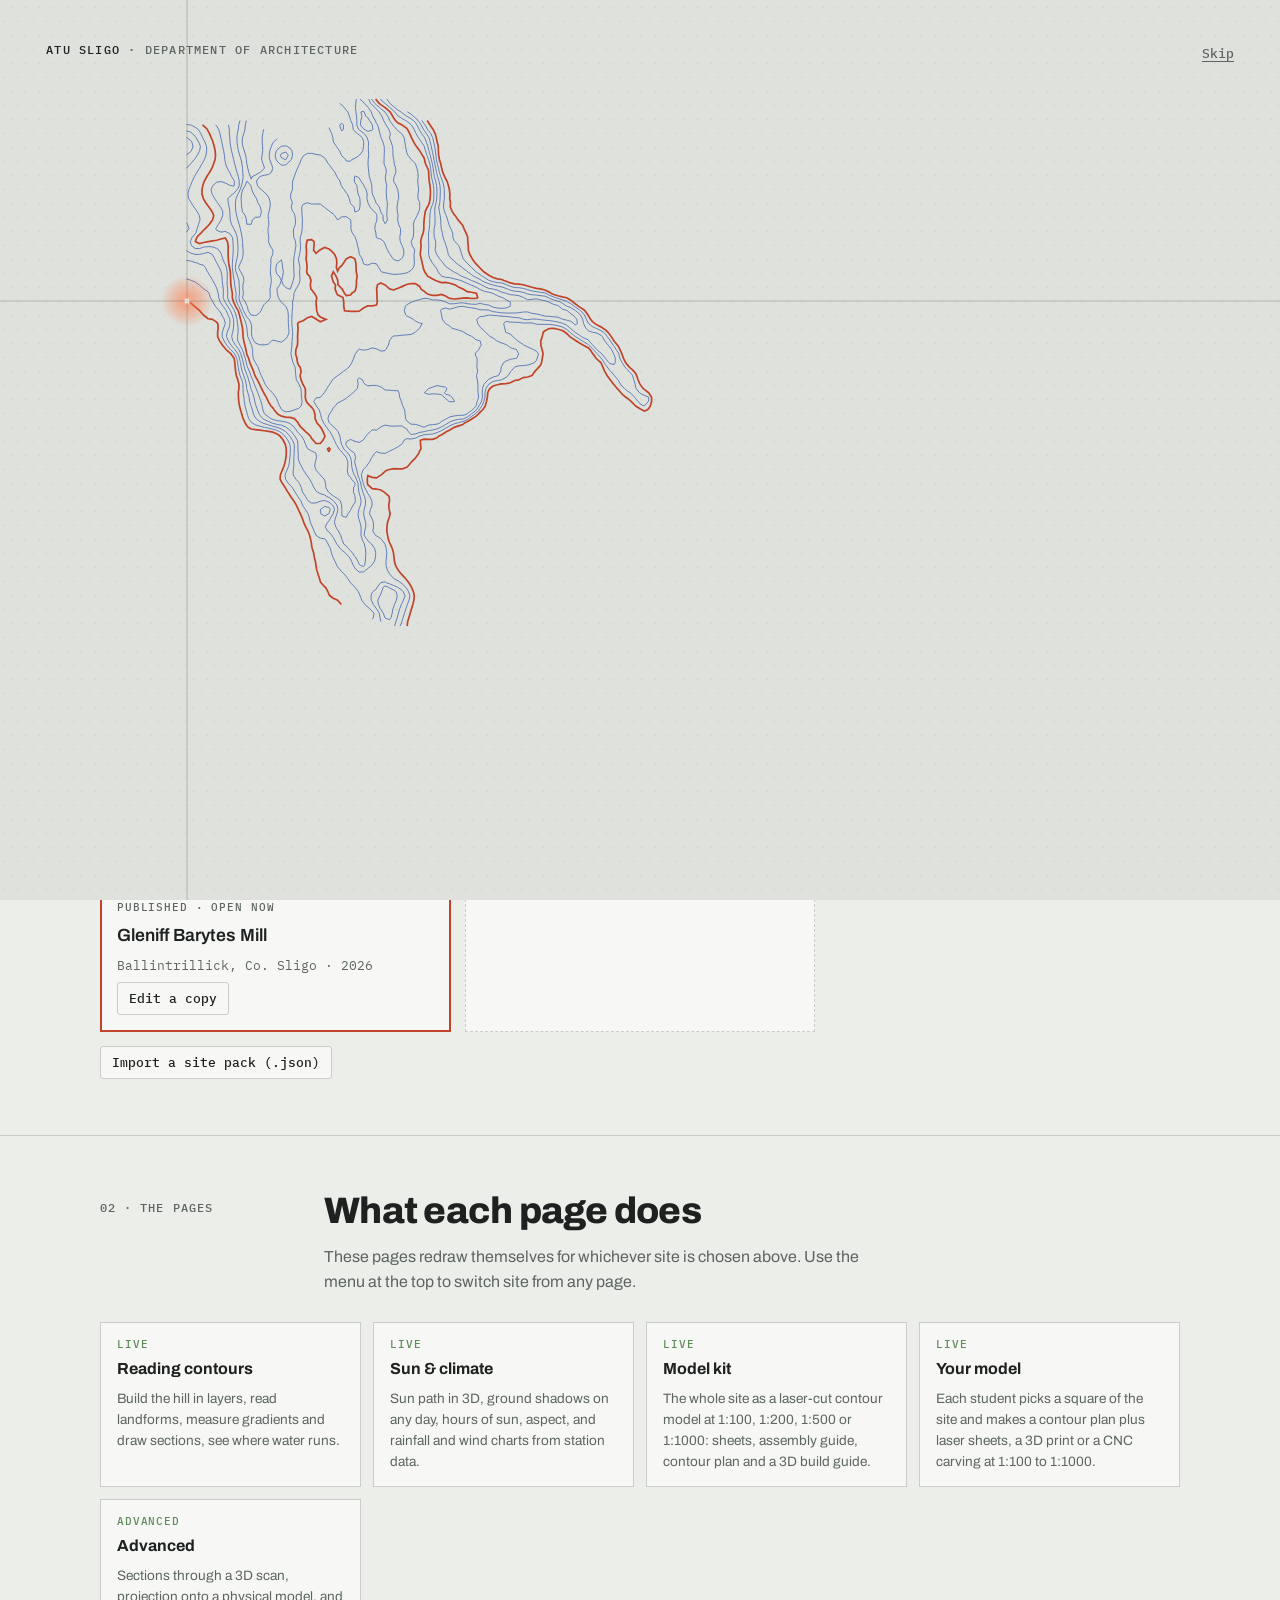
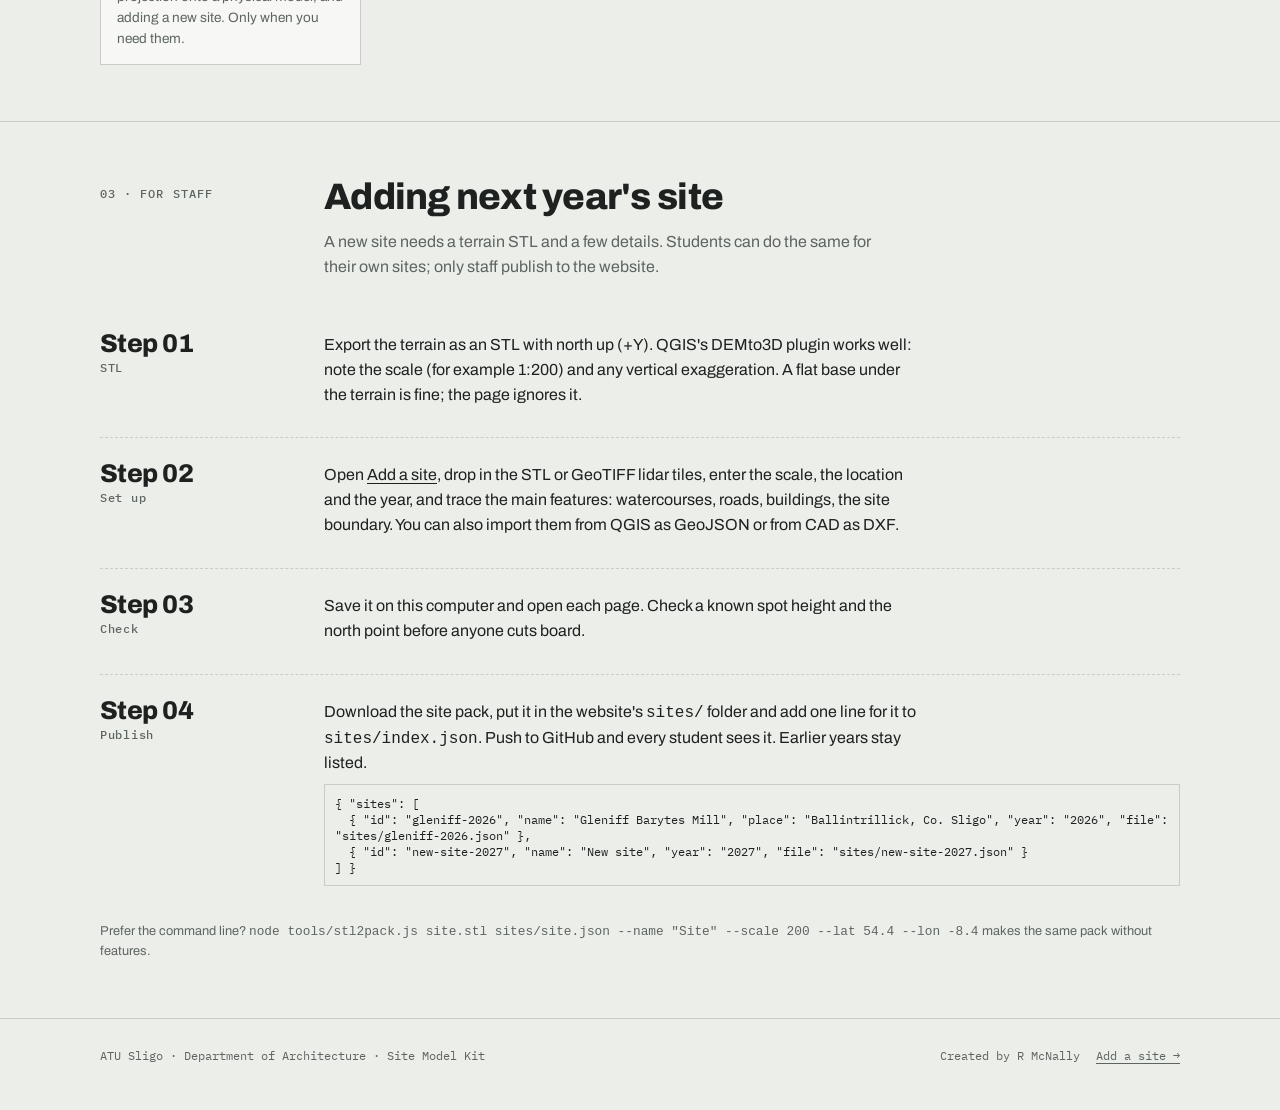
<file: index.html>
<!doctype html>
<html lang="en">
<head>
<meta charset="utf-8">
<meta name="viewport" content="width=device-width,initial-scale=1,viewport-fit=cover">
<title>Site Model Kit</title>
<meta name="description" content="Turn any site survey STL into contour drawings, sun and shadow studies and laser-cut site models. ATU Sligo, Department of Architecture.">
<link rel="preconnect" href="https://fonts.googleapis.com">
<link rel="preconnect" href="https://fonts.gstatic.com" crossorigin>
<link rel="stylesheet" href="https://fonts.googleapis.com/css2?family=Archivo:wght@400;600;800&family=IBM+Plex+Mono:wght@400;500&display=swap">
<link rel="stylesheet" href="css/site.css">
<link rel="stylesheet" href="css/contours.css">
<link rel="stylesheet" href="css/pages.css">
<link rel="stylesheet" href="css/kit.css">
<link rel="stylesheet" href="css/splash.css">
<script>
/* Splash gate: runs before paint so the home page never flashes first. Plays once per browser session;
   add ?intro to the address to replay it (?intro=laser or ?intro=sweep to choose). See js/splash.js. */
(function () {
  var d = document.documentElement, f = /[?&]intro\b/.test(location.search), seen = false;
  try { seen = sessionStorage.getItem('sitekit-intro') === '1'; } catch (e) { }
  var reduce = matchMedia('(prefers-reduced-motion: reduce)').matches;
  if (f || (!seen && !reduce)) {
    d.classList.add('intro-pending');
    setTimeout(function () { if (!window.__introStarted) d.classList.remove('intro-pending'); }, 4000);   // safety net
  }
})();
</script>
</head>
<body>
<header class="top" id="top"></header>

<main>
  <div class="wrap hero">
    <div>
      <div class="eyebrow">ATU Sligo · Department of Architecture · Site Model Kit</div>
      <h1>Any site, layer by <em>layer</em>.</h1>
      <p class="lede">Load a terrain STL and this website turns it into a contour lesson, sun and shadow studies, a laser-cut model kit for the whole site, and a model of each student's own square. Every page works from the site chosen here.</p>
      <p class="onpage"><a href="#sites">Sites</a> · <a href="#pages">The pages</a> · <a href="#staff">For staff</a></p>
    </div>
    <dl class="spec" id="spec">
      <div><dt>Site</dt><dd id="sName">—</dd></div>
      <div><dt>Year</dt><dd id="sYear">—</dd></div>
      <div><dt>Survey extent</dt><dd id="sSize">—</dd></div>
      <div><dt>Ground levels</dt><dd id="sLevels">—</dd></div>
      <div><dt>Location</dt><dd id="sLoc">—</dd></div>
      <div><dt>Features</dt><dd id="sFeat">—</dd></div>
    </dl>
  </div>

  <section id="sites">
    <div class="wrap">
      <div class="sec-head">
        <div class="eyebrow">01 · Sites</div>
        <div>
          <h2>Choose a site</h2>
          <p>Sites published with the website are available to everyone. Sites you add yourself are kept in this browser on this computer until you download them as a site pack.</p>
        </div>
      </div>
      <div class="sitegrid" id="siteGrid"></div>
      <div class="row" style="margin-top:14px">
        <label class="btnlink" for="importPack">Import a site pack (.json)</label>
        <input type="file" id="importPack" accept=".json,application/json" hidden>
        <span class="small" id="importMsg"></span>
      </div>
    </div>
  </section>

  <section id="pages">
    <div class="wrap">
      <div class="sec-head">
        <div class="eyebrow">02 · The pages</div>
        <div>
          <h2>What each page does</h2>
          <p>These pages redraw themselves for whichever site is chosen above. Use the menu at the top to switch site from any page.</p>
        </div>
      </div>
      <div class="pages" id="pageCards">
        <a class="pagecard" data-page="contours.html" href="contours.html"><span class="st live">Live</span><strong>Reading contours</strong><span>Build the hill in layers, read landforms, measure gradients and draw sections, see where water runs.</span></a>
        <a class="pagecard" data-page="sun.html" href="sun.html"><span class="st live">Live</span><strong>Sun &amp; climate</strong><span>Sun path in 3D, ground shadows on any day, hours of sun, aspect, and rainfall and wind charts from station data.</span></a>
        <a class="pagecard" data-page="kit.html" href="kit.html"><span class="st live">Live</span><strong>Model kit</strong><span>The whole site as a laser-cut contour model at 1:100, 1:200, 1:500 or 1:1000: sheets, assembly guide, contour plan and a 3D build guide.</span></a>
        <a class="pagecard" data-page="model.html" href="model.html"><span class="st live">Live</span><strong>Your model</strong><span>Each student picks a square of the site and makes a contour plan plus laser sheets, a 3D print or a CNC carving at 1:100 to 1:1000.</span></a>
        <a class="pagecard" data-page="advanced.html" href="advanced.html"><span class="st live">Advanced</span><strong>Advanced</strong><span>Sections through a 3D scan, projection onto a physical model, and adding a new site. Only when you need them.</span></a>
      </div>
    </div>
  </section>

  <section id="staff">
    <div class="wrap">
      <div class="sec-head">
        <div class="eyebrow">03 · For staff</div>
        <div>
          <h2>Adding next year's site</h2>
          <p>A new site needs a terrain STL and a few details. Students can do the same for their own sites; only staff publish to the website.</p>
        </div>
      </div>
      <ol class="steps">
        <li><div class="n">STL</div><div><p>Export the terrain as an STL with north up (+Y). QGIS's DEMto3D plugin works well: note the scale (for example 1:200) and any vertical exaggeration. A flat base under the terrain is fine; the page ignores it.</p></div></li>
        <li><div class="n">Set up</div><div><p>Open <a href="setup.html">Add a site</a>, drop in the STL or GeoTIFF lidar tiles, enter the scale, the location and the year, and trace the main features: watercourses, roads, buildings, the site boundary. You can also import them from QGIS as GeoJSON or from CAD as DXF.</p></div></li>
        <li><div class="n">Check</div><div><p>Save it on this computer and open each page. Check a known spot height and the north point before anyone cuts board.</p></div></li>
        <li><div class="n">Publish</div><div><p>Download the site pack, put it in the website's <code>sites/</code> folder and add one line for it to <code>sites/index.json</code>. Push to GitHub and every student sees it. Earlier years stay listed.</p>
          <code class="blk">{ "sites": [
  { "id": "gleniff-2026", "name": "Gleniff Barytes Mill", "place": "Ballintrillick, Co. Sligo", "year": "2026", "file": "sites/gleniff-2026.json" },
  { "id": "new-site-2027", "name": "New site", "year": "2027", "file": "sites/new-site-2027.json" }
] }</code></div></li>
      </ol>
      <p class="small" style="margin-top:14px">Prefer the command line? <code>node tools/stl2pack.js site.stl sites/site.json --name "Site" --scale 200 --lat 54.4 --lon -8.4</code> makes the same pack without features.</p>
    </div>
  </section>
</main>

<footer>
  <div class="wrap"><span>ATU Sligo · Department of Architecture · Site Model Kit</span><span class="credit">Created by R McNally</span><a href="setup.html">Add a site →</a></div>
</footer>

<script src="js/sitekit.js"></script>
<script src="js/splash.js"></script>
<script src="js/site.js"></script>
<script src="js/home.js"></script>
</body>
</html>
</file>
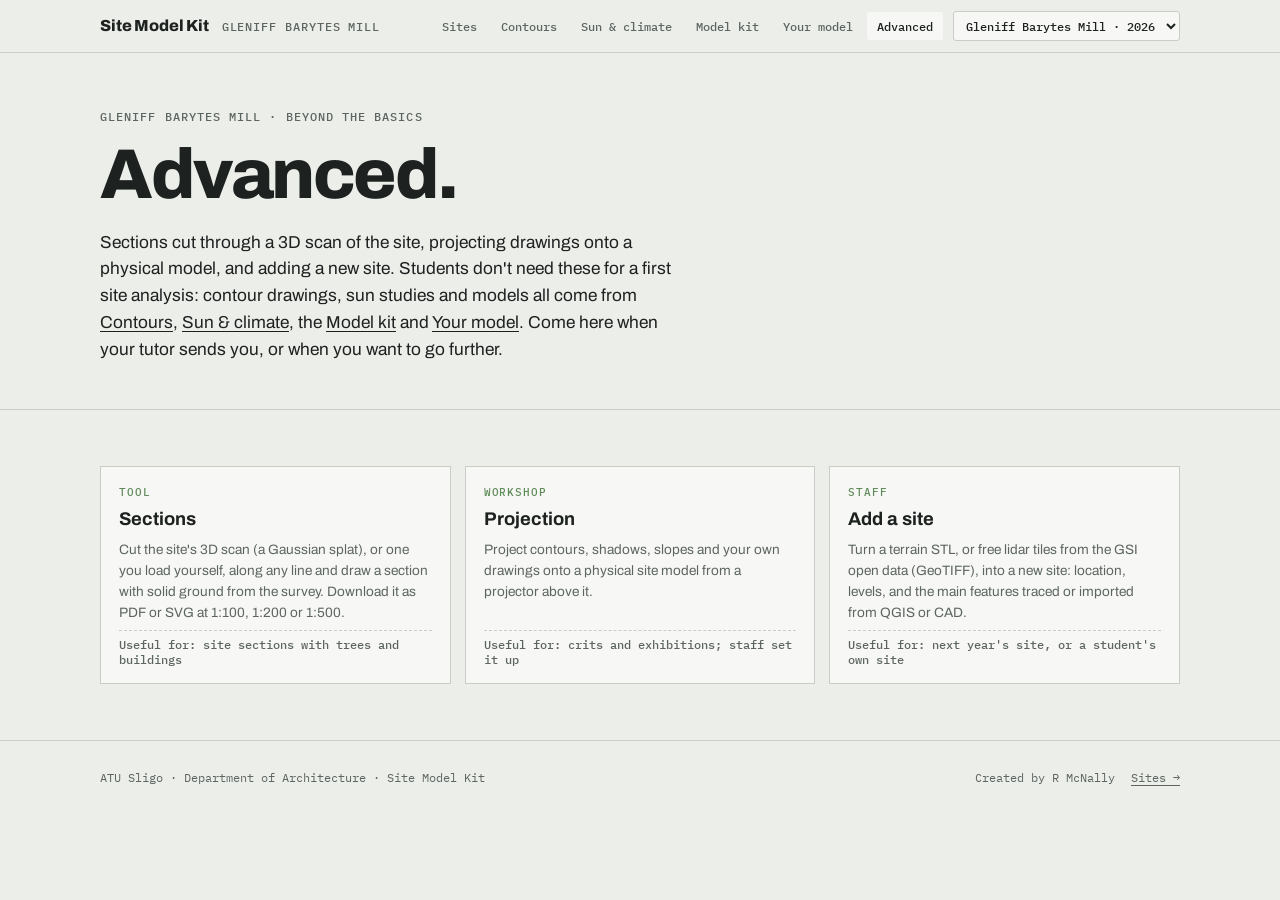
<file: advanced.html>
<!doctype html>
<html lang="en">
<head>
<meta charset="utf-8">
<meta name="viewport" content="width=device-width,initial-scale=1,viewport-fit=cover">
<title>Site Model Kit Advanced</title>
<meta name="description" content="Advanced tools in the Site Model Kit: sections through a 3D scan of the site, projection onto a physical model, and adding a new site. ATU Sligo, Department of Architecture.">
<link rel="preconnect" href="https://fonts.googleapis.com">
<link rel="preconnect" href="https://fonts.gstatic.com" crossorigin>
<link rel="stylesheet" href="https://fonts.googleapis.com/css2?family=Archivo:wght@400;600;800&family=IBM+Plex+Mono:wght@400;500&display=swap">
<link rel="stylesheet" href="css/site.css">
<link rel="stylesheet" href="css/contours.css">
<link rel="stylesheet" href="css/pages.css">
<link rel="stylesheet" href="css/kit.css">
<style>
.adv{display:grid;grid-template-columns:repeat(auto-fit,minmax(250px,1fr));gap:14px}
.adv .pagecard{padding:18px 18px 16px}
.adv .pagecard strong{font-size:1.15rem}
.adv .pagecard .need{font:500 .72rem var(--mono);color:var(--muted);margin-top:auto;padding-top:6px;border-top:1px dashed var(--rule)}
</style>
</head>
<body>
<header class="top" id="top"></header>

<main>
  <div class="wrap hero">
    <div>
      <div class="eyebrow"><span data-site="name">The site</span> · beyond the basics</div>
      <h1>Advanced.</h1>
      <p class="lede">Sections cut through a 3D scan of the site, projecting drawings onto a physical model, and adding a new site. Students don't need these for a first site analysis: contour drawings, sun studies and models all come from <a href="contours.html" data-sitelink>Contours</a>, <a href="sun.html" data-sitelink>Sun &amp; climate</a>, the <a href="kit.html" data-sitelink>Model kit</a> and <a href="model.html" data-sitelink>Your model</a>. Come here when your tutor sends you, or when you want to go further.</p>
    </div>
  </div>

  <section>
    <div class="wrap">
      <div class="adv">
        <a class="pagecard" href="sections.html" data-sitelink><span class="st live">Tool</span><strong>Sections</strong><span>Cut the site's 3D scan (a Gaussian splat), or one you load yourself, along any line and draw a section with solid ground from the survey. Download it as PDF or SVG at 1:100, 1:200 or 1:500.</span><span class="need">Useful for: site sections with trees and buildings</span></a>
        <a class="pagecard" href="project.html" data-sitelink><span class="st live">Workshop</span><strong>Projection</strong><span>Project contours, shadows, slopes and your own drawings onto a physical site model from a projector above it.</span><span class="need">Useful for: crits and exhibitions; staff set it up</span></a>
        <a class="pagecard" href="setup.html"><span class="st live">Staff</span><strong>Add a site</strong><span>Turn a terrain STL, or free lidar tiles from the GSI open data (GeoTIFF), into a new site: location, levels, and the main features traced or imported from QGIS or CAD.</span><span class="need">Useful for: next year's site, or a student's own site</span></a>
      </div>
    </div>
  </section>
</main>

<footer>
  <div class="wrap"><span>ATU Sligo · Department of Architecture · Site Model Kit</span><span class="credit">Created by R McNally</span><a href="index.html" data-sitelink>Sites →</a></div>
</footer>

<script src="js/sitekit.js"></script>
<script src="js/site.js"></script>
<script>
(async function () { const G = await window.loadSite('advanced.html', { allowEmpty: true }); if (G) fillSite(G); })();
</script>
</body>
</html>
</file>
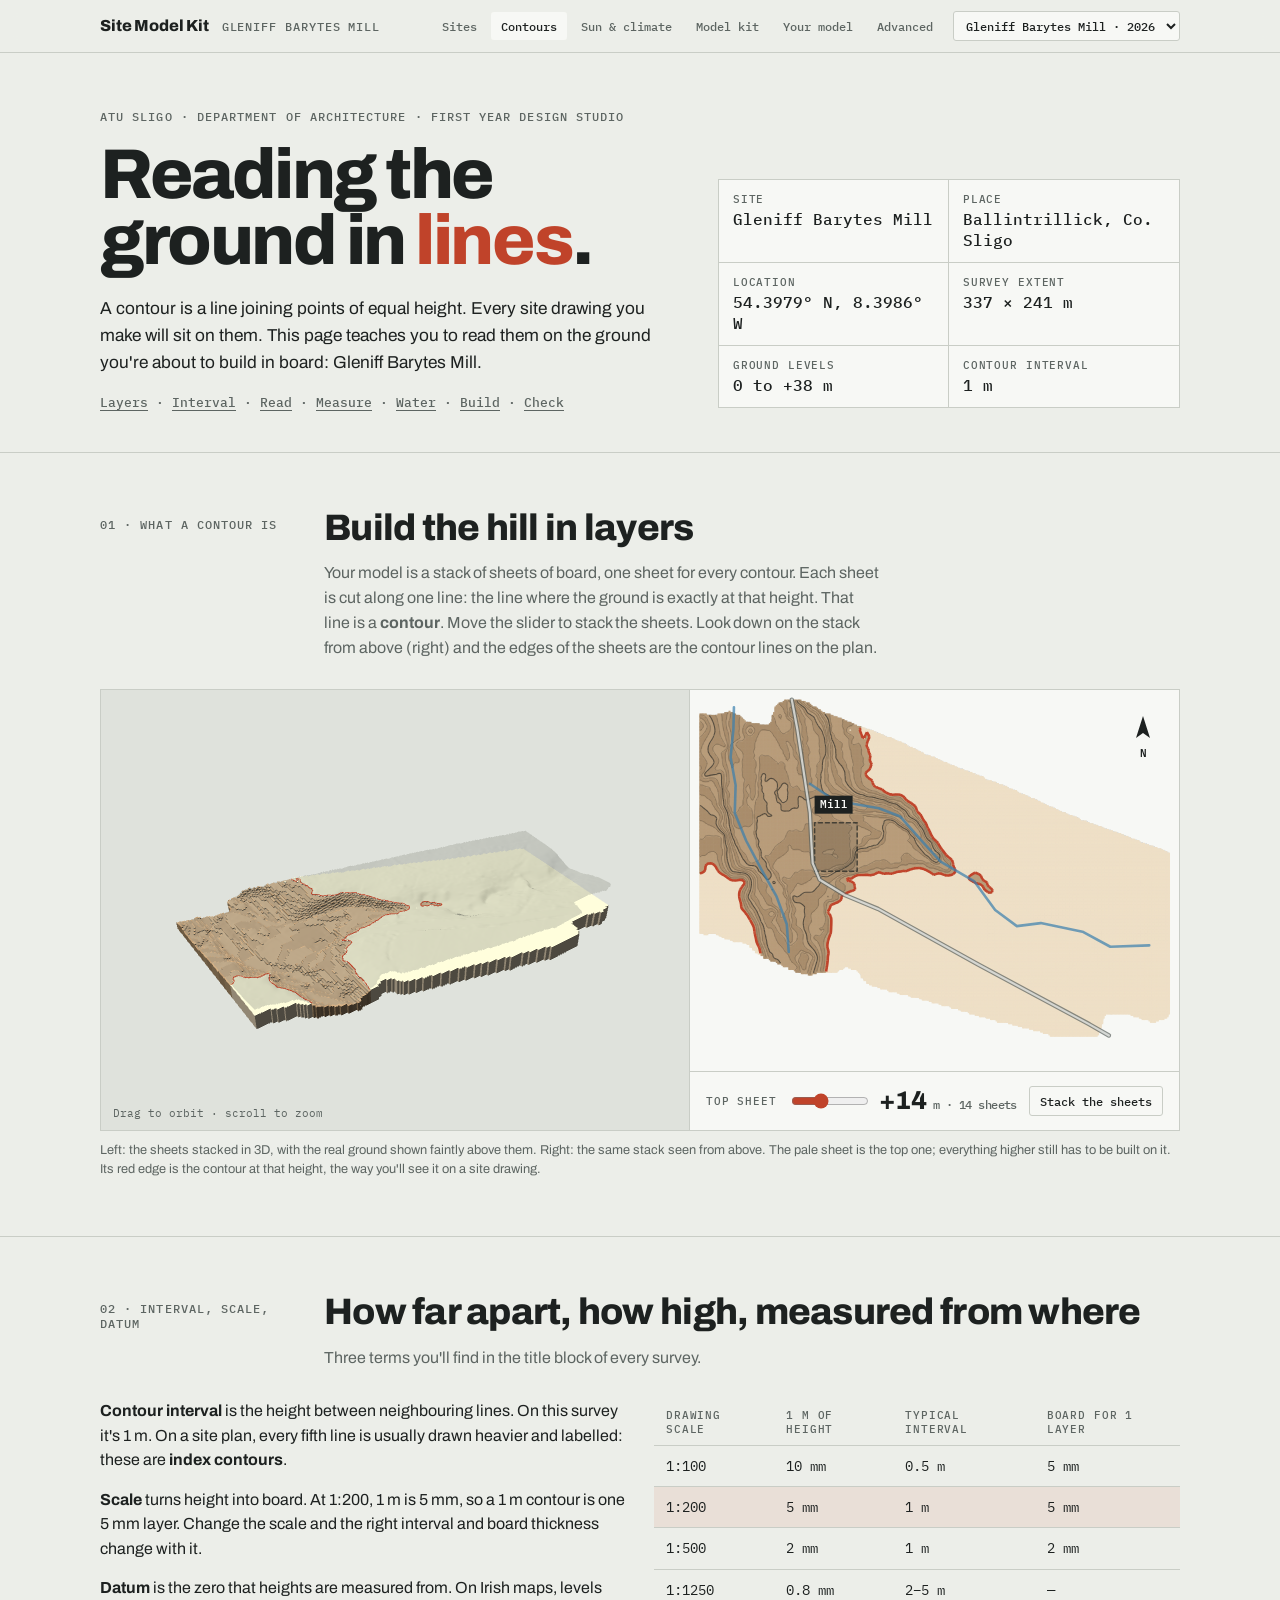
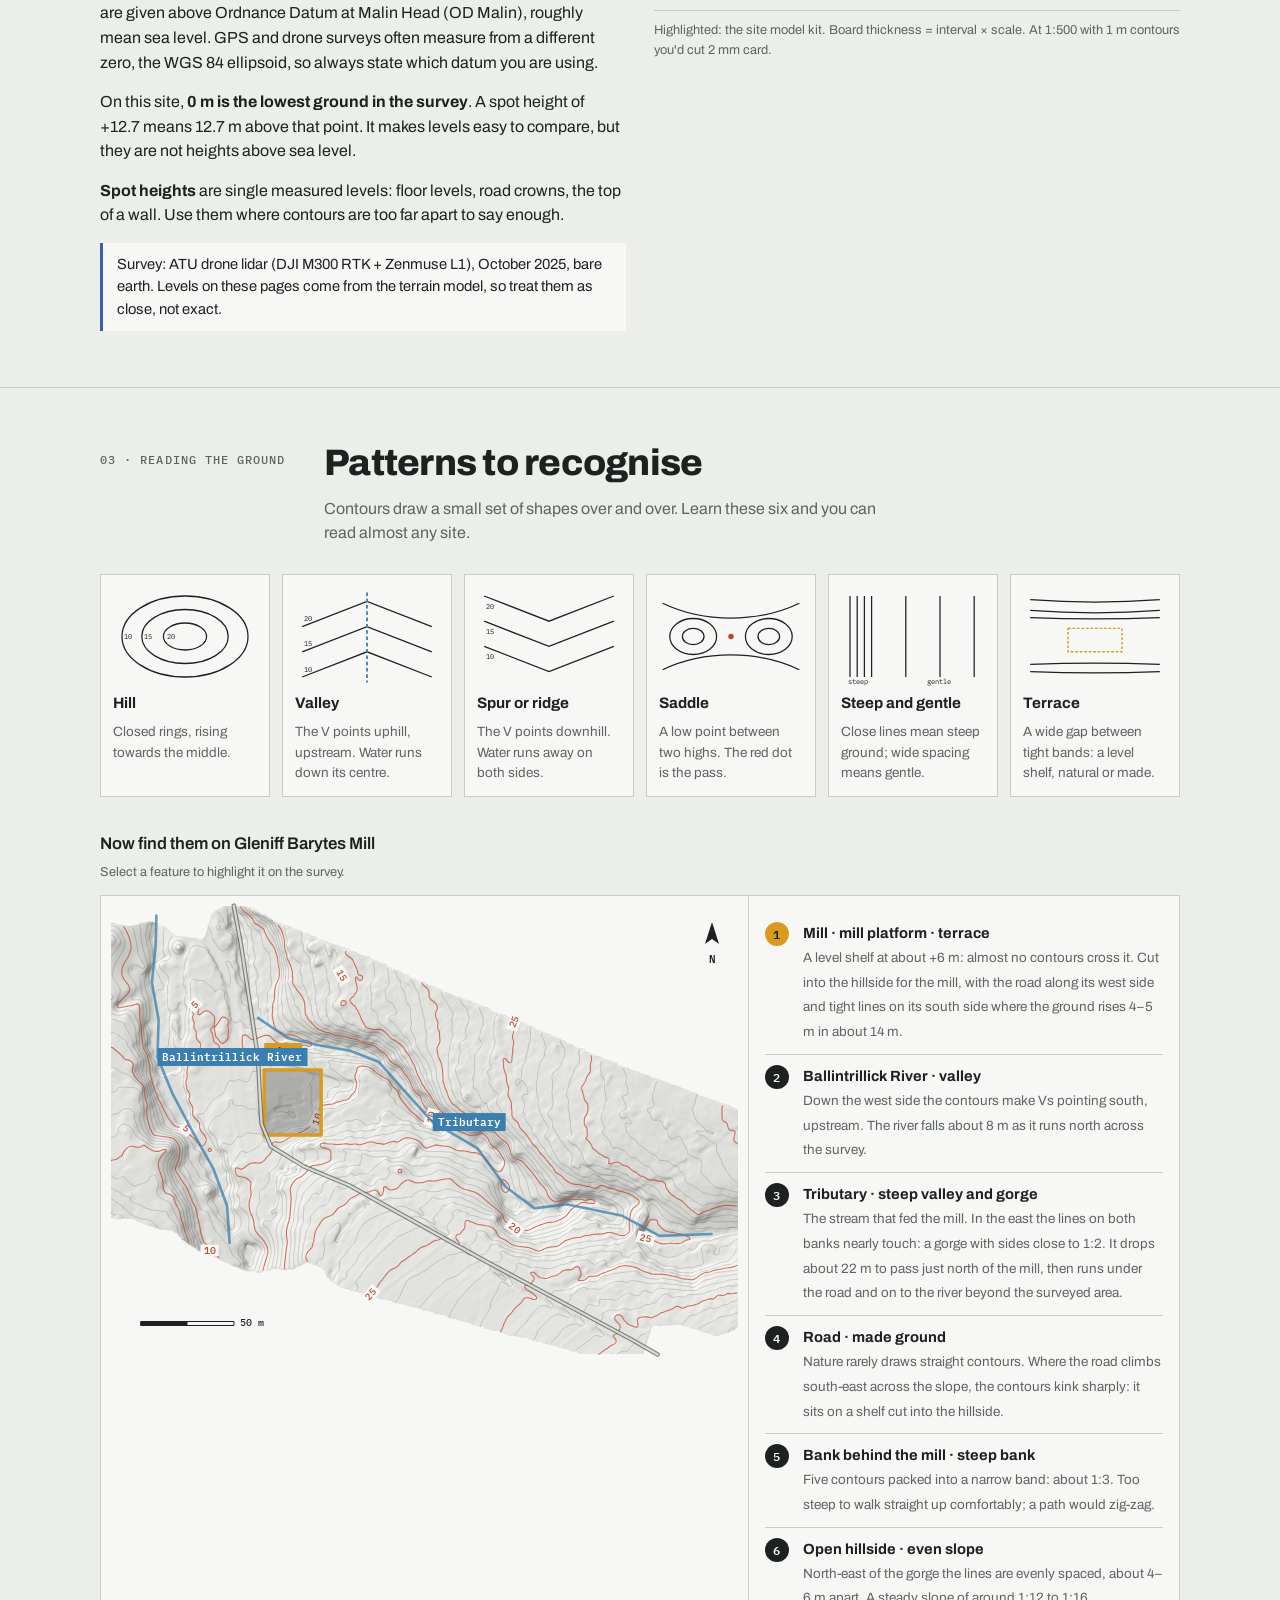
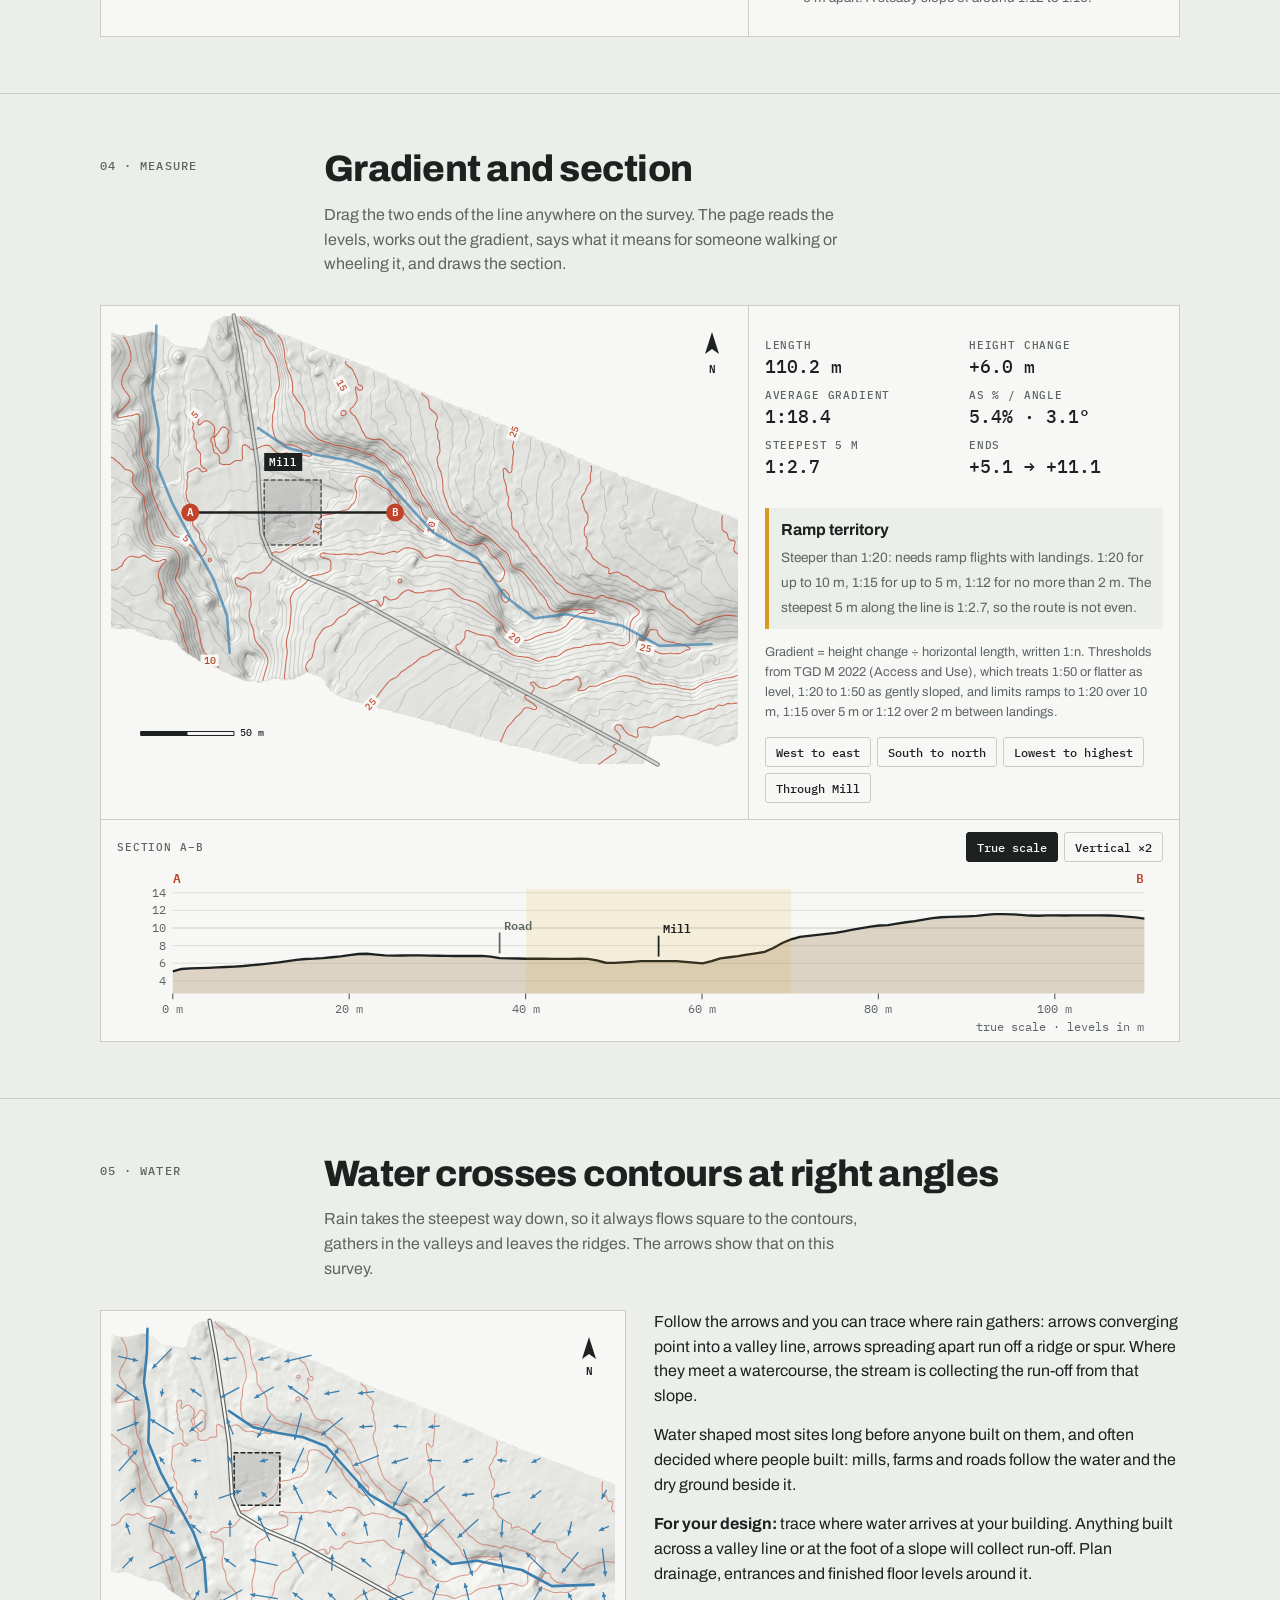
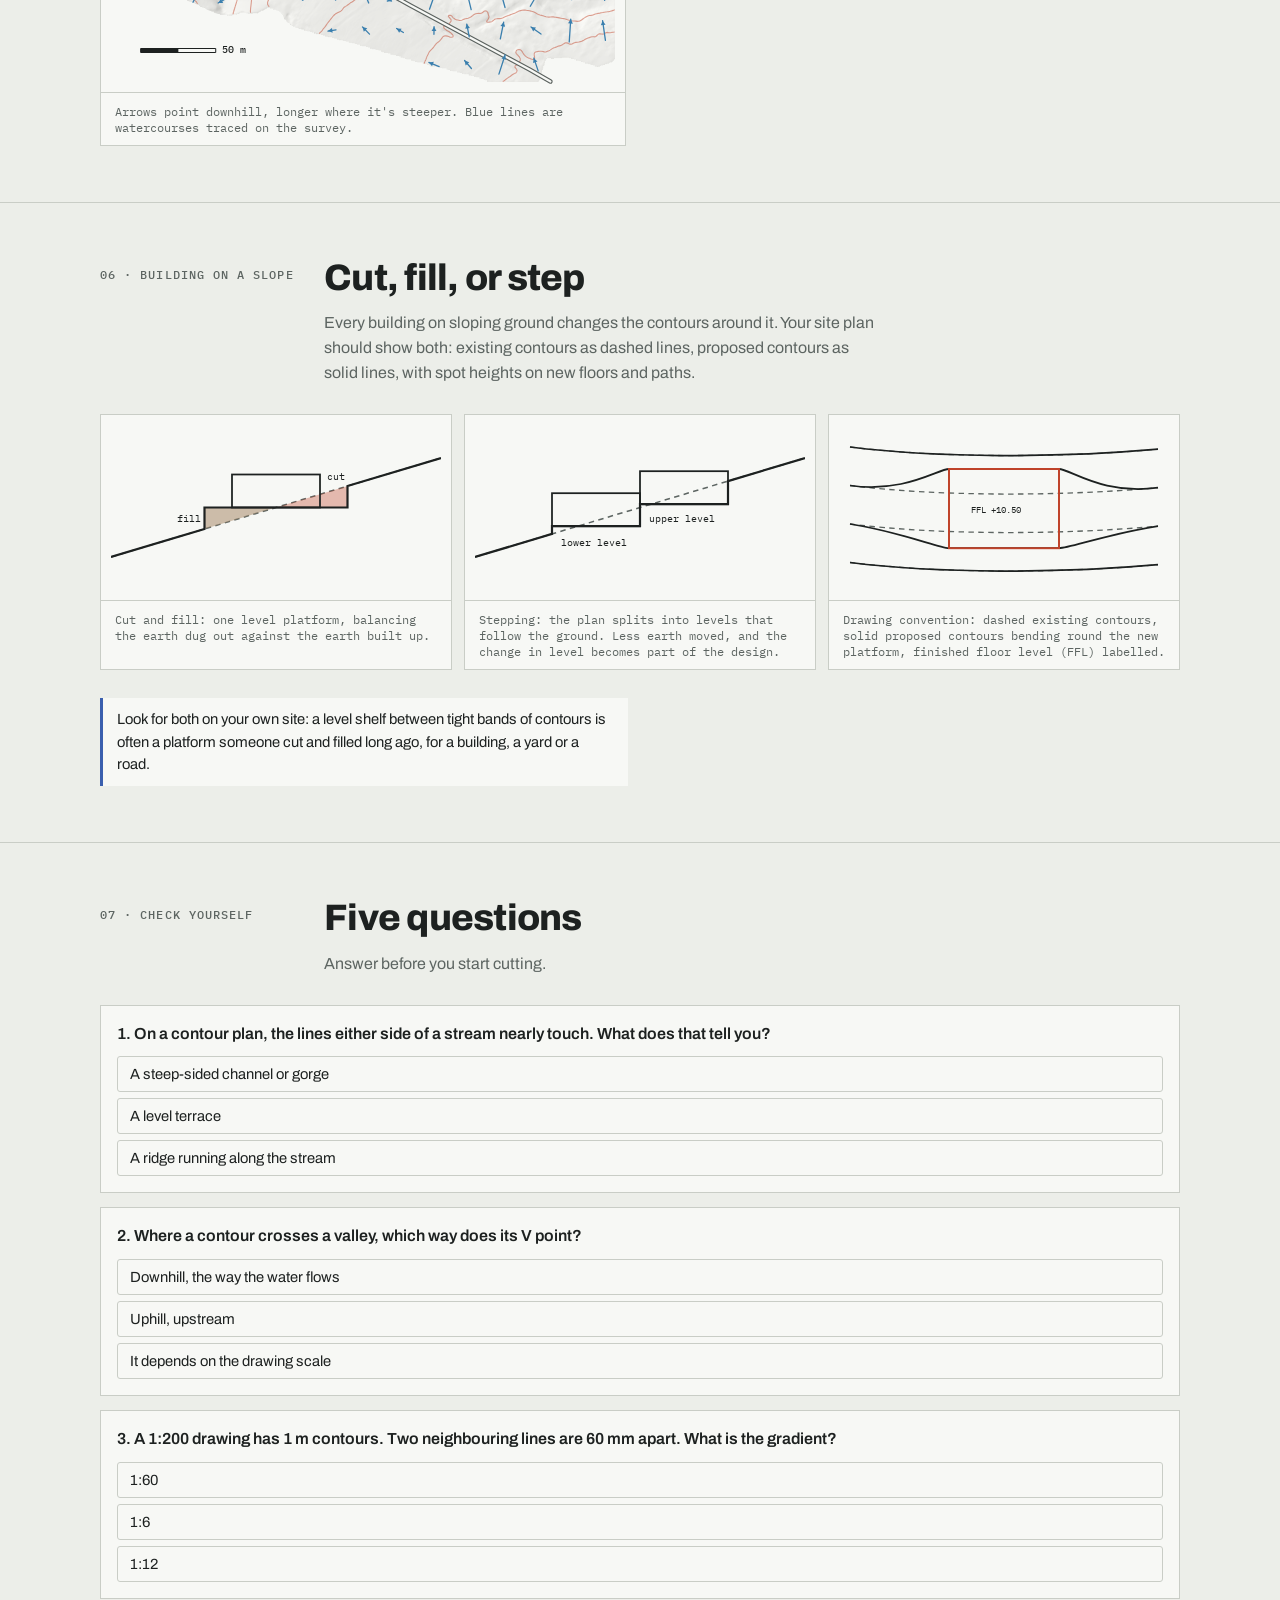
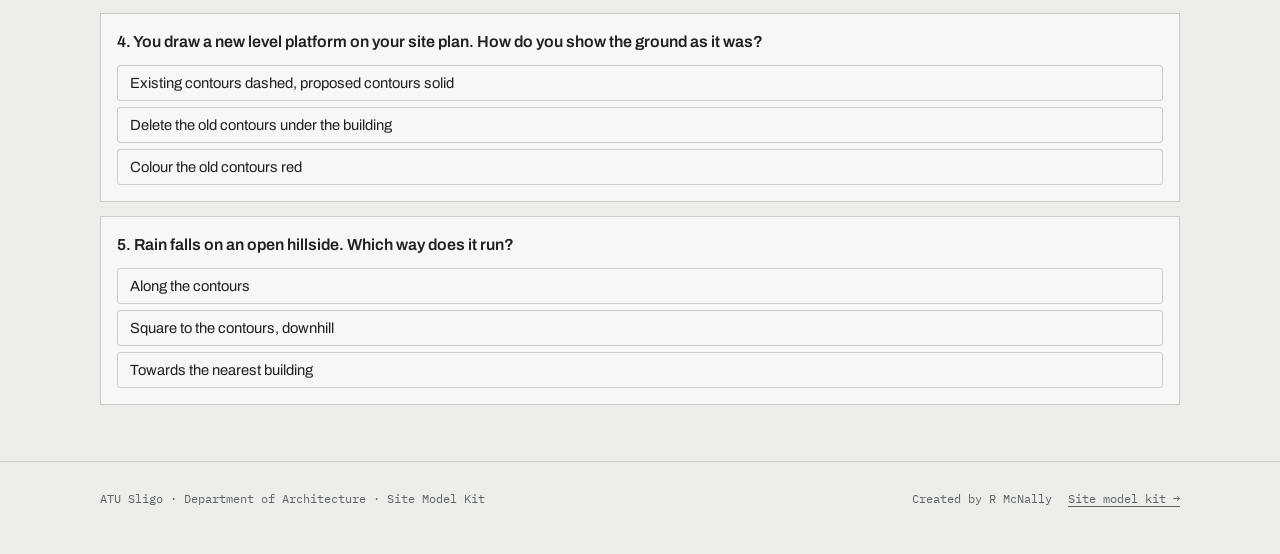
<file: contours.html>
<!doctype html>
<html lang="en">
<head>
<meta charset="utf-8">
<meta name="viewport" content="width=device-width,initial-scale=1,viewport-fit=cover">
<title>Reading Contours</title>
<meta name="description" content="An introduction to contours for first-year architecture students, taught on the real terrain of your site. ATU Sligo, Department of Architecture.">
<link rel="preconnect" href="https://fonts.googleapis.com">
<link rel="preconnect" href="https://fonts.gstatic.com" crossorigin>
<link rel="stylesheet" href="https://fonts.googleapis.com/css2?family=Archivo:wght@400;600;800&family=IBM+Plex+Mono:wght@400;500&display=swap">
<link rel="stylesheet" href="css/site.css">
<link rel="stylesheet" href="css/pages.css">
<link rel="stylesheet" href="css/contours.css">
<link rel="stylesheet" href="css/kit.css">
</head>
<body>

<header class="top" id="top"></header>

<main>
  <div class="wrap hero">
    <div>
      <div class="eyebrow">ATU Sligo · Department of Architecture · First Year Design Studio</div>
      <h1>Reading the ground in <em>lines</em>.</h1>
      <p class="lede">A contour is a line joining points of equal height. Every site drawing you make will sit on them. This page teaches you to read them on the ground you're about to build in board: <span data-site="name">the site</span>.</p>
      <p class="onpage"><a href="#slice">Layers</a> · <a href="#interval">Interval</a> · <a href="#read">Read</a> · <a href="#measure">Measure</a> · <a href="#water">Water</a> · <a href="#build">Build</a> · <a href="#check">Check</a></p>
    </div>
    <dl class="spec">
      <div><dt>Site</dt><dd data-site="name">—</dd></div>
      <div><dt>Place</dt><dd data-site="place">—</dd></div>
      <div><dt>Location</dt><dd data-site="ll">—</dd></div>
      <div><dt>Survey extent</dt><dd data-site="size">—</dd></div>
      <div><dt>Ground levels</dt><dd data-site="levels">—</dd></div>
      <div><dt>Contour interval</dt><dd data-site="ci">—</dd></div>
    </dl>
  </div>

  <!-- 01 slice -->
  <section id="slice">
    <div class="wrap">
      <div class="sec-head">
        <div class="eyebrow">01 · What a contour is</div>
        <div>
          <h2>Build the hill in layers</h2>
          <p>Your model is a stack of sheets of board, one sheet for every contour. Each sheet is cut along one line: the line where the ground is exactly at that height. That line is a <strong>contour</strong>. Move the slider to stack the sheets. Look down on the stack from above (right) and the edges of the sheets are the contour lines on the plan.</p>
        </div>
      </div>
      <div class="slicer">
        <div class="stage" id="sliceStage">
          <canvas id="sliceGL" aria-label="3D view of the site built up from sheets of board, with the real ground shown faintly above"></canvas>
          <div class="hint">Drag to orbit · scroll to zoom</div>
        </div>
        <div class="plan">
          <canvas id="slicePlan" aria-label="Plan of the stacked sheets seen from above, with the edge of the top sheet drawn in red"></canvas>
          <div class="ctrl">
            <label class="lbl" for="lvl">Top sheet</label>
            <input type="range" id="lvl" min="1" max="41" step="1" value="12">
            <div class="val"><span id="lvlTxt">—</span><small> m · <span id="lvlSheets">—</span></small></div>
            <button type="button" id="lvlPlay">Stack the sheets</button>
          </div>
        </div>
      </div>
      <p class="small" style="margin-top:10px">Left: the sheets stacked in 3D, with the real ground shown faintly above them. Right: the same stack seen from above. The pale sheet is the top one; everything higher still has to be built on it. Its red edge is the contour at that height, the way you'll see it on a site drawing.</p>
    </div>
  </section>

  <!-- 02 interval -->
  <section id="interval">
    <div class="wrap">
      <div class="sec-head">
        <div class="eyebrow">02 · Interval, scale, datum</div>
        <div>
          <h2>How far apart, how high, measured from where</h2>
          <p>Three terms you'll find in the title block of every survey.</p>
        </div>
      </div>
      <div class="two">
        <div class="prose">
          <p><strong>Contour interval</strong> is the height between neighbouring lines. On this survey it's <span data-site="ci">1 m</span>. On a site plan, every fifth line is usually drawn heavier and labelled: these are <strong>index contours</strong>.</p>
          <p><strong>Scale</strong> turns height into board. At 1:200, 1 m is 5 mm, so a 1 m contour is one 5 mm layer. Change the scale and the right interval and board thickness change with it.</p>
          <p><strong>Datum</strong> is the zero that heights are measured from. On Irish maps, levels are given above Ordnance Datum at Malin Head (OD Malin), roughly mean sea level. GPS and drone surveys often measure from a different zero, the WGS 84 ellipsoid, so always state which datum you are using.</p>
          <p data-site="datum"></p>
          <p><strong>Spot heights</strong> are single measured levels: floor levels, road crowns, the top of a wall. Use them where contours are too far apart to say enough.</p>
          <div class="callout" data-site="survey"></div>
        </div>
        <div>
          <div class="tbl-wrap">
          <table>
            <thead><tr><th>Drawing scale</th><th>1 m of height</th><th>Typical interval</th><th>Board for 1 layer</th></tr></thead>
            <tbody>
              <tr><td class="num">1:100</td><td class="num">10 mm</td><td class="num">0.5 m</td><td class="num">5 mm</td></tr>
              <tr class="here"><td class="num">1:200</td><td class="num">5 mm</td><td class="num">1 m</td><td class="num">5 mm</td></tr>
              <tr><td class="num">1:500</td><td class="num">2 mm</td><td class="num">1 m</td><td class="num">2 mm</td></tr>
              <tr><td class="num">1:1250</td><td class="num">0.8 mm</td><td class="num">2–5 m</td><td class="num">—</td></tr>
            </tbody>
          </table>
          </div>
          <p class="small" style="margin-top:10px">Highlighted: the site model kit. Board thickness = interval × scale. At 1:500 with 1 m contours you'd cut 2 mm card.</p>
        </div>
      </div>
    </div>
  </section>

  <!-- 03 read -->
  <section id="read">
    <div class="wrap">
      <div class="sec-head">
        <div class="eyebrow">03 · Reading the ground</div>
        <div>
          <h2>Patterns to recognise</h2>
          <p>Contours draw a small set of shapes over and over. Learn these six and you can read almost any site.</p>
        </div>
      </div>
      <div class="forms" id="forms">
        <div class="form">
          <svg viewBox="0 0 160 110" aria-hidden="true"><g fill="none" stroke="currentColor" stroke-width="1.4"><ellipse cx="80" cy="55" rx="70" ry="45"/><ellipse cx="80" cy="55" rx="48" ry="30"/><ellipse cx="80" cy="55" rx="24" ry="15"/></g><g font-family="IBM Plex Mono,monospace" font-size="8" fill="currentColor"><text x="12" y="58">10</text><text x="34" y="58">15</text><text x="60" y="58">20</text></g></svg>
          <strong>Hill</strong><span>Closed rings, rising towards the middle.</span>
        </div>
        <div class="form">
          <svg viewBox="0 0 160 110" aria-hidden="true"><g fill="none" stroke="currentColor" stroke-width="1.4"><path d="M8 100 L80 72 L152 100"/><path d="M8 72 L80 44 L152 72"/><path d="M8 44 L80 16 L152 44"/></g><path d="M80 6 V106" stroke="var(--water)" stroke-width="2" stroke-dasharray="4 3" fill="none"/><g font-family="IBM Plex Mono,monospace" font-size="8" fill="currentColor"><text x="10" y="94">10</text><text x="10" y="66">15</text><text x="10" y="38">20</text></g></svg>
          <strong>Valley</strong><span>The V points uphill, upstream. Water runs down its centre.</span>
        </div>
        <div class="form">
          <svg viewBox="0 0 160 110" aria-hidden="true"><g fill="none" stroke="currentColor" stroke-width="1.4"><path d="M8 10 L80 38 L152 10"/><path d="M8 38 L80 66 L152 38"/><path d="M8 66 L80 94 L152 66"/></g><g font-family="IBM Plex Mono,monospace" font-size="8" fill="currentColor"><text x="10" y="80">10</text><text x="10" y="52">15</text><text x="10" y="24">20</text></g></svg>
          <strong>Spur or ridge</strong><span>The V points downhill. Water runs away on both sides.</span>
        </div>
        <div class="form">
          <svg viewBox="0 0 160 110" aria-hidden="true"><g fill="none" stroke="currentColor" stroke-width="1.4"><ellipse cx="38" cy="55" rx="26" ry="20"/><ellipse cx="38" cy="55" rx="12" ry="9"/><ellipse cx="122" cy="55" rx="26" ry="20"/><ellipse cx="122" cy="55" rx="12" ry="9"/><path d="M4 18 C50 40 110 40 156 18"/><path d="M4 92 C50 70 110 70 156 92"/></g><circle cx="80" cy="55" r="3" fill="var(--accent)"/></svg>
          <strong>Saddle</strong><span>A low point between two highs. The red dot is the pass.</span>
        </div>
        <div class="form">
          <svg viewBox="0 0 160 110" aria-hidden="true"><g fill="none" stroke="currentColor" stroke-width="1.4"><path d="M10 10 V100"/><path d="M18 10 V100"/><path d="M26 10 V100"/><path d="M34 10 V100"/><path d="M72 10 V100"/><path d="M110 10 V100"/><path d="M148 10 V100"/></g><g font-family="IBM Plex Mono,monospace" font-size="8" fill="currentColor"><text x="8" y="108">steep</text><text x="96" y="108">gentle</text></g></svg>
          <strong>Steep and gentle</strong><span>Close lines mean steep ground; wide spacing means gentle.</span>
        </div>
        <div class="form">
          <svg viewBox="0 0 160 110" aria-hidden="true"><g fill="none" stroke="currentColor" stroke-width="1.4"><path d="M8 14 C60 18 100 18 152 14"/><path d="M8 26 C60 30 100 30 152 26"/><path d="M8 34 C60 36 100 36 152 34"/><path d="M8 86 C60 84 100 84 152 86"/><path d="M8 94 C60 96 100 96 152 94"/></g><rect x="50" y="46" width="60" height="26" fill="none" stroke="var(--gold)" stroke-width="1.6" stroke-dasharray="3 2"/></svg>
          <strong>Terrace</strong><span>A wide gap between tight bands: a level shelf, natural or made.</span>
        </div>
      </div>

      <h3 style="margin-top:34px">Now find them on <span data-site="name">the site</span></h3>
      <p class="small" style="margin-bottom:12px" id="readIntro">Select a feature to highlight it on the survey.</p>
      <div class="reader">
        <div class="canvas-wrap"><canvas id="readPlan" aria-label="Annotated contour plan of the site"></canvas></div>
        <div class="side">
          <ul class="feat" id="feat"></ul>
        </div>
      </div>
    </div>
  </section>

  <!-- 04 measure -->
  <section id="measure">
    <div class="wrap">
      <div class="sec-head">
        <div class="eyebrow">04 · Measure</div>
        <div>
          <h2>Gradient and section</h2>
          <p>Drag the two ends of the line anywhere on the survey. The page reads the levels, works out the gradient, says what it means for someone walking or wheeling it, and draws the section.</p>
        </div>
      </div>
      <div class="tool">
        <div class="tool-top">
          <div class="canvas-wrap"><canvas id="measurePlan" aria-label="Contour plan with a draggable section line"></canvas></div>
          <div class="readings">
            <dl class="rd">
              <div><dt>Length</dt><dd id="mLen">—</dd></div>
              <div><dt>Height change</dt><dd id="mRise">—</dd></div>
              <div><dt>Average gradient</dt><dd id="mGrad">—</dd></div>
              <div><dt>As % / angle</dt><dd id="mPct">—</dd></div>
              <div><dt>Steepest 5 m</dt><dd id="mMax">—</dd></div>
              <div><dt>Ends</dt><dd id="mEnds">—</dd></div>
            </dl>
            <div class="verdict" id="verdict"><b>—</b><span></span></div>
            <p class="small">Gradient = height change ÷ horizontal length, written 1:n. Thresholds from TGD M 2022 (Access and Use), which treats 1:50 or flatter as level, 1:20 to 1:50 as gently sloped, and limits ramps to 1:20 over 10 m, 1:15 over 5 m or 1:12 over 2 m between landings.</p>
            <div class="row">
              <button type="button" data-preset="we">West to east</button>
              <button type="button" data-preset="sn">South to north</button>
              <button type="button" data-preset="lohi">Lowest to highest</button>
              <button type="button" data-preset="focus" id="presetFocus" hidden>Through the main feature</button>
            </div>
          </div>
        </div>
        <div class="section-wrap">
          <div class="section-head">
            <div class="lbl">Section A–B</div>
            <div class="row" role="group" aria-label="Vertical scale">
              <button type="button" data-ex="1" aria-pressed="true">True scale</button>
              <button type="button" data-ex="2" aria-pressed="false">Vertical ×2</button>
            </div>
          </div>
          <svg id="sectionSvg" viewBox="0 0 900 230" role="img" aria-label="Ground section along the line"></svg>
        </div>
      </div>
    </div>
  </section>

  <!-- 05 water -->
  <section id="water">
    <div class="wrap">
      <div class="sec-head">
        <div class="eyebrow">05 · Water</div>
        <div>
          <h2>Water crosses contours at right angles</h2>
          <p>Rain takes the steepest way down, so it always flows square to the contours, gathers in the valleys and leaves the ridges. The arrows show that on this survey.</p>
        </div>
      </div>
      <div class="two">
        <div class="figure">
          <canvas id="waterPlan" aria-label="Plan with arrows showing the direction water flows" style="display:block;width:100%;height:auto"></canvas>
          <figcaption>Arrows point downhill, longer where it's steeper. Blue lines are watercourses traced on the survey.</figcaption>
        </div>
        <div class="prose">
          <p>Follow the arrows and you can trace where rain gathers: arrows converging point into a valley line, arrows spreading apart run off a ridge or spur. Where they meet a watercourse, the stream is collecting the run-off from that slope.</p>
          <p>Water shaped most sites long before anyone built on them, and often decided where people built: mills, farms and roads follow the water and the dry ground beside it.</p>
          <p><strong>For your design:</strong> trace where water arrives at your building. Anything built across a valley line or at the foot of a slope will collect run-off. Plan drainage, entrances and finished floor levels around it.</p>
        </div>
      </div>
    </div>
  </section>

  <!-- 06 build -->
  <section id="build">
    <div class="wrap">
      <div class="sec-head">
        <div class="eyebrow">06 · Building on a slope</div>
        <div>
          <h2>Cut, fill, or step</h2>
          <p>Every building on sloping ground changes the contours around it. Your site plan should show both: existing contours as dashed lines, proposed contours as solid lines, with spot heights on new floors and paths.</p>
        </div>
      </div>
      <div class="cutfill">
        <figure class="figure">
          <svg viewBox="0 0 300 150" aria-hidden="true">
            <path d="M0 120 L300 30" fill="none" stroke="var(--muted)" stroke-width="1.4" stroke-dasharray="5 4"/>
            <path d="M150 75 L215 75 L215 55.5 Z" fill="var(--cut)" opacity=".35"/>
            <path d="M85 94.5 L150 75 L85 75 Z" fill="var(--board)" opacity=".55"/>
            <path d="M0 120 L85 94.5 L85 75 L215 75 L215 55.5 L300 30" fill="none" stroke="var(--ink)" stroke-width="2"/>
            <rect x="110" y="45" width="80" height="30" fill="none" stroke="var(--ink)" stroke-width="1.6"/>
            <g font-family="IBM Plex Mono,monospace" font-size="9" fill="var(--ink)"><text x="196" y="50">cut</text><text x="60" y="88">fill</text></g>
          </svg>
          <figcaption>Cut and fill: one level platform, balancing the earth dug out against the earth built up.</figcaption>
        </figure>
        <figure class="figure">
          <svg viewBox="0 0 300 150" aria-hidden="true">
            <path d="M0 120 L300 30" fill="none" stroke="var(--muted)" stroke-width="1.4" stroke-dasharray="5 4"/>
            <path d="M0 120 L70 99 L70 92 L150 92 L150 72 L230 72 L230 51 L300 30" fill="none" stroke="var(--ink)" stroke-width="2"/>
            <rect x="70" y="62" width="80" height="30" fill="none" stroke="var(--ink)" stroke-width="1.6"/>
            <rect x="150" y="42" width="80" height="30" fill="none" stroke="var(--ink)" stroke-width="1.6"/>
            <g font-family="IBM Plex Mono,monospace" font-size="9" fill="var(--ink)"><text x="78" y="110">lower level</text><text x="158" y="88">upper level</text></g>
          </svg>
          <figcaption>Stepping: the plan splits into levels that follow the ground. Less earth moved, and the change in level becomes part of the design.</figcaption>
        </figure>
        <figure class="figure">
          <svg viewBox="0 0 300 150" aria-hidden="true">
            <g fill="none" stroke="var(--muted)" stroke-width="1.2" stroke-dasharray="5 4"><path d="M10 20 C90 30 200 30 290 22"/><path d="M10 55 C90 65 200 65 290 57"/><path d="M10 90 C90 100 200 100 290 92"/><path d="M10 125 C90 135 200 135 290 127"/></g>
            <g fill="none" stroke="var(--ink)" stroke-width="1.6"><path d="M10 20 C90 30 200 30 290 22"/><path d="M10 55 C60 62 90 40 100 40 L200 40 C210 40 240 64 290 57"/><path d="M10 90 C60 98 90 112 100 112 L200 112 C210 112 240 100 290 92"/><path d="M10 125 C90 135 200 135 290 127"/></g>
            <rect x="100" y="40" width="100" height="72" fill="none" stroke="var(--accent)" stroke-width="1.8"/>
            <g font-family="IBM Plex Mono,monospace" font-size="8" fill="var(--ink)"><text x="120" y="80">FFL +10.50</text></g>
          </svg>
          <figcaption>Drawing convention: dashed existing contours, solid proposed contours bending round the new platform, finished floor level (FFL) labelled.</figcaption>
        </figure>
      </div>
      <div class="callout" style="margin-top:28px">Look for both on your own site: a level shelf between tight bands of contours is often a platform someone cut and filled long ago, for a building, a yard or a road.</div>
    </div>
  </section>

  <!-- 07 check -->
  <section id="check">
    <div class="wrap">
      <div class="sec-head">
        <div class="eyebrow">07 · Check yourself</div>
        <div>
          <h2>Five questions</h2>
          <p>Answer before you start cutting. <span class="score" id="score"></span></p>
        </div>
      </div>
      <div class="quiz" id="quiz"></div>
    </div>
  </section>
</main>

<footer>
  <div class="wrap"><span>ATU Sligo · Department of Architecture · Site Model Kit</span><span class="credit">Created by R McNally</span><a href="kit.html" data-sitelink>Site model kit →</a></div>
</footer>

<script src="vendor/three.min.js"></script>
<script src="vendor/OrbitControls.js"></script>
<script src="js/sitekit.js"></script>
<script src="js/site.js"></script>
<script src="js/contours.js"></script>
</body>
</html>
</file>
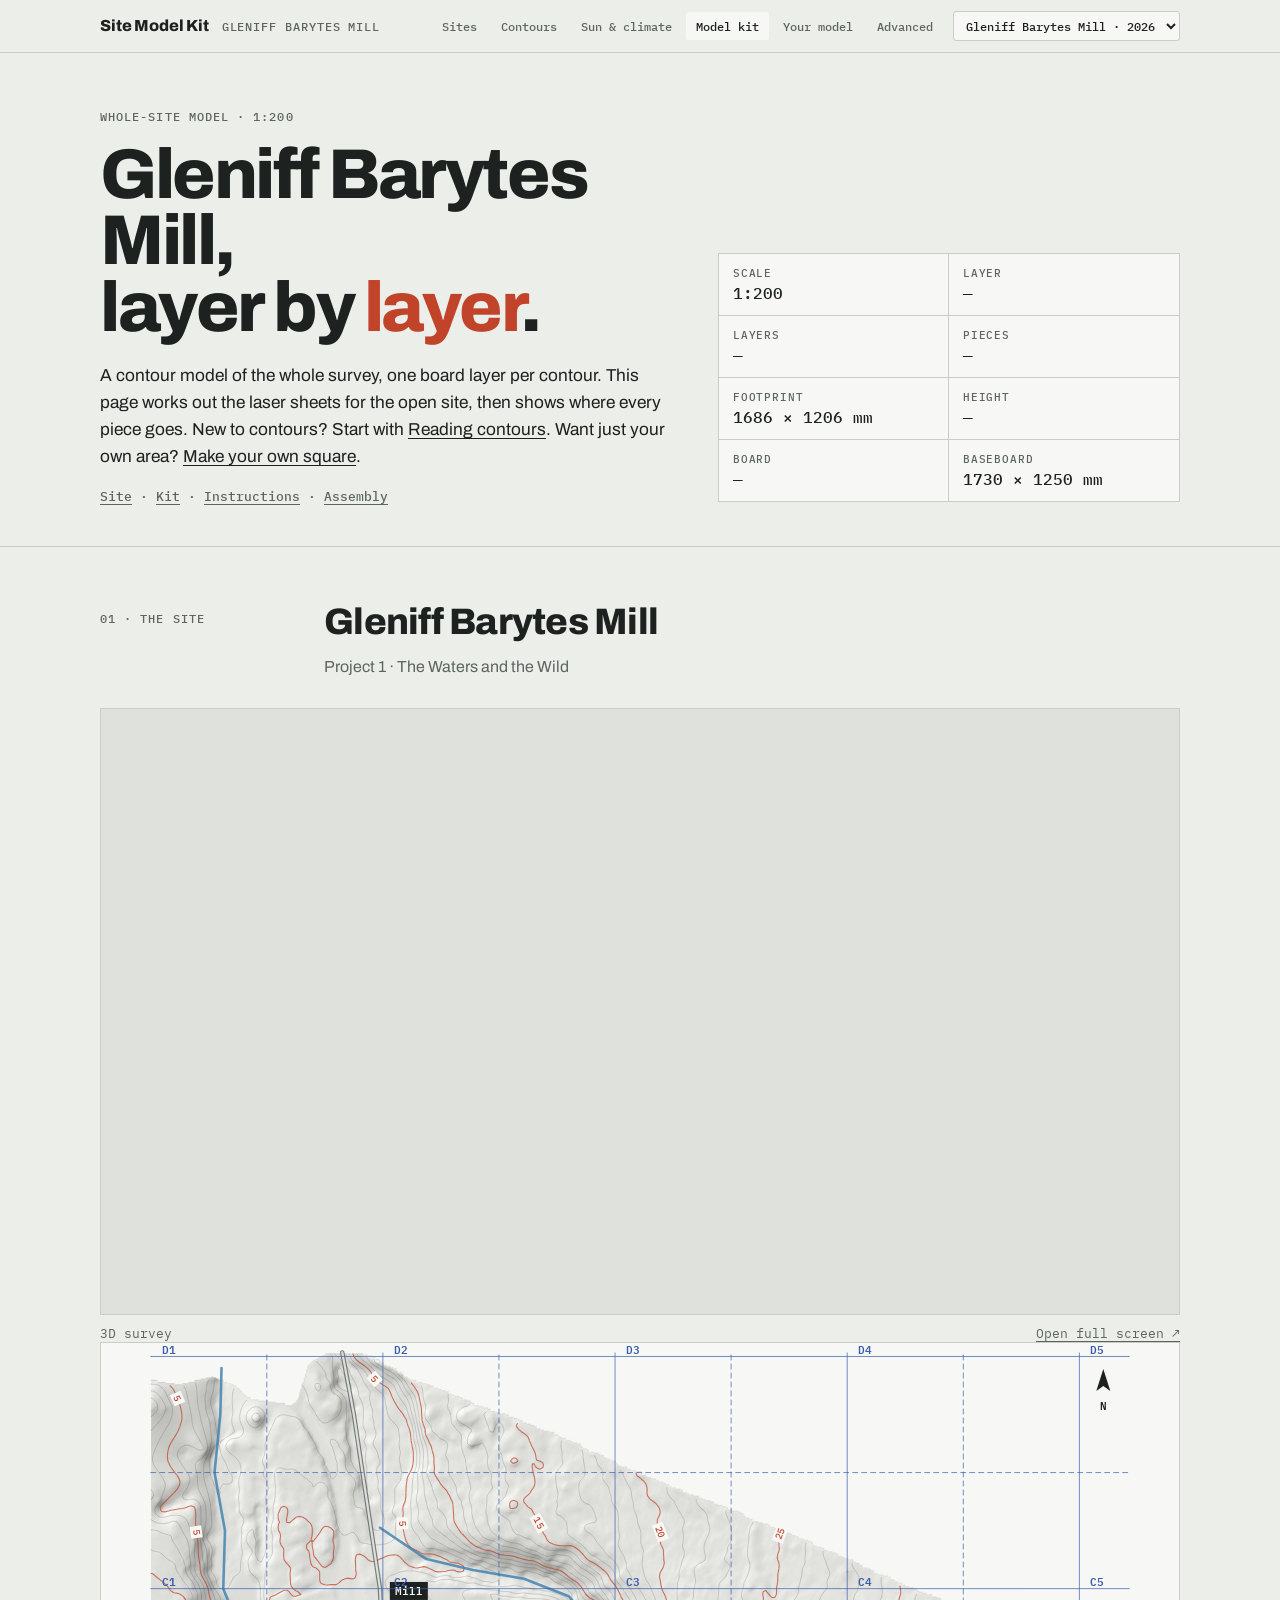
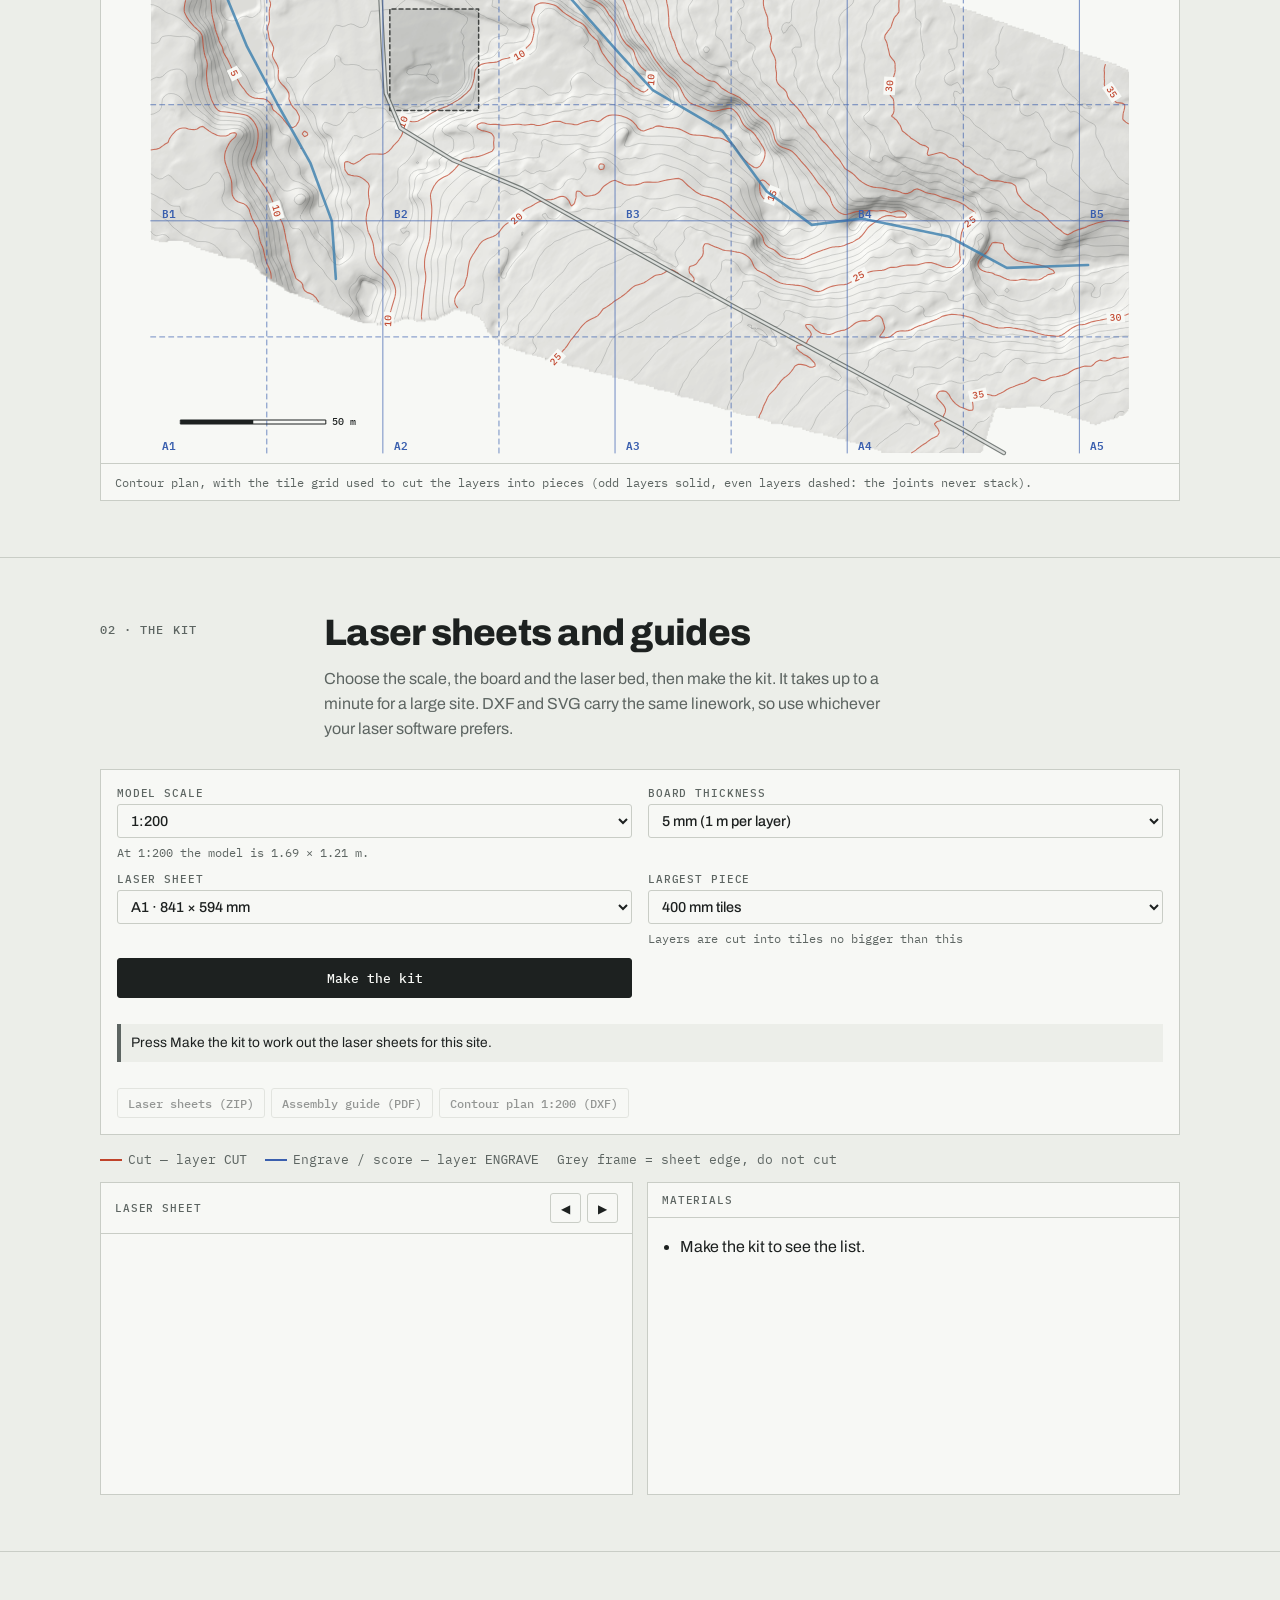
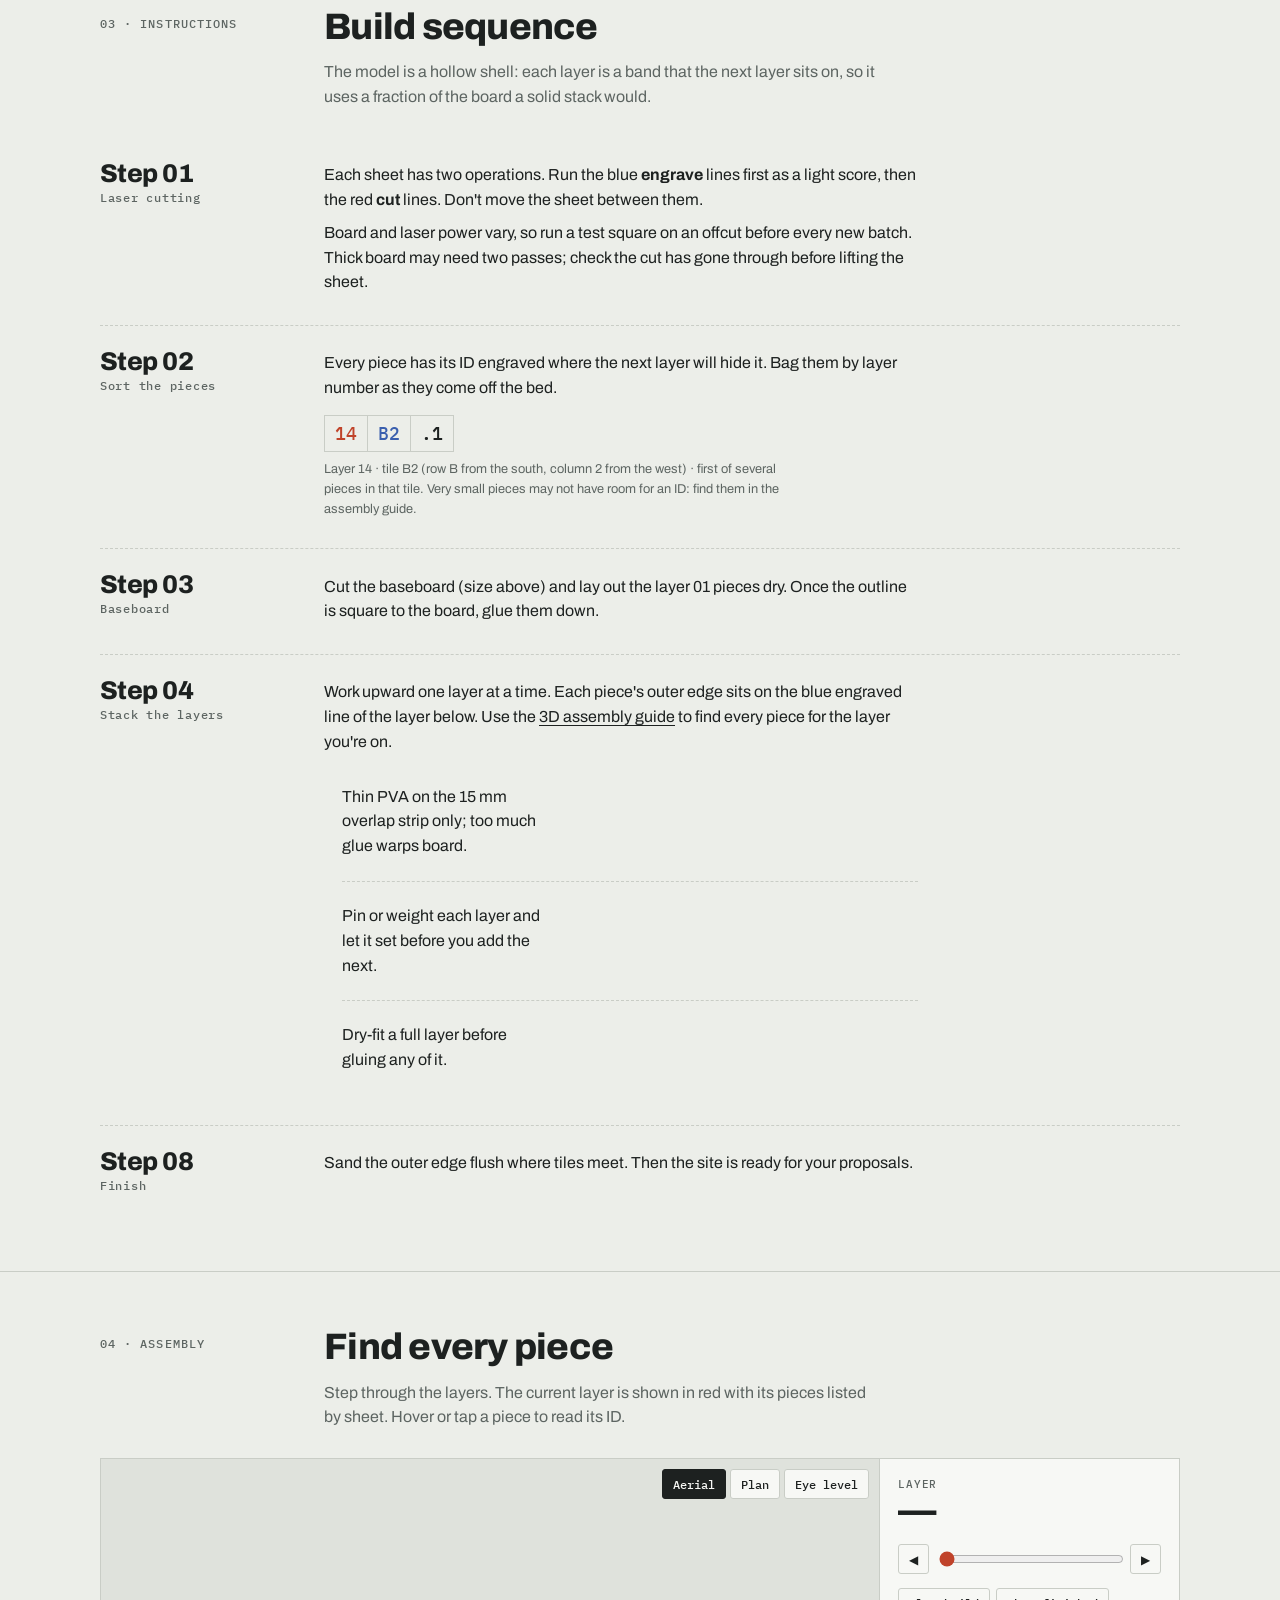
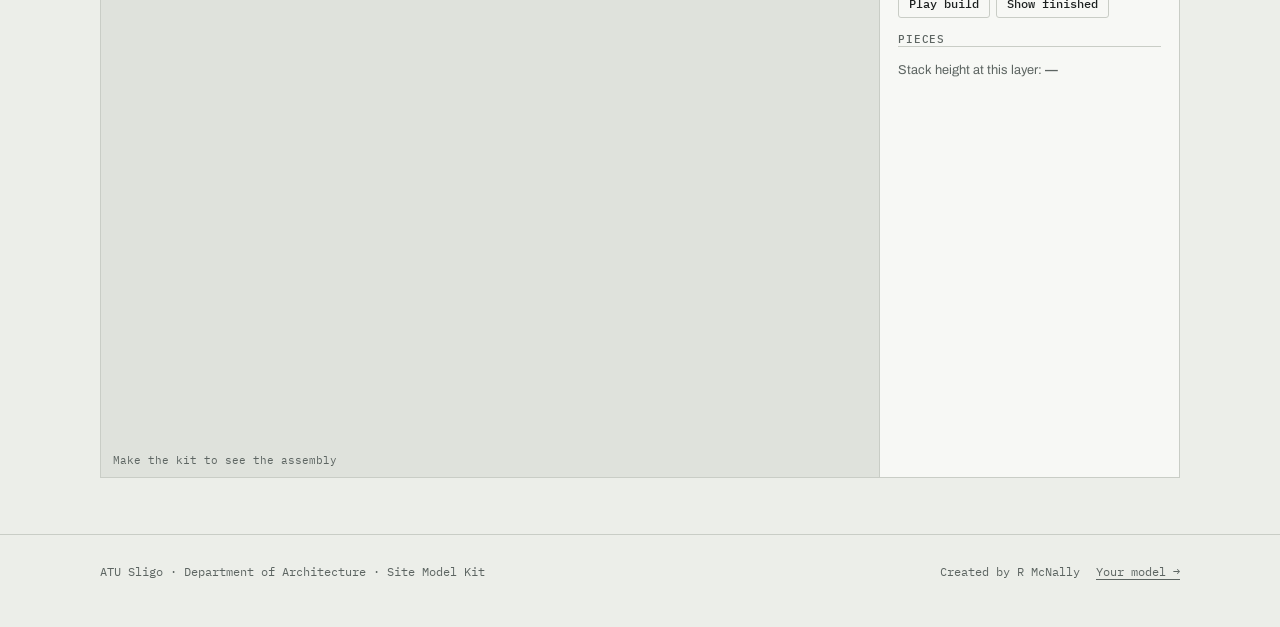
<file: kit.html>
<!doctype html>
<html lang="en">
<head>
<meta charset="utf-8">
<meta name="viewport" content="width=device-width,initial-scale=1,viewport-fit=cover">
<title>Site Model Kit</title>
<meta name="description" content="Laser-cut contour model of the whole site at 1:200: cutting sheets, assembly guide, contour plan and an interactive 3D build guide.">
<link rel="preconnect" href="https://fonts.googleapis.com">
<link rel="preconnect" href="https://fonts.gstatic.com" crossorigin>
<link rel="stylesheet" href="https://fonts.googleapis.com/css2?family=Archivo:wght@400;600;800&family=IBM+Plex+Mono:wght@400;500&display=swap">
<link rel="stylesheet" href="css/site.css">
<link rel="stylesheet" href="css/contours.css">
<link rel="stylesheet" href="css/pages.css">
<link rel="stylesheet" href="css/model.css">
<link rel="stylesheet" href="css/kit.css">
</head>
<body>
<header class="top" id="top"></header>

<main>
  <div class="wrap hero">
    <div>
      <div class="eyebrow">Whole-site model · <span data-kscale>1:200</span></div>
      <h1><span data-site="name">The site</span>,<br>layer by <em>layer</em>.</h1>
      <p class="lede">A contour model of the whole survey, one board layer per contour. This page works out the laser sheets for the open site, then shows where every piece goes. New to contours? Start with <a href="contours.html" data-sitelink>Reading contours</a>. Want just your own area? <a href="model.html" data-sitelink>Make your own square</a>.</p>
      <p class="onpage"><a href="#site">Site</a> · <a href="#kit">Kit</a> · <a href="#build">Instructions</a> · <a href="#assemble">Assembly</a></p>
    </div>
    <dl class="spec">
      <div><dt>Scale</dt><dd data-kscale>1:200</dd></div>
      <div><dt>Layer</dt><dd id="kInt">—</dd></div>
      <div><dt>Layers</dt><dd id="kLayers">—</dd></div>
      <div><dt>Pieces</dt><dd id="kPieces">—</dd></div>
      <div><dt>Footprint</dt><dd id="kFoot">—</dd></div>
      <div><dt>Height</dt><dd id="kHeight">—</dd></div>
      <div><dt>Board</dt><dd id="kBoard">—</dd></div>
      <div><dt>Baseboard</dt><dd id="kBase">—</dd></div>
    </dl>
  </div>

  <section id="site">
    <div class="wrap">
      <div class="sec-head">
        <div class="eyebrow">01 · The site</div>
        <div>
          <h2 data-site="name">The site</h2>
          <p id="siteNotes">Explore the survey before you start cutting: find the main features and the steep ground you'll be building up in board.</p>
        </div>
      </div>
      <div id="embedWrap" hidden>
        <div class="frame"><iframe id="embed" title="3D survey of the site" loading="lazy" allow="fullscreen; xr-spatial-tracking" allowfullscreen></iframe></div>
        <div class="frame-note"><span>3D survey</span><a id="embedLink" target="_blank" rel="noopener">Open full screen ↗</a></div>
      </div>
      <div id="planWrap" class="figure"><canvas id="kitPlan" aria-label="Contour plan of the site with the tile grid" style="display:block;width:100%"></canvas><figcaption>Contour plan, with the tile grid used to cut the layers into pieces (odd layers solid, even layers dashed: the joints never stack).</figcaption></div>
    </div>
  </section>

  <section id="kit">
    <div class="wrap">
      <div class="sec-head">
        <div class="eyebrow">02 · The kit</div>
        <div>
          <h2>Laser sheets and guides</h2>
          <p>Choose the scale, the board and the laser bed, then make the kit. It takes up to a minute for a large site. DXF and SVG carry the same linework, so use whichever your laser software prefers.</p>
        </div>
      </div>
      <div class="tool">
        <div class="readings" style="border:0">
          <div class="form2">
            <div class="cfield"><label class="lbl" for="kScale">Model scale</label><select id="kScale"><option value="100">1:100</option><option value="200">1:200</option><option value="500">1:500</option><option value="1000">1:1000</option></select><span class="hint" id="kScaleNote"></span></div>
            <div class="cfield"><label class="lbl" for="kBoardSel">Board thickness</label><select id="kBoardSel"></select></div>
            <div class="cfield"><label class="lbl" for="kSheet">Laser sheet</label><select id="kSheet"><option value="841x594">A1 · 841 × 594 mm</option><option value="594x420">A2 · 594 × 420 mm</option><option value="600x400">Bed · 600 × 400 mm</option><option value="900x600">Bed · 900 × 600 mm</option><option value="1000x600">Bed · 1000 × 600 mm</option></select></div>
            <div class="cfield"><label class="lbl" for="kTile">Largest piece</label><select id="kTile"><option value="300">300 mm tiles</option><option value="400" selected>400 mm tiles</option><option value="500">500 mm tiles</option></select><span class="hint">Layers are cut into tiles no bigger than this</span></div>
            <div class="cfield" style="align-self:end"><button type="button" class="primary" id="kGo">Make the kit</button></div>
          </div>
          <div class="prog" id="kProg" hidden style="margin-top:12px"><i></i></div>
          <p class="mstatus" id="kStatus" style="margin-top:12px">Press Make the kit to work out the laser sheets for this site.</p>
          <div class="row" style="margin-top:12px">
            <button type="button" id="dlZip" disabled>Laser sheets (ZIP)</button>
            <button type="button" id="dlGuide" disabled>Assembly guide (PDF)</button>
            <button type="button" id="dlDXF" disabled>Contour plan <span data-kscale>1:200</span> (DXF)</button>
          </div>
        </div>
      </div>
      <div class="legend" style="margin-top:16px"><span><i style="border-color:var(--cut)"></i>Cut — layer <code>CUT</code></span><span><i style="border-color:var(--engrave)"></i>Engrave / score — layer <code>ENGRAVE</code></span><span>Grey frame = sheet edge, do not cut</span></div>
      <div class="pgrid" style="margin-top:12px">
        <div class="pcard"><div class="phead"><span class="lbl" id="sheetLbl">Laser sheet</span><span class="row"><button type="button" id="sPrev" aria-label="Previous sheet">◀</button><button type="button" id="sNext" aria-label="Next sheet">▶</button></span></div><div class="psheet" id="sheetView"></div></div>
        <div class="pcard"><div class="phead"><span class="lbl">Materials</span></div><div style="padding:14px"><ul class="ticks" id="materials"><li>Make the kit to see the list.</li></ul></div></div>
      </div>
    </div>
  </section>

  <section id="build">
    <div class="wrap">
      <div class="sec-head">
        <div class="eyebrow">03 · Instructions</div>
        <div>
          <h2>Build sequence</h2>
          <p>The model is a hollow shell: each layer is a band that the next layer sits on, so it uses a fraction of the board a solid stack would.</p>
        </div>
      </div>
      <ol class="steps">
        <li><div class="n">Laser cutting</div><div>
          <p>Each sheet has two operations. Run the blue <strong>engrave</strong> lines first as a light score, then the red <strong>cut</strong> lines. Don't move the sheet between them.</p>
          <p>Board and laser power vary, so run a test square on an offcut before every new batch. Thick board may need two passes; check the cut has gone through before lifting the sheet.</p></div></li>
        <li><div class="n">Sort the pieces</div><div>
          <p>Every piece has its ID engraved where the next layer will hide it. Bag them by layer number as they come off the bed.</p>
          <div class="idkey" aria-label="Example ID 14B2.1"><b>14</b><b>B2</b><b>.1</b></div>
          <p class="small">Layer 14 · tile B2 (row B from the south, column 2 from the west) · first of several pieces in that tile. Very small pieces may not have room for an ID: find them in the assembly guide.</p></div></li>
        <li><div class="n">Baseboard</div><div>
          <p>Cut the baseboard (size above) and lay out the layer 01 pieces dry. Once the outline is square to the board, glue them down.</p></div></li>
        <li><div class="n">Stack the layers</div><div>
          <p>Work upward one layer at a time. Each piece's outer edge sits on the blue engraved line of the layer below. Use the <a href="#assemble">3D assembly guide</a> to find every piece for the layer you're on.</p>
          <ul>
            <li>Thin PVA on the 15 mm overlap strip only; too much glue warps board.</li>
            <li>Pin or weight each layer and let it set before you add the next.</li>
            <li>Dry-fit a full layer before gluing any of it.</li>
          </ul></div></li>
        <li><div class="n">Finish</div><div><p>Sand the outer edge flush where tiles meet. Then the site is ready for your proposals.</p></div></li>
      </ol>
    </div>
  </section>

  <section id="assemble">
    <div class="wrap">
      <div class="sec-head">
        <div class="eyebrow">04 · Assembly</div>
        <div>
          <h2>Find every piece</h2>
          <p>Step through the layers. The current layer is shown in red with its pieces listed by sheet. Hover or tap a piece to read its ID.</p>
        </div>
      </div>
      <div class="builder">
        <div class="stage" id="stage">
          <canvas id="c" aria-label="Interactive 3D assembly model"></canvas>
          <div class="views" role="group" aria-label="Camera">
            <button type="button" data-view="aerial" aria-pressed="true">Aerial</button>
            <button type="button" data-view="plan" aria-pressed="false">Plan</button>
            <button type="button" data-view="low" aria-pressed="false">Eye level</button>
          </div>
          <div class="tip" id="tip" hidden></div>
          <div class="hint" id="stageHint">Make the kit to see the assembly</div>
        </div>
        <div class="panel">
          <div><div class="lbl">Layer</div><div class="big" id="layNum">—<small id="layM"></small></div></div>
          <div class="stepper">
            <button type="button" id="prev" aria-label="Previous layer">◀</button>
            <input type="range" id="lay" min="1" max="1" value="1" aria-label="Layer">
            <button type="button" id="next" aria-label="Next layer">▶</button>
          </div>
          <div class="row"><button type="button" id="play">Play build</button><button type="button" id="all">Show finished</button></div>
          <div><div class="lbl" id="pcount">Pieces</div><ul class="plist" id="plist"></ul></div>
          <p class="small">Stack height at this layer: <strong id="ht">—</strong></p>
        </div>
      </div>
    </div>
  </section>
</main>

<footer>
  <div class="wrap"><span>ATU Sligo · Department of Architecture · Site Model Kit</span><span class="credit">Created by R McNally</span><a href="model.html" data-sitelink>Your model →</a></div>
</footer>

<script src="vendor/three.min.js"></script>
<script src="vendor/OrbitControls.js"></script>
<script src="vendor/jspdf.umd.min.js"></script>
<script src="vendor/jszip.min.js"></script>
<script src="js/sitekit.js"></script>
<script src="js/site.js"></script>
<script src="js/model-core.js"></script>
<script src="js/kit.js"></script>
</body>
</html>
</file>
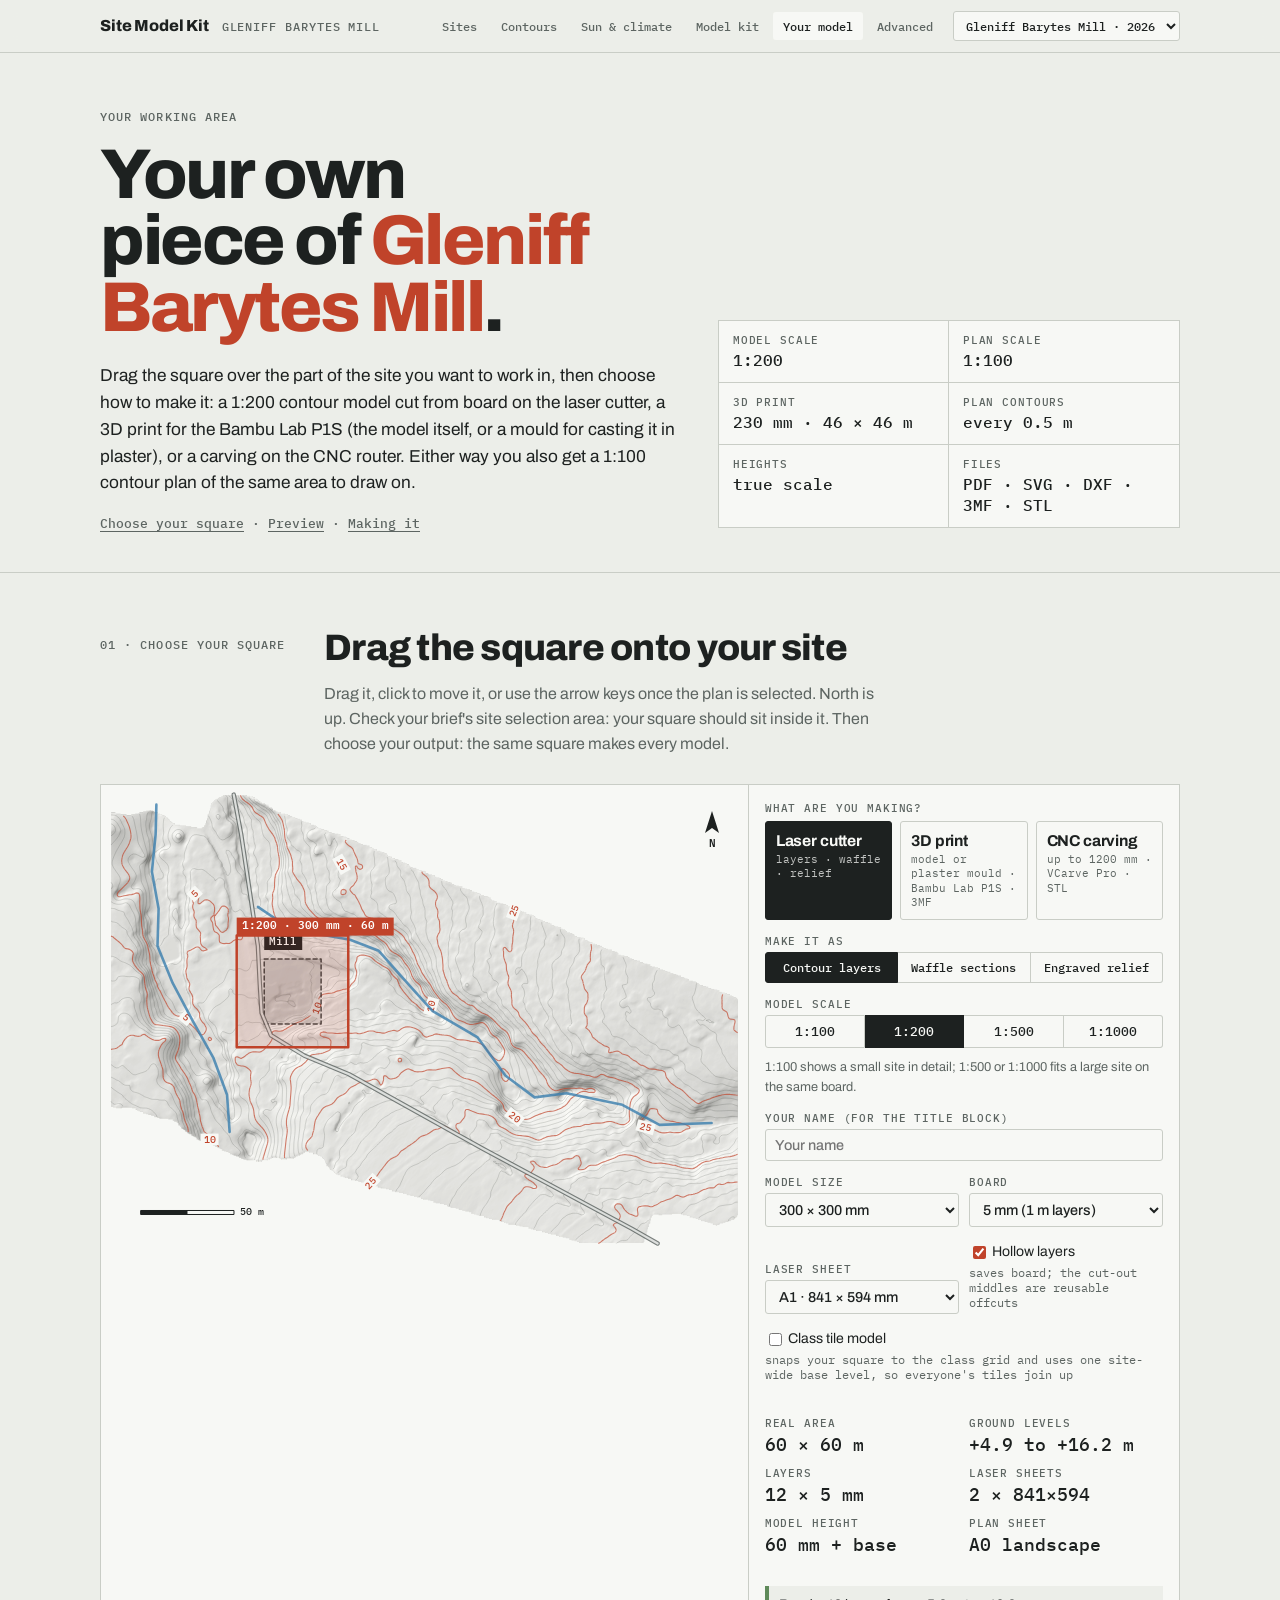
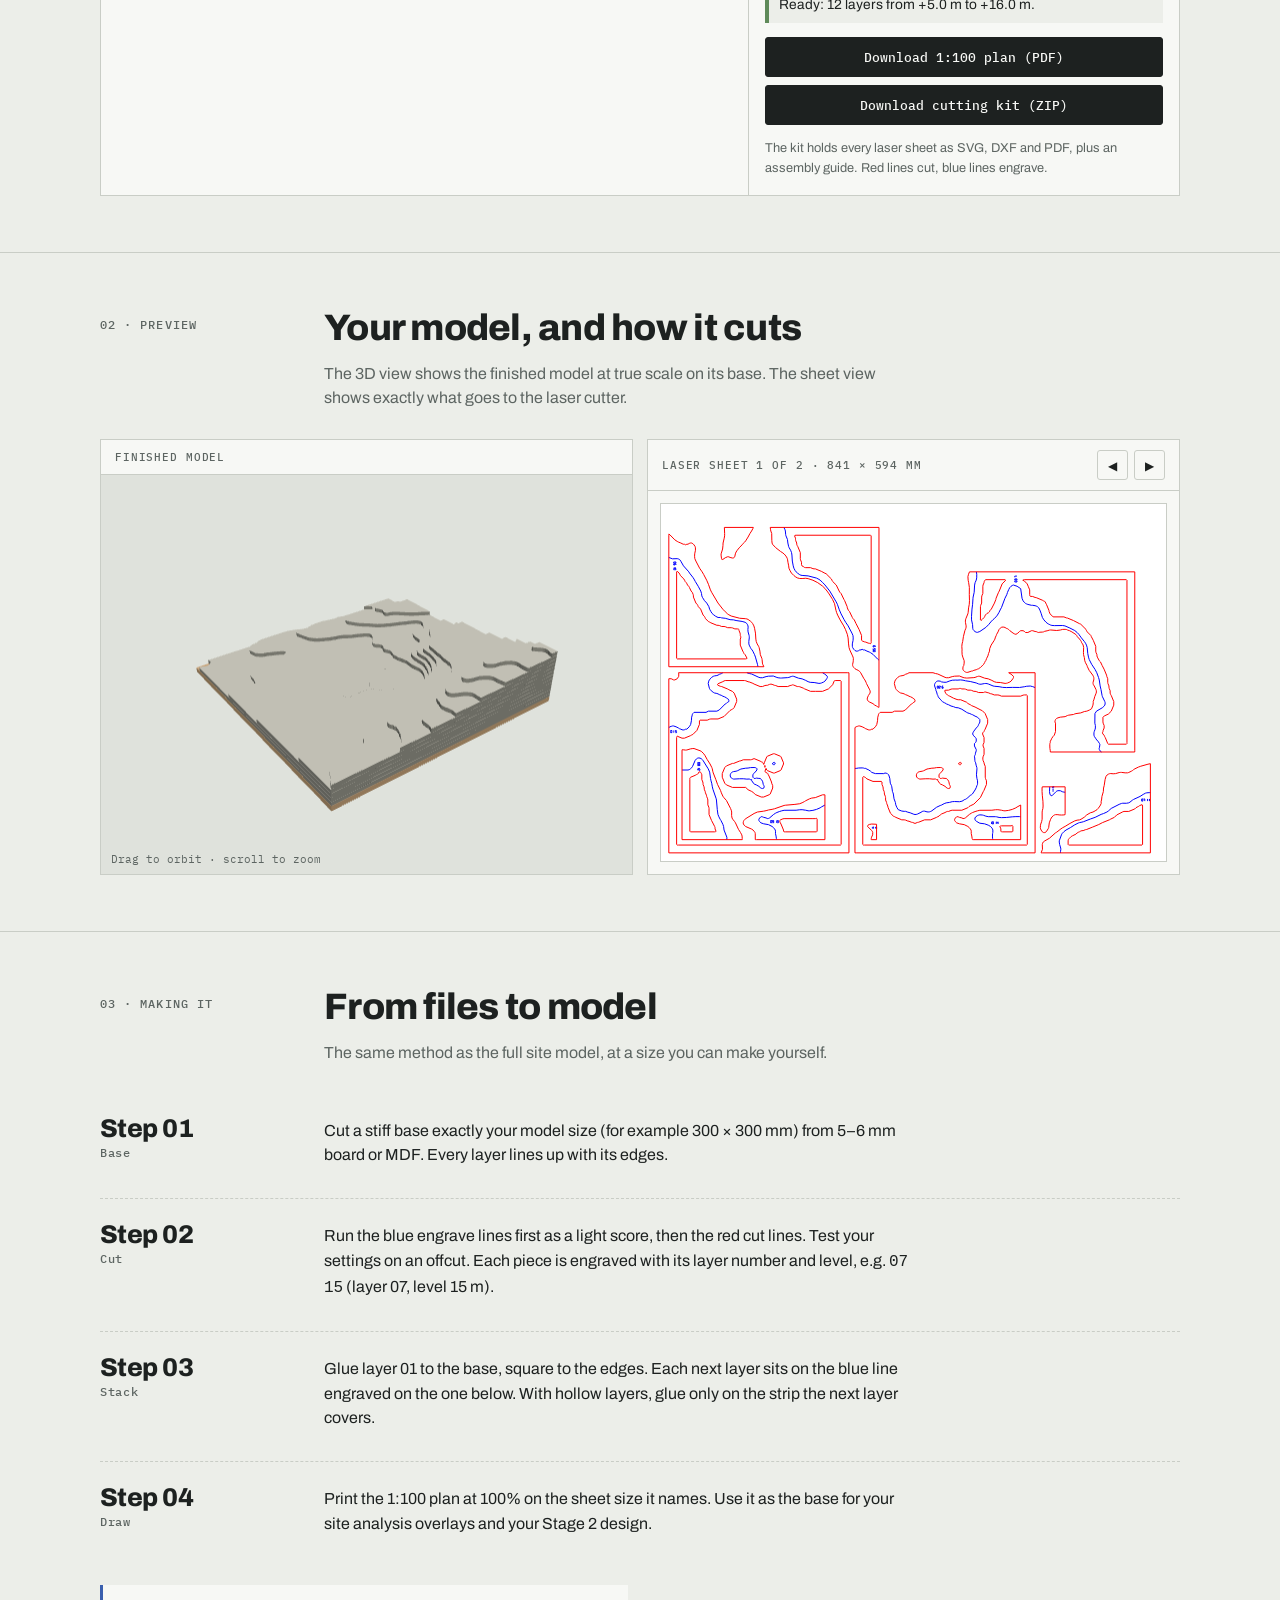
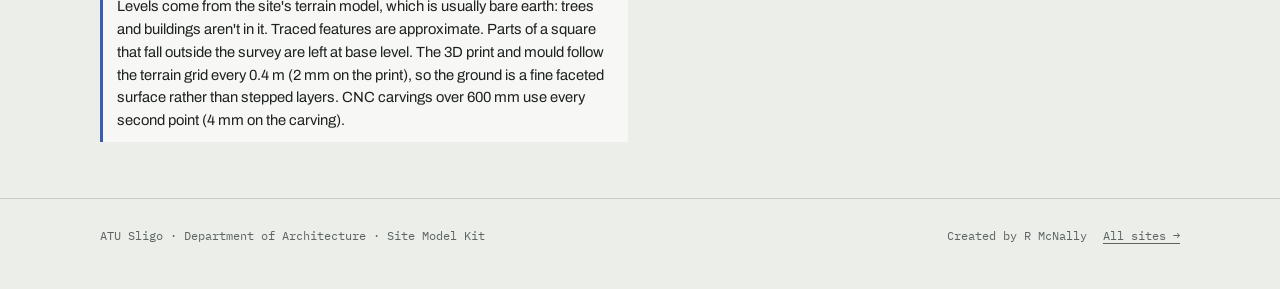
<file: model.html>
<!doctype html>
<html lang="en">
<head>
<meta charset="utf-8">
<meta name="viewport" content="width=device-width,initial-scale=1,viewport-fit=cover">
<title>Your Site Model</title>
<meta name="description" content="Choose your own square of the site and download a 1:100 contour plan, plus laser-cutting sheets, a 3D print, a plaster casting mould or a CNC carving file for a 1:200 model. ATU Sligo.">
<link rel="preconnect" href="https://fonts.googleapis.com">
<link rel="preconnect" href="https://fonts.gstatic.com" crossorigin>
<link rel="stylesheet" href="https://fonts.googleapis.com/css2?family=Archivo:wght@400;600;800&family=IBM+Plex+Mono:wght@400;500&display=swap">
<link rel="stylesheet" href="css/site.css">
<link rel="stylesheet" href="css/contours.css">
<link rel="stylesheet" href="css/pages.css">
<link rel="stylesheet" href="css/model.css">
<link rel="stylesheet" href="css/kit.css">
</head>
<body>

<header class="top" id="top"></header>

<main id="main" data-out="card">
  <div class="wrap hero">
    <div>
      <div class="eyebrow">Your working area</div>
      <h1>Your own piece of <em data-site="name">the site</em>.</h1>
      <p class="lede">Drag the square over the part of the site you want to work in, then choose how to make it: a <span class="js-ms">1:200</span> contour model cut from board on the laser cutter, a 3D print for the Bambu Lab P1S (the model itself, or a mould for casting it in plaster), or a carving on the CNC router. Either way you also get a <span class="js-ps">1:100</span> contour plan of the same area to draw on.</p>
      <p class="onpage"><a href="#pick">Choose your square</a> · <a href="#preview">Preview</a> · <a href="#make">Making it</a></p>
    </div>
    <dl class="spec">
      <div><dt>Model scale</dt><dd id="specModel">1:200</dd></div>
      <div><dt>Plan scale</dt><dd id="specPlan">1:100</dd></div>
      <div><dt>3D print</dt><dd id="specPrint">230 mm · 46 × 46 m</dd></div>
      <div><dt>Plan contours</dt><dd id="specCont">every 0.5 m</dd></div>
      <div><dt>Heights</dt><dd>true scale</dd></div>
      <div><dt>Files</dt><dd>PDF · SVG · DXF · 3MF · STL</dd></div>
    </dl>
  </div>

  <section id="pick">
    <div class="wrap">
      <div class="sec-head">
        <div class="eyebrow">01 · Choose your square</div>
        <div>
          <h2>Drag the square onto your site</h2>
          <p>Drag it, click to move it, or use the arrow keys once the plan is selected. North is up. Check your brief's site selection area: your square should sit inside it. Then choose your output: the same square makes every model.</p>
        </div>
      </div>
      <div class="tool">
        <div class="tool-top">
          <div class="canvas-wrap"><canvas id="pickPlan" tabindex="0" aria-label="Site plan with your model square. Use the arrow keys to move it."></canvas></div>
          <div class="readings">
            <div class="outsel" role="group" aria-labelledby="outLbl">
              <span class="lbl" id="outLbl">What are you making?</span>
              <div class="outbtns">
                <button type="button" id="oCard" aria-pressed="true"><b>Laser cutter</b><small>layers · waffle · relief</small></button>
                <button type="button" id="oPrint" aria-pressed="false"><b>3D print</b><small>model or plaster mould · Bambu Lab P1S · 3MF</small></button>
                <button type="button" id="oCnc" aria-pressed="false"><b>CNC carving</b><small>up to 1200 mm · VCarve Pro · STL</small></button>
              </div>
            </div>
            <div class="cfield only-print"><span class="lbl" id="kindLbl">Print as</span>
              <div class="seg" role="group" aria-labelledby="kindLbl">
                <button type="button" id="kModel" aria-pressed="true">Model · 230 mm</button>
                <button type="button" id="kMould" aria-pressed="false">Plaster mould</button>
              </div>
            </div>
            <div class="cfield only-card"><span class="lbl" id="cardKindLbl">Make it as</span>
              <div class="seg seg3" role="group" aria-labelledby="cardKindLbl">
                <button type="button" id="kLayers" aria-pressed="true">Contour layers</button>
                <button type="button" id="kWaffle" aria-pressed="false">Waffle sections</button>
                <button type="button" id="kRelief" aria-pressed="false">Engraved relief</button>
              </div>
            </div>
            <div class="cfield"><span class="lbl" id="scaleLbl">Model scale</span>
              <div class="seg seg4" role="group" aria-labelledby="scaleLbl">
                <button type="button" data-scale="100" aria-pressed="false">1:100</button>
                <button type="button" data-scale="200" aria-pressed="true">1:200</button>
                <button type="button" data-scale="500" aria-pressed="false">1:500</button>
                <button type="button" data-scale="1000" aria-pressed="false">1:1000</button>
              </div>
              <small class="small" id="scaleNote">1:100 shows a small site in detail; 1:500 or 1:1000 fits a large site on the same board.</small>
            </div>
            <div class="cfield"><label class="lbl" for="mName">Your name (for the title block)</label><input type="text" id="mName" maxlength="40" placeholder="Your name" autocomplete="name"></div>
            <div class="mrow">
              <div class="cfield hide-cnc"><label class="lbl" for="mSize">Model size</label>
                <select id="mSize"><option value="200">200 × 200 mm</option><option value="210" hidden>210 × 210 mm</option><option value="230" hidden>230 × 230 mm</option><option value="250">250 × 250 mm</option><option value="300" selected>300 × 300 mm</option></select></div>
              <div class="cfield only-card not-relief"><label class="lbl" for="mBoard">Board</label>
                <select id="mBoard"><option value="2">2 mm (0.4 m layers)</option><option value="3">3 mm (0.6 m layers)</option><option value="5" selected>5 mm (1 m layers)</option></select></div>
              <div class="cfield only-model"><label class="lbl" for="mBase">Base slab</label>
                <select id="mBase"><option value="2">2 mm</option><option value="3" selected>3 mm</option><option value="5">5 mm</option></select></div>
              <div class="cfield only-mould"><label class="lbl" for="mCast" title="Plaster under the lowest ground">Plaster base</label>
                <select id="mCast"><option value="10" selected>10 mm</option><option value="15">15 mm</option><option value="20">20 mm</option></select></div>
            </div>
            <div class="mrow only-cnc">
              <div class="cfield"><label class="lbl" for="mCncSize">Carving size</label>
                <select id="mCncSize"><option value="300">300 × 300 mm (60 m)</option><option value="400" selected>400 × 400 mm (80 m)</option><option value="600">600 × 600 mm (120 m)</option><option value="900">900 × 900 mm (180 m)</option><option value="1200">1200 × 1200 mm (240 m)</option></select></div>
              <div class="cfield"><label class="lbl" for="mStock">Material thickness</label>
                <select id="mStock"><option value="18">18 mm</option><option value="25">25 mm</option><option value="36">36 mm (2 × 18 MDF)</option><option value="50">50 mm</option><option value="75">75 mm</option><option value="100" selected>100 mm</option><option value="150">150 mm</option></select></div>
            </div>
            <div class="mrow only-cnc">
              <div class="cfield"><label class="lbl" for="mFit">Heights</label>
                <select id="mFit"><option value="true" selected>True scale (1:200)</option><option value="stock">Fit to the material</option></select></div>
              <div class="cfield"><label class="lbl" for="mCncBase" title="Material left uncut under the lowest ground">Uncut base</label>
                <select id="mCncBase"><option value="3">3 mm</option><option value="6" selected>6 mm</option><option value="10">10 mm</option></select></div>
            </div>
            <div class="mrow only-print">
              <div class="cfield"><label class="lbl" for="mVex">Heights</label>
                <select id="mVex"><option value="1" selected>True scale (1:200)</option><option value="1.5">Exaggerated 1.5×</option><option value="2">Exaggerated 2×</option></select></div>
              <label class="check only-model"><span><input type="checkbox" id="mArrow" checked>North arrow</span><small>recessed into the underside, so you can orient the print</small></label>
            </div>
            <div class="mrow only-card">
              <div class="cfield not-relief"><label class="lbl" for="mSheet">Laser sheet</label>
                <select id="mSheet"><option value="841x594">A1 · 841 × 594 mm</option><option value="594x420">A2 · 594 × 420 mm</option><option value="600x400">Bed · 600 × 400 mm</option><option value="900x600">Bed · 900 × 600 mm</option><option value="1000x600">Bed · 1000 × 600 mm</option></select></div>
              <label class="check only-layers"><span><input type="checkbox" id="mHollow" checked>Hollow layers</span><small>saves board; the cut-out middles are reusable offcuts</small></label>
              <div class="cfield only-waffle"><label class="lbl" for="mSpacing">Sections every</label>
                <select id="mSpacing"><option value="15">15 mm (3 m)</option><option value="20" selected>20 mm (4 m)</option><option value="25">25 mm (5 m)</option><option value="30">30 mm (6 m)</option></select></div>
              <div class="cfield only-relief"><label class="lbl" for="mDpi">Engraving resolution</label>
                <select id="mDpi"><option value="254" selected>254 dpi (10 px per mm)</option><option value="318">318 dpi (12.5 px per mm)</option><option value="400">400 dpi (15.7 px per mm)</option></select></div>
            </div>
            <label class="check"><span><input type="checkbox" id="mTile">Class tile model</span><small id="tileNote">snaps your square to the class grid and uses one site-wide base level, so everyone's tiles join up</small></label>
            <dl class="rd">
              <div><dt>Real area</dt><dd id="oArea">—</dd></div>
              <div><dt>Ground levels</dt><dd id="oLevels">—</dd></div>
              <div><dt id="tLayers">Layers</dt><dd id="oLayers">—</dd></div>
              <div><dt id="tSheets">Laser sheets</dt><dd id="oSheets">—</dd></div>
              <div><dt id="tHeight">Model height</dt><dd id="oHeight">—</dd></div>
              <div><dt>Plan sheet</dt><dd id="oPaper">—</dd></div>
            </dl>
            <p class="mstatus" id="mStatus">Loading the survey…</p>
            <div class="mbtns">
              <button type="button" class="primary" id="dlPlan" disabled>Download 1:100 plan (PDF)</button>
              <button type="button" class="primary only-card only-layers" id="dlKit" disabled>Download cutting kit (ZIP)</button>
              <button type="button" class="primary only-card only-waffle" id="dlWaffle" disabled>Download waffle kit (ZIP)</button>
              <button type="button" class="primary only-card only-relief" id="dlRelief" disabled>Download relief image (PNG)</button>
              <button type="button" class="primary only-print" id="dlPrint" disabled>Download 3D print (3MF)</button>
              <button type="button" class="only-print" id="dlStl" disabled>Download STL instead</button>
              <button type="button" class="primary only-cnc" id="dlCnc" disabled>Download CNC model (ZIP)</button>
            </div>
            <p class="small only-card only-layers">The kit holds every laser sheet as SVG, DXF and PDF, plus an assembly guide. Red lines cut, blue lines engrave.</p>
            <p class="small only-card only-waffle">The kit holds every section piece on laser sheets as SVG, DXF and PDF, plus an assembly guide. Red lines cut, blue lines engrave the piece labels.</p>
            <p class="small only-card only-relief">A greyscale image for the laser's 3D or greyscale engraving mode: black engraves deepest (the lowest ground), white is left untouched. It carries its own resolution, so it imports at the right size.</p>
            <button type="button" class="only-tile" id="dlTiles">Download class tile map (PDF)</button>
            <p class="small only-model">Open the 3MF in Bambu Studio: it lands on the plate at the right size, ready to slice. Use the STL only if another slicer asks for one.</p>
            <p class="small only-cnc">The ZIP holds the model as an STL to import into VCarve Pro, and a setup sheet for the technician. VCarve makes the toolpaths and G-code.</p>
            <p class="small only-mould">The mould is your square upside down and mirrored, so the plaster cast comes out the right way round. Fill it to the brim: the rim is the pour line.</p>
          </div>
        </div>
      </div>
    </div>
  </section>

  <section id="preview">
    <div class="wrap">
      <div class="sec-head">
        <div class="eyebrow">02 · Preview</div>
        <div>
          <h2><span class="only-card">Your model, and how it cuts</span><span class="only-model">Your model, and how it prints</span><span class="only-mould">Your mould, and how it prints</span><span class="only-cnc">Your carving, and the block it comes from</span></h2>
          <p class="only-card not-relief">The 3D view shows the finished model at true scale on its base. The sheet view shows exactly what goes to the laser cutter.</p>
          <p class="only-card only-relief">The 3D view suggests the engraved plaque (an engraving is only a few millimetres deep, so its heights are not to scale). The image is exactly what goes to the laser.</p>
          <p class="only-model">The 3D view shows the print as it will come off the plate. The bed view shows where it sits on the 256 × 256 mm P1S build plate.</p>
          <p class="only-cnc">The 3D view shows the carving inside the block of material it is cut from. The section shows how deep the cutter goes, and how much material stays uncut under the lowest ground.</p>
          <p class="only-mould">The 3D view shows the mould as it will come off the plate: your site upside down and mirrored, inside tapered walls. The bed view shows where it sits on the 256 × 256 mm P1S build plate.</p>
        </div>
      </div>
      <div class="pgrid">
        <div class="pcard">
          <div class="phead"><span class="lbl" id="p3dLbl">Finished model</span></div>
          <div class="p3d" id="p3dStage"><canvas id="p3d" aria-label="3D preview of your model"></canvas><div class="hint">Drag to orbit · scroll to zoom</div></div>
        </div>
        <div class="pcard">
          <div class="phead only-card not-relief"><span class="lbl" id="sheetLbl">Laser sheet</span><span class="row"><button type="button" id="sPrev" aria-label="Previous sheet">◀</button><button type="button" id="sNext" aria-label="Next sheet">▶</button></span></div>
          <div class="psheet only-card not-relief" id="sheetView"></div>
          <div class="phead only-card only-relief"><span class="lbl" id="reliefLbl">Engraving image</span></div>
          <div class="psheet prelief only-card only-relief" id="reliefView"></div>
          <div class="phead only-print"><span class="lbl">Build plate · Bambu Lab P1S · 256 × 256 mm</span></div>
          <div class="psheet pbed only-print" id="bedView"></div>
          <div class="phead only-cnc"><span class="lbl">Section through the block · Mantech Falcon router</span></div>
          <div class="psheet pcnc only-cnc" id="cncView"></div>
        </div>
      </div>
    </div>
  </section>

  <section id="make">
    <div class="wrap">
      <div class="sec-head">
        <div class="eyebrow">03 · Making it</div>
        <div>
          <h2>From files to model</h2>
          <p class="only-card only-layers">The same method as the full site model, at a size you can make yourself.</p>
          <p class="only-card only-waffle">An egg-crate of true sections through your site: every piece is the ground cut through at one line of a grid.</p>
          <p class="only-card only-relief">A shallow relief engraved into a single sheet: quick, cheap and good to handle, though its heights are not to scale.</p>
          <p class="only-model">One print, no assembly. Book the printer: a 230 mm site at 0.2 mm layers is an overnight job.</p>
          <p class="only-mould">Print the mould, then cast as many plaster models as you like from it.</p>
          <p class="only-cnc">You bring the file and the material; the technician sets up the toolpaths in VCarve Pro and runs the router.</p>
        </div>
      </div>
      <ol class="steps only-card only-layers">
        <li><div class="n">Base</div><div><p>Cut a stiff base exactly your model size (for example 300 × 300 mm) from 5–6 mm board or MDF. Every layer lines up with its edges.</p></div></li>
        <li><div class="n">Cut</div><div><p>Run the blue engrave lines first as a light score, then the red cut lines. Test your settings on an offcut. Each piece is engraved with its layer number and level, e.g. <code>07 15</code> (layer 07, level 15 m).</p></div></li>
        <li><div class="n">Stack</div><div><p>Glue layer 01 to the base, square to the edges. Each next layer sits on the blue line engraved on the one below. With hollow layers, glue only on the strip the next layer covers.</p></div></li>
        <li><div class="n">Draw</div><div><p>Print the <span class="js-ps">1:100</span> plan at 100% on the sheet size it names. Use it as the base for your site analysis overlays and your Stage 2 design.</p></div></li>
      </ol>
      <ol class="steps only-model">
        <li><div class="n">Open</div><div><p>Open the <code>.3mf</code> in Bambu Studio and choose the Bambu Lab P1S with a 0.4 mm nozzle. The model is already 230 × 230 mm and placed clear of the plate's front-left corner, which the P1S can't print on. Don't scale it, or it is no longer <span class="js-ms">1:200</span>. If you move it, press Arrange (A) to put it back in a safe spot.</p></div></li>
        <li><div class="n">Settings</div><div><p>PLA in a light matt colour shows the contours best. Layer height 0.2 mm (0.12 mm for finer terraces), 2 walls, 10–15% gyroid infill, no supports. Brim is optional; the flat base sticks well on a textured PEI plate.</p></div></li>
        <li><div class="n">Print</div><div><p>Slice and check the time and filament before you send it. Steep squares take longer: the readout above gives the tallest point. Let the plate cool before you lift the print off.</p></div></li>
        <li><div class="n">Draw</div><div><p>The north arrow is recessed into the underside. Print the <span class="js-ps">1:100</span> plan at 100% on the sheet size it names and use it as the base for your site analysis overlays and your Stage 2 design.</p></div></li>
      </ol>
      <ol class="steps only-card only-waffle">
        <li><div class="n">Cut</div><div><p>Run the blue engrave lines first, then the red cut lines; test on an offcut. Every piece is engraved with its name and an arrow: <code>A</code> pieces run west to east (arrow points east, A1 is the most southerly), <code>B</code> pieces run south to north (arrow points north, B1 is the most westerly).</p></div></li>
        <li><div class="n">Stand</div><div><p>Cut a base board exactly your model size. Stand the B pieces upright on it, slots facing up, B1 on the west edge and every arrow pointing north.</p></div></li>
        <li><div class="n">Slot</div><div><p>Lower each A piece onto them, slots facing down, A1 at the south edge and arrows pointing east. Every slot is half the height at its crossing, so the tops meet flush. Ease the pieces in; if a slot is tight, sand it rather than force it.</p></div></li>
        <li><div class="n">Read</div><div><p>Each piece is a true site section at <span class="js-ms">1:200</span>, spaced as the page says. Use them to draw your Stage 2 sections, and print the plan at 100% as the base for your overlays.</p></div></li>
      </ol>
      <ol class="steps only-card only-relief">
        <li><div class="n">Import</div><div><p>Open the PNG in the laser software. It carries its resolution, so it should come in at your model size (for example 300 × 300 mm); check the size before you run it. North is the top of the image.</p></div></li>
        <li><div class="n">Settings</div><div><p>Use the software's 3D or greyscale engraving mode (in LightBurn: Image mode 3D Slice or Grayscale), where black engraves deepest. Depth comes from power, speed and passes: test on an offcut of the same material first.</p></div></li>
        <li><div class="n">Material</div><div><p>Birch plywood and MDF show the relief best; cast acrylic gives a frosted relief. Keep the extraction running: deep engraving makes a lot of smoke.</p></div></li>
        <li><div class="n">Read</div><div><p>The relief is a few millimetres deep, so it shows the shape of the ground, not true heights. Pair it with the <span class="js-ps">1:100</span> plan, printed at 100%, for levels.</p></div></li>
      </ol>
      <ol class="steps only-cnc">
        <li><div class="n">Material</div><div><p>Prepare a block a little bigger than your carving (the setup sheet gives a size) and at least as thick as the model is tall. For true-scale heights that usually means laminated MDF or a block of high-density modelling foam. Make sure it is flat and square.</p></div></li>
        <li><div class="n">VCarve</div><div><p>Give the technician the ZIP. In VCarve Pro the STL is imported as a 3D model at its own size (it is already <span class="js-ms">1:200</span> in millimetres), with its top at the material surface. The setup sheet lists every setting.</p></div></li>
        <li><div class="n">Toolpaths</div><div><p>A 3D roughing pass clears the bulk, then a 3D finishing pass with a ball-nose bit gives the ground its surface. Toolpaths are saved with the post processor supplied with the router and loaded from its USB stick.</p></div></li>
        <li><div class="n">Draw</div><div><p>North is the back edge of the file (the top of the plan). Mark it on the carving before you lift it off the bed. Print the plan at 100% on the sheet size it names and use it as the base for your site analysis overlays and your Stage 2 design.</p></div></li>
      </ol>
      <ol class="steps only-mould">
        <li><div class="n">Print</div><div><p>Open the <code>.3mf</code> in Bambu Studio (Bambu Lab P1S, 0.4 mm nozzle). It is placed clear of the plate's front-left no-print corner; don't scale it. PLA, 3 walls, 15% infill, no supports. Use 0.12 mm layers if you can wait: every layer line shows in the plaster.</p></div></li>
        <li><div class="n">Prepare</div><div><p>Coat the inside with a release agent (a thin film of petroleum jelly or soft soap, or mould release spray), working it into the hollows with a soft brush. Stand the mould on a level board and mark north on its back wall: the side furthest from you as it sat on the plate.</p></div></li>
        <li><div class="n">Pour</div><div><p>Mix fine casting plaster by the bag's instructions; the page gives the volume to fill. Pour slowly into the deepest part, tap the sides to lift bubbles, and fill to the brim. Scrape a ruler across the rim: that flat face becomes the base of your model.</p></div></li>
        <li><div class="n">Release</div><div><p>Leave it until the plaster has set and cooled, then turn the mould over onto a cloth and ease the cast out: the walls are tapered so it lets go. Let the cast dry for a few days before you paint or draw on it. If a PLA mould warps from the plaster's heat, print the next one in PETG.</p></div></li>
      </ol>
      <div class="callout" style="margin-top:18px">Levels come from the site's terrain model, which is usually bare earth: trees and buildings aren't in it. Traced features are approximate. Parts of a square that fall outside the survey are left at base level. The 3D print and mould follow the terrain grid every 0.4 m (2 mm on the print), so the ground is a fine faceted surface rather than stepped layers. CNC carvings over 600 mm use every second point (4 mm on the carving).</div>
    </div>
  </section>
</main>

<footer>
  <div class="wrap"><span>ATU Sligo · Department of Architecture · Site Model Kit</span><span class="credit">Created by R McNally</span><a href="index.html">All sites →</a></div>
</footer>

<script src="vendor/three.min.js"></script>
<script src="vendor/OrbitControls.js"></script>
<script src="vendor/jspdf.umd.min.js"></script>
<script src="vendor/jszip.min.js"></script>
<script src="js/sitekit.js"></script>
<script src="js/site.js"></script>
<script src="js/model-core.js"></script>
<script src="js/model.js"></script>
</body>
</html>
</file>
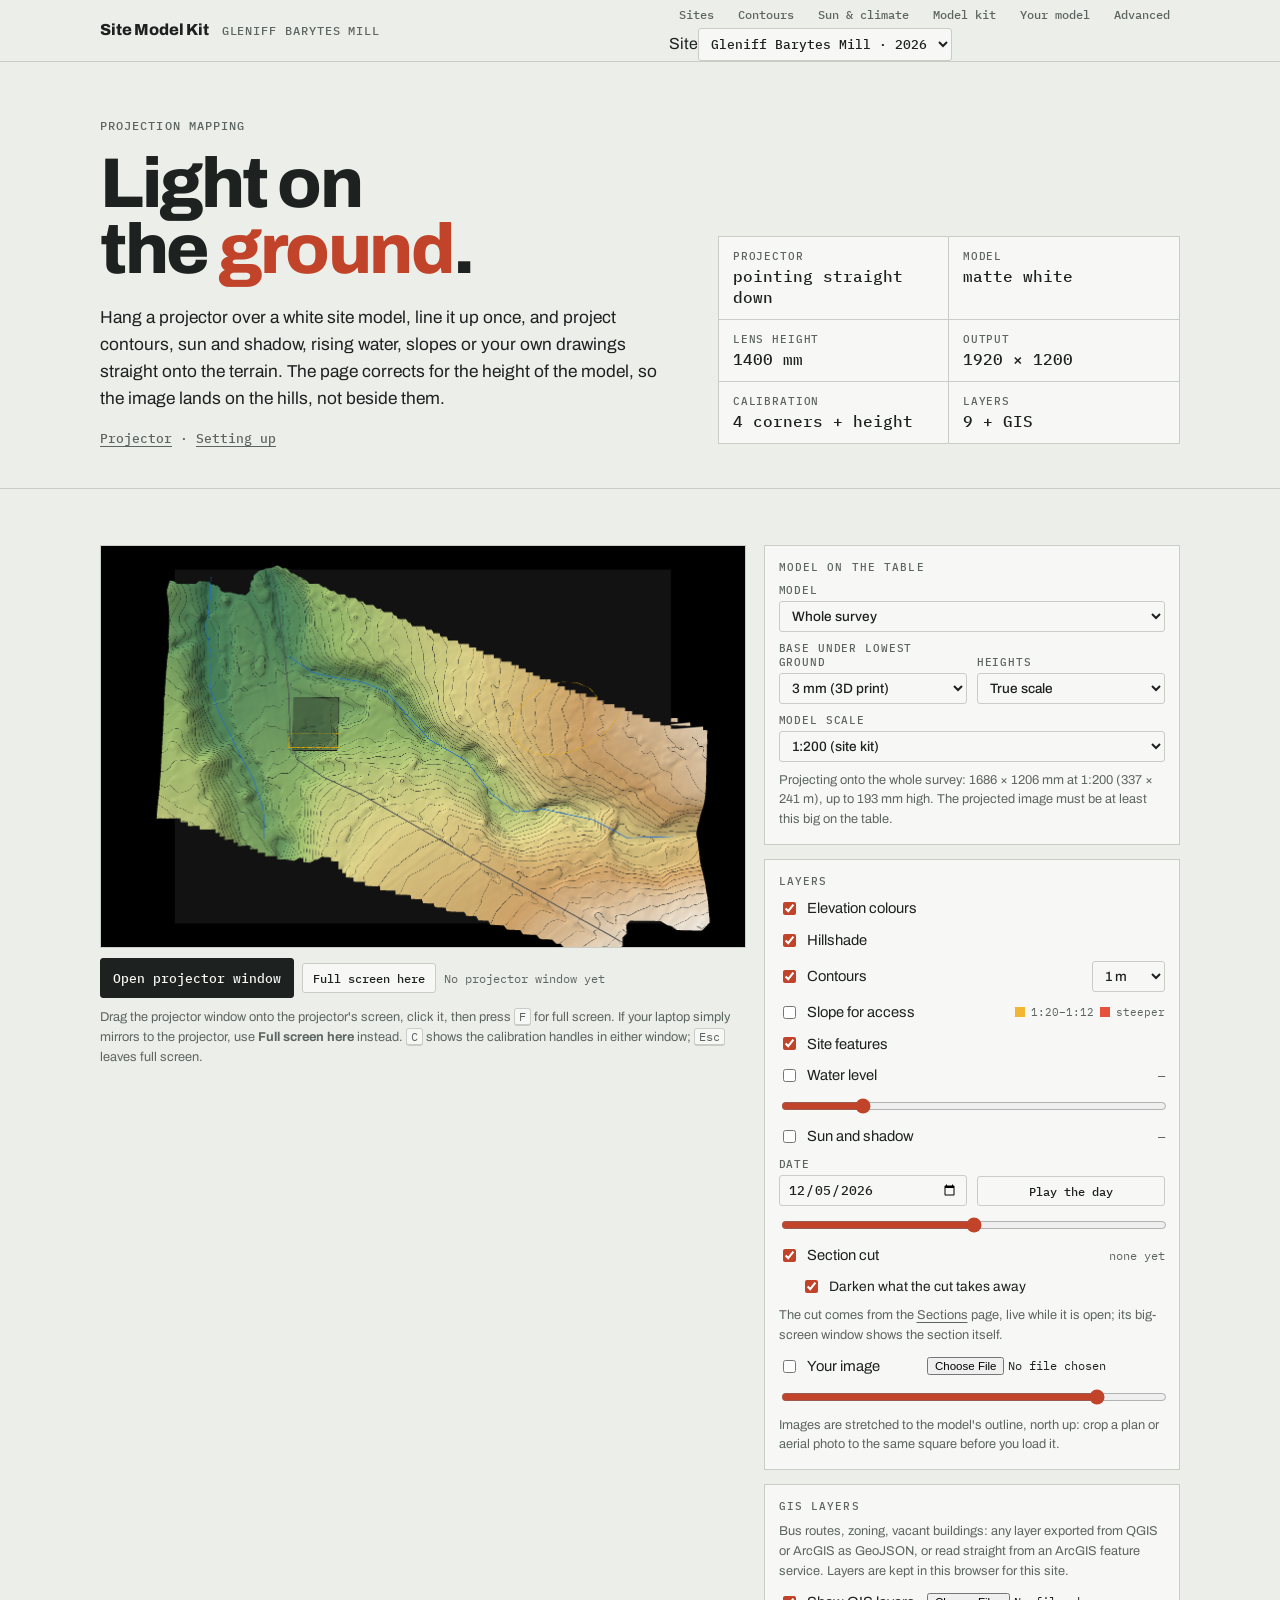
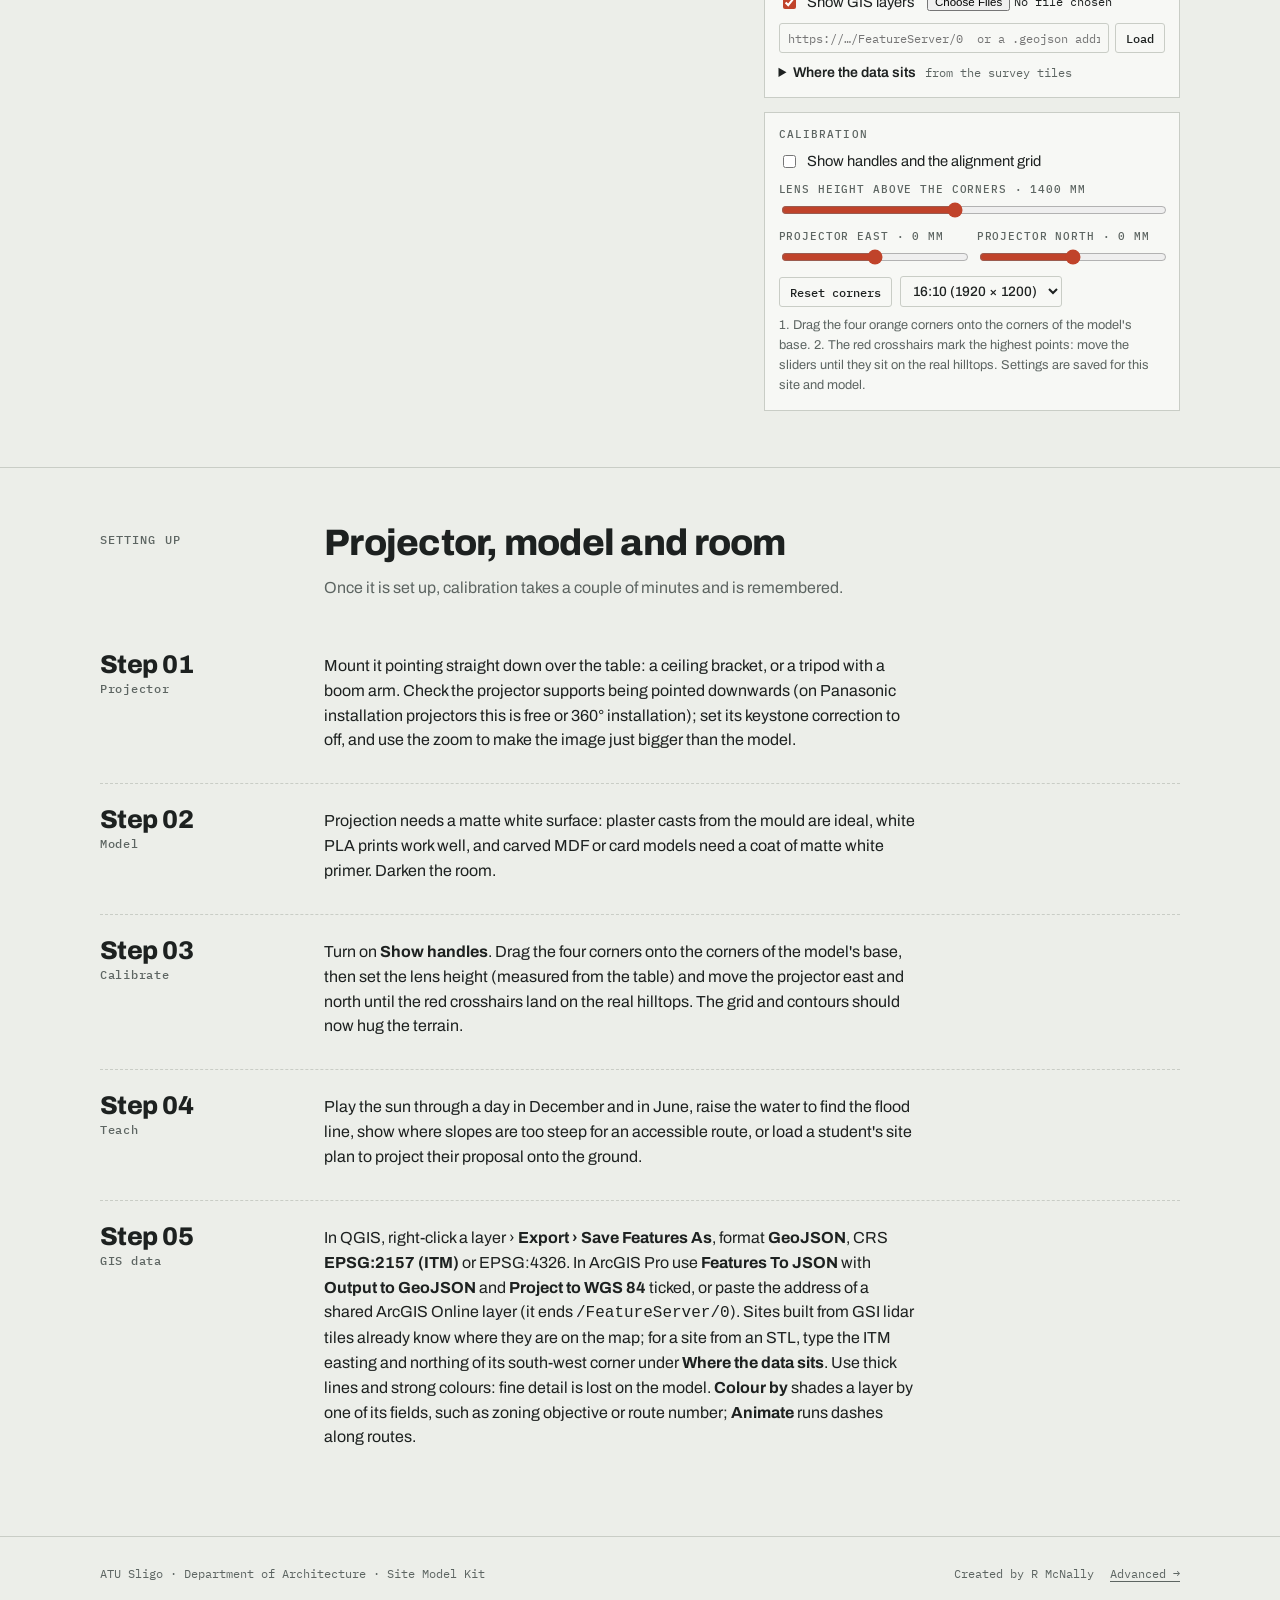
<file: project.html>
<!doctype html>
<html lang="en">
<head>
<meta charset="utf-8">
<meta name="viewport" content="width=device-width,initial-scale=1,viewport-fit=cover">
<title>Projection</title>
<meta name="description" content="Project contours, sun and shadow, flooding, slope and your own drawings onto a physical site model. ATU Sligo, Site Model Kit.">
<link rel="preconnect" href="https://fonts.googleapis.com">
<link rel="preconnect" href="https://fonts.gstatic.com" crossorigin>
<link rel="stylesheet" href="https://fonts.googleapis.com/css2?family=Archivo:wght@400;600;800&family=IBM+Plex+Mono:wght@400;500&display=swap">
<link rel="stylesheet" href="css/site.css">
<link rel="stylesheet" href="css/pages.css">
<link rel="stylesheet" href="css/model.css">
<link rel="stylesheet" href="css/project.css">
<script>
/* project.html?out is the projector window: black page, the mapped image only. */
if (/[?&]out\b/.test(location.search)) document.documentElement.classList.add('proj-out');
</script>
</head>
<body>
<header class="top" id="top"></header>

<main id="main">
  <div class="wrap hero">
    <div>
      <div class="eyebrow">Projection mapping</div>
      <h1>Light on the <em>ground</em>.</h1>
      <p class="lede">Hang a projector over a white site model, line it up once, and project contours, sun and shadow, rising water, slopes or your own drawings straight onto the terrain. The page corrects for the height of the model, so the image lands on the hills, not beside them.</p>
      <p class="onpage"><a href="#stage">Projector</a> · <a href="#setup">Setting up</a></p>
    </div>
    <dl class="spec">
      <div><dt>Projector</dt><dd>pointing straight down</dd></div>
      <div><dt>Model</dt><dd>matte white</dd></div>
      <div><dt>Lens height</dt><dd id="specH">1400 mm</dd></div>
      <div><dt>Output</dt><dd id="specOut">1920 × 1200</dd></div>
      <div><dt>Calibration</dt><dd>4 corners + height</dd></div>
      <div><dt>Layers</dt><dd>9 + GIS</dd></div>
    </dl>
  </div>

  <section id="stage">
    <div class="wrap">
      <div class="pj-grid">
        <div class="pj-left">
          <div class="pj-preview" id="pvWrap">
            <canvas id="pv" aria-label="Preview of the projector image"></canvas>
            <canvas id="pvOv" aria-hidden="true"></canvas>
          </div>
          <div class="pj-bar">
            <button type="button" class="primary" id="openOut">Open projector window</button>
            <button type="button" id="fullHere">Full screen here</button>
            <span class="pj-link" id="link">No projector window yet</span>
          </div>
          <p class="small">Drag the projector window onto the projector's screen, click it, then press <kbd>F</kbd> for full screen. If your laptop simply mirrors to the projector, use <b>Full screen here</b> instead. <kbd>C</kbd> shows the calibration handles in either window; <kbd>Esc</kbd> leaves full screen.</p>
        </div>

        <div class="pj-panel">
          <div class="pj-group">
            <h3>Model on the table</h3>
            <div class="cfield"><label class="lbl" for="pArea">Model</label>
              <select id="pArea"><option value="site">Whole survey</option><option value="tiles">Class tile model (all tiles)</option><option value="square">Your model square</option></select></div>
            <div class="mrow">
              <div class="cfield"><label class="lbl" for="pBase" title="Height of the lowest ground above the surface the corners are pinned to">Base under lowest ground</label>
                <select id="pBase"><option value="0">0 mm</option><option value="3" selected>3 mm (3D print)</option><option value="6">6 mm</option><option value="10">10 mm (plaster cast)</option><option value="20">20 mm</option></select></div>
              <div class="cfield"><label class="lbl" for="pVex">Heights</label>
                <select id="pVex"><option value="1" selected>True scale</option><option value="1.5">1.5×</option><option value="2">2×</option></select></div>
            </div>
            <div class="cfield"><label class="lbl" for="pScale" title="The scale of the physical model on the table. Site kit models are 1:200; a town model is usually smaller.">Model scale</label>
              <select id="pScale"><option value="200" selected>1:200 (site kit)</option><option value="500">1:500</option><option value="1000">1:1000 (town)</option><option value="1250">1:1250</option><option value="2500">1:2500</option></select></div>
            <p class="small" id="areaNote">—</p>
          </div>

          <div class="pj-group">
            <h3>Layers</h3>
            <label class="pj-l"><input type="checkbox" id="lElev" checked> Elevation colours</label>
            <label class="pj-l"><input type="checkbox" id="lHill" checked> Hillshade</label>
            <label class="pj-l"><input type="checkbox" id="lCont" checked> Contours <select id="pCI" aria-label="Contour interval"><option value="0.5">0.5 m</option><option value="1" selected>1 m</option><option value="2">2 m</option><option value="5">5 m</option></select></label>
            <label class="pj-l"><input type="checkbox" id="lSlope"> Slope for access <span class="pj-key"><i style="--c:#f2b632"></i>1:20–1:12 <i style="--c:#e5533d"></i>steeper</span></label>
            <label class="pj-l"><input type="checkbox" id="lFeat" checked> Site features</label>
            <label class="pj-l"><input type="checkbox" id="lFlood"> Water level <output id="oFlood">—</output></label>
            <input type="range" id="pFlood" min="0" max="1000" value="200" aria-label="Water level">
            <label class="pj-l"><input type="checkbox" id="lSun"> Sun and shadow <output id="oSun">—</output></label>
            <div class="mrow pj-sun">
              <div class="cfield"><label class="lbl" for="pDate">Date</label><input type="date" id="pDate"></div>
              <div class="cfield"><label class="lbl">&nbsp;</label><button type="button" id="pPlay">Play the day</button></div>
            </div>
            <input type="range" id="pTime" min="0" max="1000" value="500" aria-label="Time of day">
            <label class="pj-l"><input type="checkbox" id="lSect" checked> Section cut <output id="oSect">—</output></label>
            <label class="pj-l pj-sub"><input type="checkbox" id="lSectDim" checked> Darken what the cut takes away</label>
            <p class="small">The cut comes from the <a href="sections.html" target="_blank" rel="noopener">Sections</a> page, live while it is open; its big-screen window shows the section itself.</p>
            <label class="pj-l"><input type="checkbox" id="lImg"> Your image <input type="file" id="pImg" accept="image/*" aria-label="Choose an image"></label>
            <input type="range" id="pImgOp" min="10" max="100" value="85" aria-label="Image strength">
            <p class="small">Images are stretched to the model's outline, north up: crop a plan or aerial photo to the same square before you load it.</p>
          </div>

          <div class="pj-group" id="gisGroup">
            <h3>GIS layers</h3>
            <p class="small">Bus routes, zoning, vacant buildings: any layer exported from QGIS or ArcGIS as GeoJSON, or read straight from an ArcGIS feature service. Layers are kept in this browser for this site.</p>
            <label class="pj-l"><input type="checkbox" id="lGis" checked> Show GIS layers <input type="file" id="gFile" accept=".geojson,.json,application/geo+json,application/json" multiple aria-label="Choose GeoJSON files"></label>
            <div class="pj-url">
              <input type="url" id="gUrl" placeholder="https://…/FeatureServer/0  or a .geojson address" aria-label="Layer address">
              <button type="button" id="gUrlGo">Load</button>
            </div>
            <p class="small pj-msg" id="gMsg" hidden></p>
            <div class="pj-glist" id="gList"></div>
            <details class="pj-place" id="gPlace">
              <summary>Where the data sits <span id="gPlaceSum">—</span></summary>
              <div class="cfield"><label class="lbl" for="gCrs">Coordinates in files that don't say</label>
                <select id="gCrs">
                  <option value="auto">Work it out from the numbers</option>
                  <option value="4326">Longitude / latitude (WGS 84, EPSG:4326)</option>
                  <option value="2157">Irish Transverse Mercator (ITM, EPSG:2157)</option>
                  <option value="29903">Irish Grid (TM65, EPSG:29903)</option>
                  <option value="3857">Web Mercator (EPSG:3857)</option>
                  <option value="site">Site metres from the south-west corner</option>
                </select></div>
              <div class="mrow">
                <div class="cfield"><label class="lbl" for="gE">South-west corner · easting</label><input type="number" id="gE" step="0.1" inputmode="decimal"></div>
                <div class="cfield"><label class="lbl" for="gN">northing</label><input type="number" id="gN" step="0.1" inputmode="decimal"></div>
              </div>
              <p class="small" id="gOrigNote">—</p>
              <div class="mrow">
                <div class="cfield"><label class="lbl" for="gDx">Nudge east (m)</label><input type="number" id="gDx" step="0.5" value="0"></div>
                <div class="cfield"><label class="lbl" for="gDy">north (m)</label><input type="number" id="gDy" step="0.5" value="0"></div>
                <div class="cfield"><label class="lbl" for="gRot">turn (°)</label><input type="number" id="gRot" step="0.1" value="0"></div>
              </div>
            </details>
          </div>

          <div class="pj-group">
            <h3>Calibration</h3>
            <label class="pj-l"><input type="checkbox" id="lCal"> Show handles and the alignment grid</label>
            <div class="cfield"><label class="lbl" for="pH">Lens height above the corners · <span id="oH">1400 mm</span></label><input type="range" id="pH" min="500" max="2500" step="5" value="1400"></div>
            <div class="mrow">
              <div class="cfield"><label class="lbl" for="pNx">Projector east · <span id="oNx">0 mm</span></label><input type="range" id="pNx" min="-900" max="900" step="5" value="0"></div>
              <div class="cfield"><label class="lbl" for="pNy">Projector north · <span id="oNy">0 mm</span></label><input type="range" id="pNy" min="-900" max="900" step="5" value="0"></div>
            </div>
            <div class="pj-bar"><button type="button" id="pReset">Reset corners</button><select id="pAspect" aria-label="Projector shape"><option value="1.6" selected>16:10 (1920 × 1200)</option><option value="1.7778">16:9 (1920 × 1080)</option><option value="1.3333">4:3</option></select></div>
            <p class="small">1. Drag the four orange corners onto the corners of the model's base. 2. The red crosshairs mark the highest points: move the sliders until they sit on the real hilltops. Settings are saved for this site and model.</p>
          </div>
        </div>
      </div>
    </div>
  </section>

  <section id="setup">
    <div class="wrap">
      <div class="sec-head">
        <div class="eyebrow">Setting up</div>
        <div><h2>Projector, model and room</h2><p>Once it is set up, calibration takes a couple of minutes and is remembered.</p></div>
      </div>
      <ol class="steps">
        <li><div class="n">Projector</div><div><p>Mount it pointing straight down over the table: a ceiling bracket, or a tripod with a boom arm. Check the projector supports being pointed downwards (on Panasonic installation projectors this is free or 360° installation); set its keystone correction to off, and use the zoom to make the image just bigger than the model.</p></div></li>
        <li><div class="n">Model</div><div><p>Projection needs a matte white surface: plaster casts from the mould are ideal, white PLA prints work well, and carved MDF or card models need a coat of matte white primer. Darken the room.</p></div></li>
        <li><div class="n">Calibrate</div><div><p>Turn on <b>Show handles</b>. Drag the four corners onto the corners of the model's base, then set the lens height (measured from the table) and move the projector east and north until the red crosshairs land on the real hilltops. The grid and contours should now hug the terrain.</p></div></li>
        <li><div class="n">Teach</div><div><p>Play the sun through a day in December and in June, raise the water to find the flood line, show where slopes are too steep for an accessible route, or load a student's site plan to project their proposal onto the ground.</p></div></li>
        <li><div class="n">GIS data</div><div><p>In QGIS, right-click a layer › <b>Export › Save Features As</b>, format <b>GeoJSON</b>, CRS <b>EPSG:2157 (ITM)</b> or EPSG:4326. In ArcGIS Pro use <b>Features To JSON</b> with <b>Output to GeoJSON</b> and <b>Project to WGS 84</b> ticked, or paste the address of a shared ArcGIS Online layer (it ends <code>/FeatureServer/0</code>). Sites built from GSI lidar tiles already know where they are on the map; for a site from an STL, type the ITM easting and northing of its south-west corner under <b>Where the data sits</b>. Use thick lines and strong colours: fine detail is lost on the model. <b>Colour by</b> shades a layer by one of its fields, such as zoning objective or route number; <b>Animate</b> runs dashes along routes.</p></div></li>
      </ol>
    </div>
  </section>
</main>

<div class="pj-out" id="outStage" hidden>
  <canvas id="out" aria-label="Projector image"></canvas>
  <canvas id="outOv" aria-hidden="true"></canvas>
  <p class="pj-hint" id="outHint">Projector window · click, then press F for full screen · C for calibration handles</p>
</div>

<footer>
  <div class="wrap"><span>ATU Sligo · Department of Architecture · Site Model Kit</span><span class="credit">Created by R McNally</span><a href="advanced.html" data-sitelink>Advanced →</a></div>
</footer>

<script src="vendor/three.min.js"></script>
<script src="js/sitekit.js"></script>
<script src="js/site.js"></script>
<script src="js/dem-import.js"></script>
<script src="js/gis-layers.js"></script>
<script src="js/project.js"></script>
</body>
</html>
</file>
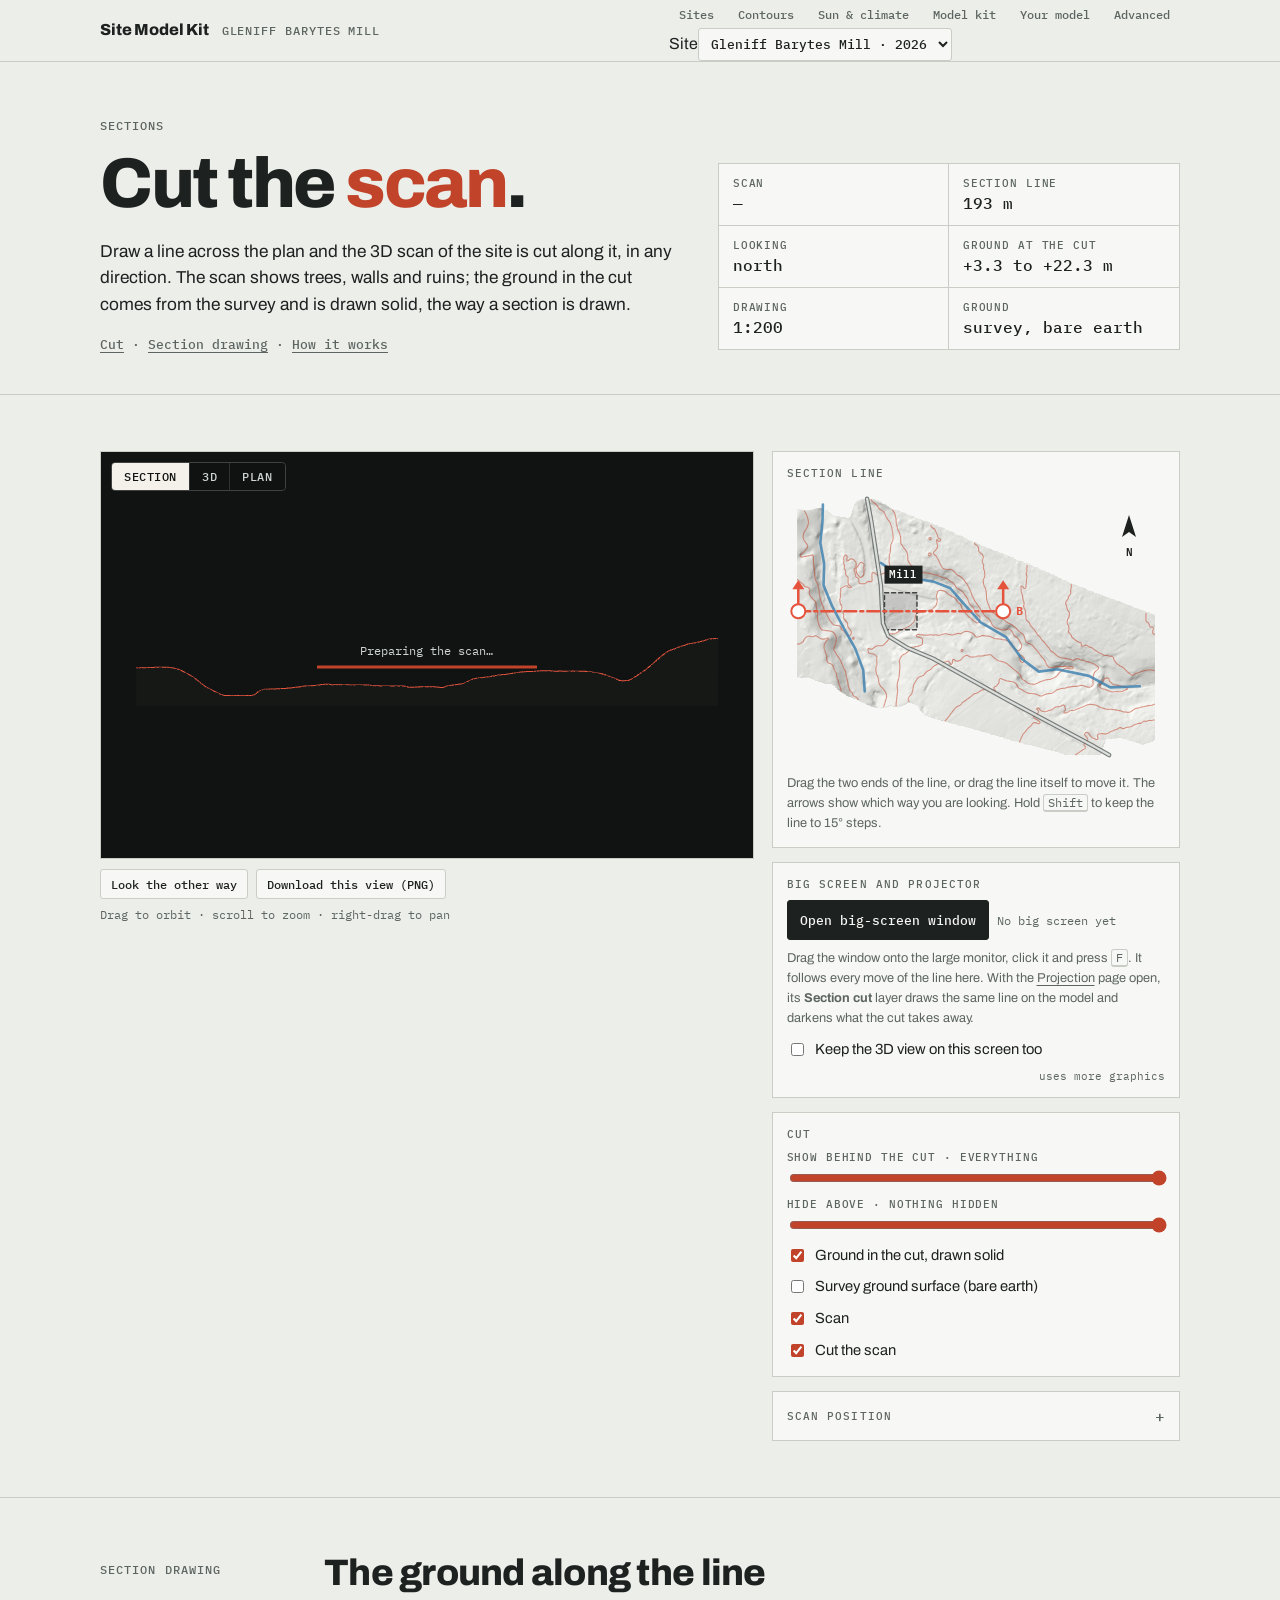
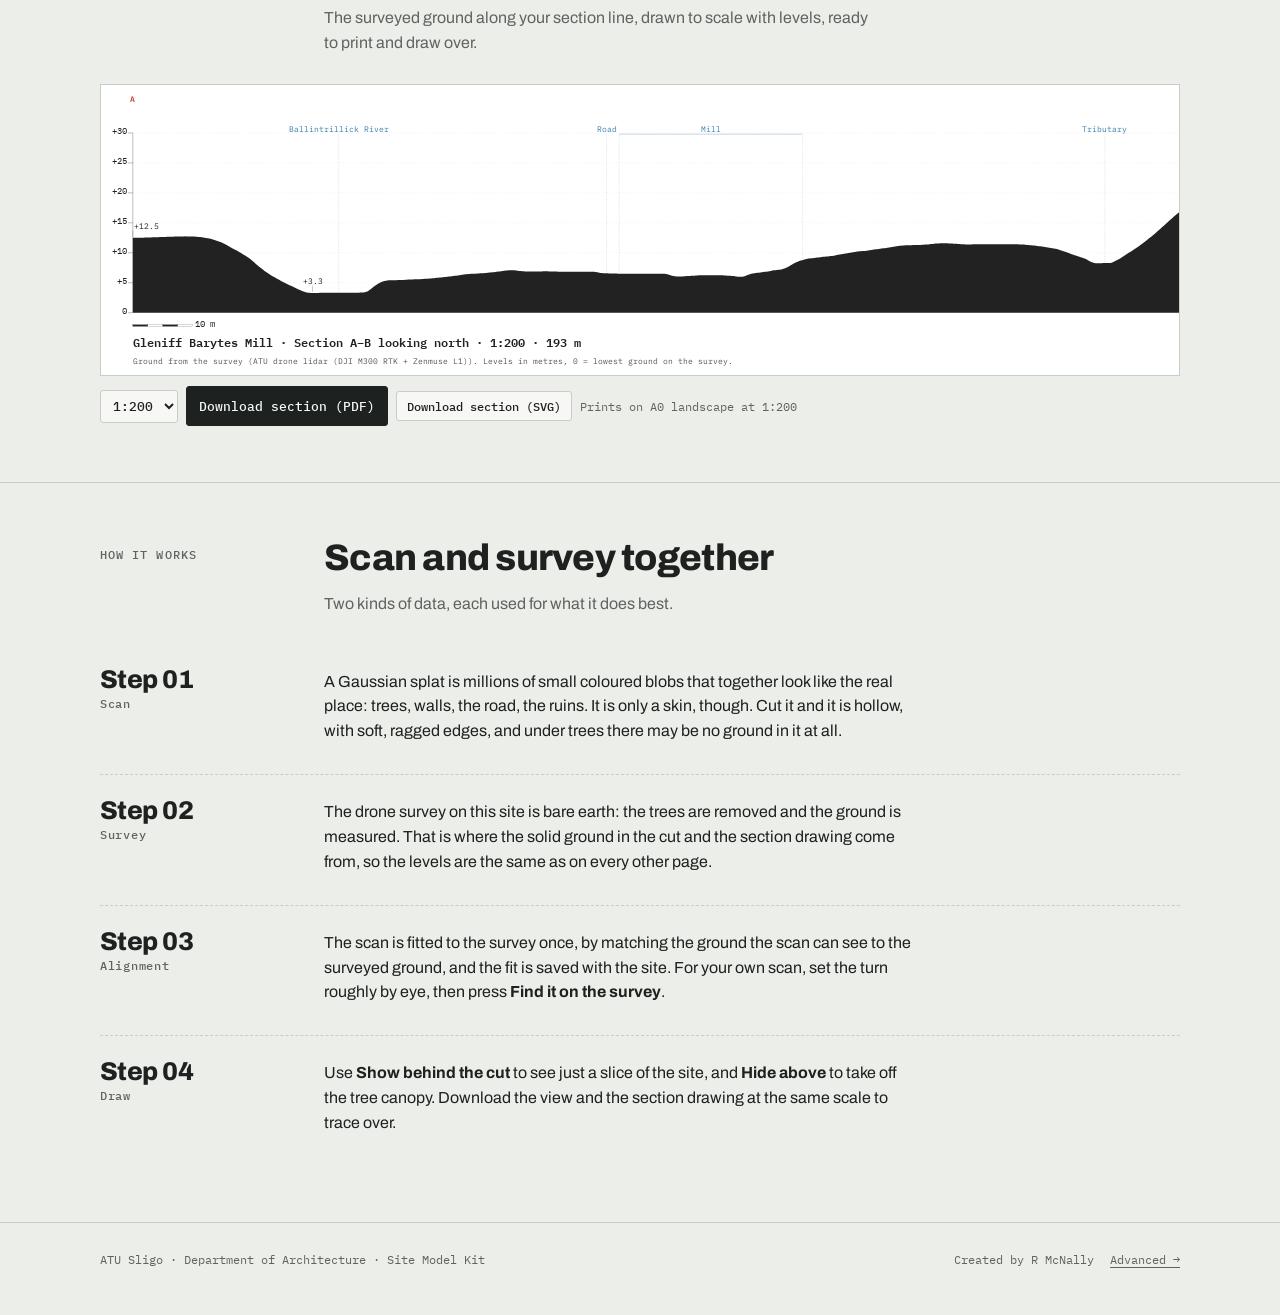
<file: sections.html>
<!doctype html>
<html lang="en">
<head>
<meta charset="utf-8">
<meta name="viewport" content="width=device-width,initial-scale=1,viewport-fit=cover">
<title>Sections</title>
<meta name="description" content="Cut sections through the 3D scan of the site in any direction, with the surveyed ground drawn solid. ATU Sligo, Site Model Kit.">
<link rel="preconnect" href="https://fonts.googleapis.com">
<link rel="preconnect" href="https://fonts.gstatic.com" crossorigin>
<link rel="stylesheet" href="https://fonts.googleapis.com/css2?family=Archivo:wght@400;600;800&family=IBM+Plex+Mono:wght@400;500&display=swap">
<link rel="stylesheet" href="css/site.css">
<link rel="stylesheet" href="css/pages.css">
<link rel="stylesheet" href="css/model.css">
<link rel="stylesheet" href="css/project.css">
<link rel="stylesheet" href="css/sections.css">
<script type="importmap">
{ "imports": {
  "three": "./vendor/three/three.module.min.js",
  "three/addons/": "./vendor/three/addons/",
  "@sparkjsdev/spark": "./vendor/spark/spark.module.min.js"
} }
</script>
<script>
/* sections.html?display is the big-screen window: the 3D view only, full screen with F. */
if (/[?&]display\b/.test(location.search)) document.documentElement.classList.add('sx-display');
</script>
</head>
<body>
<header class="top" id="top"></header>

<main id="main">
  <div class="wrap hero">
    <div>
      <div class="eyebrow">Sections</div>
      <h1>Cut the <em>scan</em>.</h1>
      <p class="lede">Draw a line across the plan and the 3D scan of the site is cut along it, in any direction. The scan shows trees, walls and ruins; the ground in the cut comes from the survey and is drawn solid, the way a section is drawn.</p>
      <p class="onpage"><a href="#cut">Cut</a> · <a href="#drawing">Section drawing</a> · <a href="#how">How it works</a></p>
    </div>
    <dl class="spec">
      <div><dt>Scan</dt><dd id="specScan">—</dd></div>
      <div><dt>Section line</dt><dd id="specLen">—</dd></div>
      <div><dt>Looking</dt><dd id="specLook">—</dd></div>
      <div><dt>Ground at the cut</dt><dd id="specLev">—</dd></div>
      <div><dt>Drawing</dt><dd id="specScale">1:200</dd></div>
      <div><dt>Ground</dt><dd>survey, bare earth</dd></div>
    </dl>
  </div>

  <section id="cut">
    <div class="wrap">
      <div class="sx-grid">
        <div class="sx-left">
          <div class="sx-view" id="view">
            <canvas id="gl" aria-label="3D scan of the site, cut along the section line"></canvas>
            <div class="sx-load" id="load"><span id="loadTxt">Loading the scan…</span><i><b id="loadBar"></b></i></div>
            <div class="sx-paused" id="sxPaused" hidden><p>Showing on the big screen</p><button type="button" id="sxShowHere">Show it here too</button></div>
            <div class="sx-cap" id="sxCap"></div>
            <p class="sx-note" id="sxNote" hidden>The controls window is using a scan loaded from that computer; this screen shows the site's own scan.</p>
            <p class="sx-hint" id="sxHint">Big screen · click, then press F for full screen · R reframes the view</p>
            <div class="sx-tools">
              <button type="button" class="on" data-cam="section">Section</button>
              <button type="button" data-cam="orbit">3D</button>
              <button type="button" data-cam="plan">Plan</button>
            </div>
          </div>
          <div class="pj-bar">
            <button type="button" id="flip">Look the other way</button>
            <button type="button" id="dlView">Download this view (PNG)</button>
            <span class="pj-link" id="hint">Drag to orbit · scroll to zoom · right-drag to pan</span>
          </div>
        </div>

        <div class="sx-panel">
          <div class="pj-group">
            <h3>Section line</h3>
            <div class="sx-plan"><canvas id="plan" aria-label="Plan: drag the ends of the section line"></canvas></div>
            <p class="small">Drag the two ends of the line, or drag the line itself to move it. The arrows show which way you are looking. Hold <kbd>Shift</kbd> to keep the line to 15° steps.</p>
          </div>

          <div class="pj-group">
            <h3>Big screen and projector</h3>
            <div class="pj-bar"><button type="button" class="primary" id="openBig">Open big-screen window</button><span class="pj-link" id="bigLink">No big screen yet</span></div>
            <p class="small">Drag the window onto the large monitor, click it and press <kbd>F</kbd>. It follows every move of the line here. With the <a href="project.html" target="_blank" rel="noopener">Projection</a> page open, its <b>Section cut</b> layer draws the same line on the model and darkens what the cut takes away.</p>
            <label class="pj-l"><input type="checkbox" id="keepHere"> Keep the 3D view on this screen too <span class="pj-key">uses more graphics</span></label>
          </div>

          <div class="pj-group">
            <h3>Cut</h3>
            <div class="cfield"><label class="lbl" for="depth">Show behind the cut · <span id="oDepth">everything</span></label><input type="range" id="depth" min="2" max="201" value="201"></div>
            <div class="cfield"><label class="lbl" for="above">Hide above · <span id="oAbove">nothing hidden</span></label><input type="range" id="above" min="0" max="1000" value="1000"></div>
            <label class="pj-l"><input type="checkbox" id="cPoche" checked> Ground in the cut, drawn solid</label>
            <label class="pj-l"><input type="checkbox" id="cGround"> Survey ground surface (bare earth)</label>
            <label class="pj-l"><input type="checkbox" id="cScan" checked> Scan</label>
            <label class="pj-l"><input type="checkbox" id="cCut" checked> Cut the scan</label>
          </div>

          <details class="pj-group sx-align" id="alignBox">
            <summary><h3>Scan position</h3></summary>
            <p class="small" id="alignNote">—</p>
            <div class="cfield"><label class="lbl" for="aYaw">Turn · <span id="oYaw">0°</span></label><input type="range" id="aYaw" min="-180" max="180" step="0.25" value="0"></div>
            <div class="mrow">
              <div class="cfield"><label class="lbl" for="aX">East · <span id="oX">0 m</span></label><input type="range" id="aX" min="0" max="400" step="0.25" value="0"></div>
              <div class="cfield"><label class="lbl" for="aY">North · <span id="oY">0 m</span></label><input type="range" id="aY" min="0" max="400" step="0.25" value="0"></div>
            </div>
            <div class="cfield"><label class="lbl" for="aZ">Up · <span id="oZ">0 m</span></label><input type="range" id="aZ" min="-100" max="100" step="0.05" value="0"></div>
            <div class="pj-bar"><button type="button" id="aAuto">Find it on the survey</button><button type="button" id="aReset">Reset</button></div>
            <label class="pj-l sx-file">Use another scan <input type="file" id="aFile" accept=".spz,.ply,.glb,.splat,.ksplat,.sog,.zip"></label>
            <p class="small">Scans can be <b>.spz</b>, <b>.ply</b>, <b>.sog</b> or a Cesium/LCC <b>.glb</b> with Gaussian splats. A scan you load stays on this computer until you close the page; its position is remembered.</p>
          </details>
        </div>
      </div>
    </div>
  </section>

  <section id="drawing">
    <div class="wrap">
      <div class="sec-head">
        <div class="eyebrow">Section drawing</div>
        <div><h2>The ground along the line</h2><p id="drawNote">The surveyed ground along your section line, drawn to scale with levels, ready to print and draw over.</p></div>
      </div>
      <div class="sx-draw" id="draw"></div>
      <div class="pj-bar sx-dl">
        <select id="dScale" aria-label="Drawing scale"><option value="100">1:100</option><option value="200" selected>1:200</option><option value="500">1:500</option></select>
        <button type="button" class="primary" id="dlPdf">Download section (PDF)</button>
        <button type="button" id="dlSvg">Download section (SVG)</button>
        <span class="pj-link" id="paper">—</span>
      </div>
    </div>
  </section>

  <section id="how">
    <div class="wrap">
      <div class="sec-head">
        <div class="eyebrow">How it works</div>
        <div><h2>Scan and survey together</h2><p>Two kinds of data, each used for what it does best.</p></div>
      </div>
      <ol class="steps">
        <li><div class="n">Scan</div><div><p>A Gaussian splat is millions of small coloured blobs that together look like the real place: trees, walls, the road, the ruins. It is only a skin, though. Cut it and it is hollow, with soft, ragged edges, and under trees there may be no ground in it at all.</p></div></li>
        <li><div class="n">Survey</div><div><p>The drone survey on this site is bare earth: the trees are removed and the ground is measured. That is where the solid ground in the cut and the section drawing come from, so the levels are the same as on every other page.</p></div></li>
        <li><div class="n">Alignment</div><div><p>The scan is fitted to the survey once, by matching the ground the scan can see to the surveyed ground, and the fit is saved with the site. For your own scan, set the turn roughly by eye, then press <b>Find it on the survey</b>.</p></div></li>
        <li><div class="n">Draw</div><div><p>Use <b>Show behind the cut</b> to see just a slice of the site, and <b>Hide above</b> to take off the tree canopy. Download the view and the section drawing at the same scale to trace over.</p></div></li>
      </ol>
    </div>
  </section>
</main>

<footer>
  <div class="wrap"><span>ATU Sligo · Department of Architecture · Site Model Kit</span><span class="credit">Created by R McNally</span><a href="advanced.html" data-sitelink>Advanced →</a></div>
</footer>

<script src="vendor/jspdf.umd.min.js"></script>
<script src="js/sitekit.js"></script>
<script src="js/site.js"></script>
<script type="module" src="js/sections.js"></script>
<script>
/* If the 3D viewer can't start, say why instead of sitting on "Loading the scan". */
(function () {
  function say(msg) { var t = document.getElementById('loadTxt'), b = document.getElementById('load'); if (t) t.textContent = msg; if (b) b.classList.add('err'); }
  if (location.protocol === 'file:') { say('This page has to be opened through a web server, not straight from the folder. Use the website\'s GitHub Pages address, or a local server (see the README).'); return; }
  var s = document.querySelector('script[src="js/sections.js"]');
  if (s) s.addEventListener('error', function () { say('The 3D viewer could not be loaded. Check the website has its vendor folder, then reload.'); });
  setTimeout(function () { if (!window.__sxStarted) say('The 3D viewer is taking a long time to start. Reload the page, or try an up-to-date Chrome, Edge, Firefox or Safari.'); }, 45000);
})();
</script>
</body>
</html>
</file>
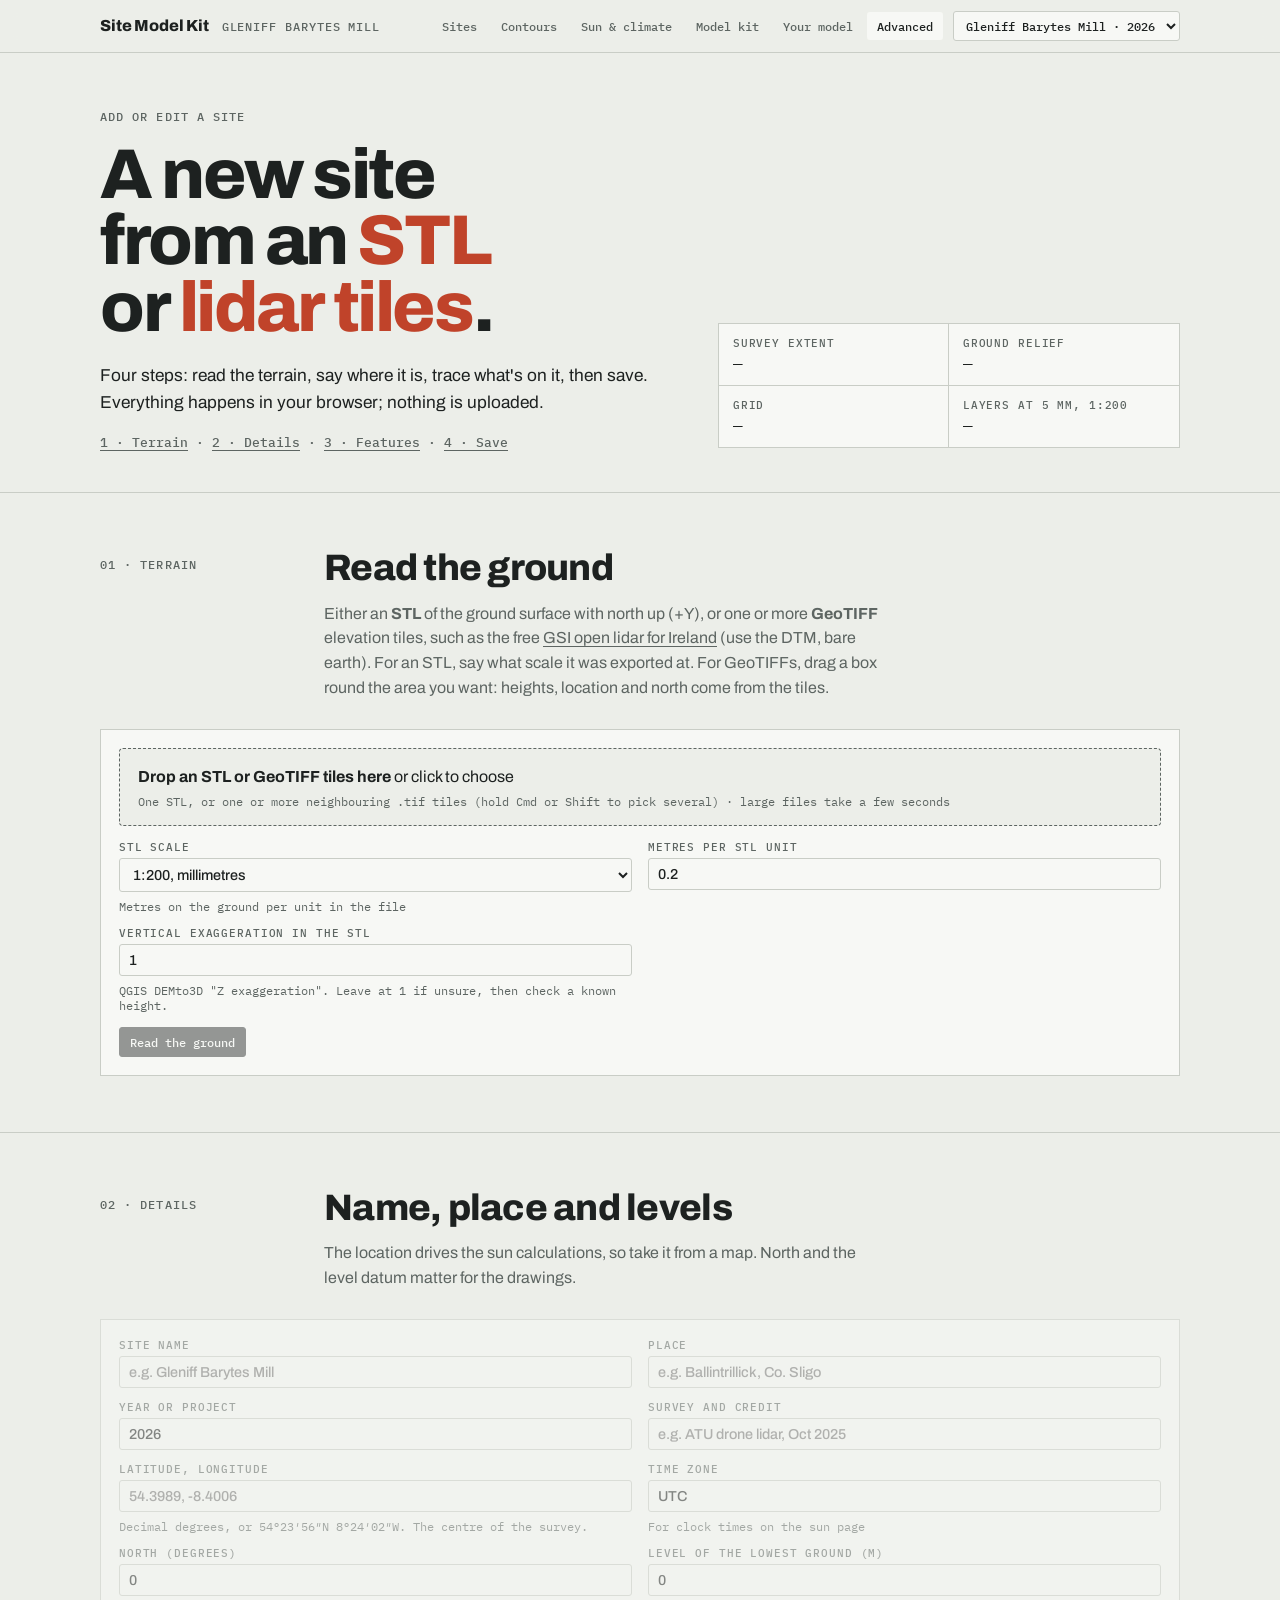
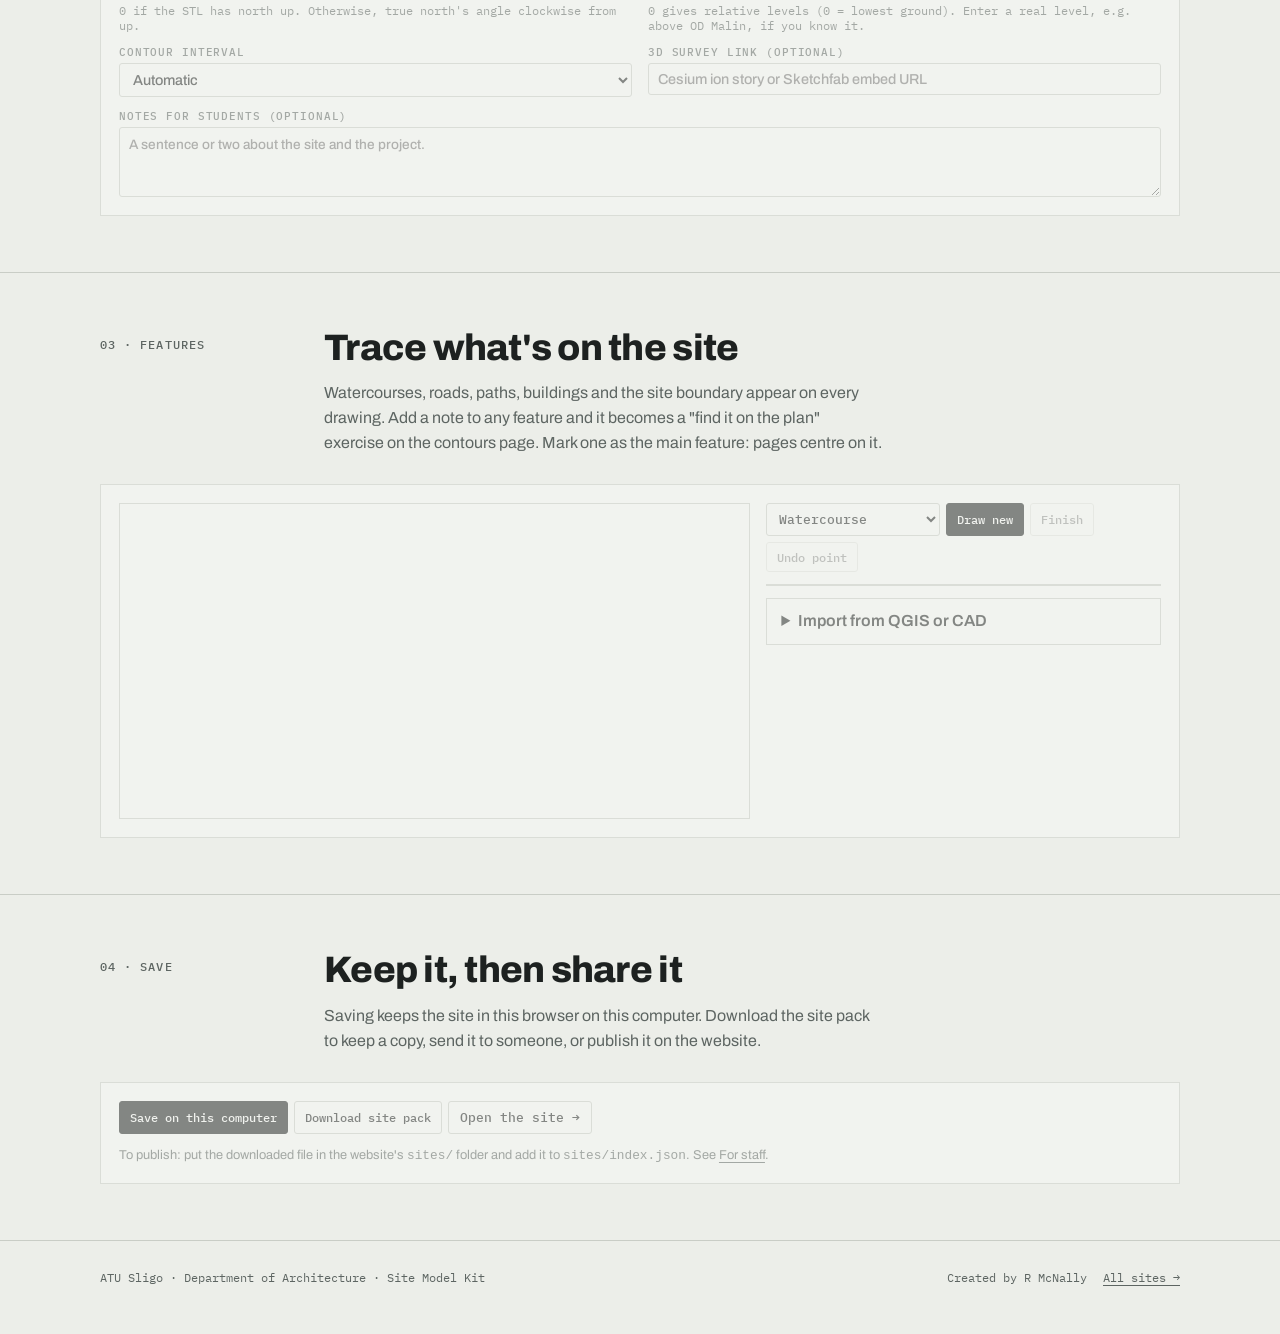
<file: setup.html>
<!doctype html>
<html lang="en">
<head>
<meta charset="utf-8">
<meta name="viewport" content="width=device-width,initial-scale=1,viewport-fit=cover">
<title>Add a Site</title>
<meta name="description" content="Turn a terrain STL into a site for the Site Model Kit: levels, location and features.">
<link rel="preconnect" href="https://fonts.googleapis.com">
<link rel="preconnect" href="https://fonts.gstatic.com" crossorigin>
<link rel="stylesheet" href="https://fonts.googleapis.com/css2?family=Archivo:wght@400;600;800&family=IBM+Plex+Mono:wght@400;500&display=swap">
<link rel="stylesheet" href="css/site.css">
<link rel="stylesheet" href="css/contours.css">
<link rel="stylesheet" href="css/pages.css">
<link rel="stylesheet" href="css/kit.css">
</head>
<body>
<header class="top" id="top"></header>

<main>
  <div class="wrap hero">
    <div>
      <div class="eyebrow">Add or edit a site</div>
      <h1 id="hTitle">A new site from an <em>STL</em> or <em>lidar tiles</em>.</h1>
      <p class="lede">Four steps: read the terrain, say where it is, trace what's on it, then save. Everything happens in your browser; nothing is uploaded.</p>
      <p class="onpage"><a href="#s1">1 · Terrain</a> · <a href="#s2">2 · Details</a> · <a href="#s3">3 · Features</a> · <a href="#s4">4 · Save</a></p>
    </div>
    <dl class="spec">
      <div><dt>Survey extent</dt><dd id="oSize">—</dd></div>
      <div><dt>Ground relief</dt><dd id="oRelief">—</dd></div>
      <div><dt>Grid</dt><dd id="oGrid">—</dd></div>
      <div><dt>Layers at 5 mm, 1:200</dt><dd id="oLayers">—</dd></div>
    </dl>
  </div>

  <section id="s1">
    <div class="wrap">
      <div class="sec-head">
        <div class="eyebrow">01 · Terrain</div>
        <div>
          <h2>Read the ground</h2>
          <p>Either an <strong>STL</strong> of the ground surface with north up (+Y), or one or more <strong>GeoTIFF</strong> elevation tiles, such as the free <a href="https://opendata-geodata-gov-ie.hub.arcgis.com/apps/geodata-gov-ie::ie-gsi-open-topographic-lidar-data-ireland-itm-download-viewer/explore" target="_blank" rel="noopener">GSI open lidar for Ireland</a> (use the DTM, bare earth). For an STL, say what scale it was exported at. For GeoTIFFs, drag a box round the area you want: heights, location and north come from the tiles.</p>
        </div>
      </div>
      <div class="stepcard" id="stlCard">
        <label class="drop" id="stlDrop" for="stlFile"><input type="file" id="stlFile" multiple accept=".stl,model/stl,application/sla,.tif,.tiff,image/tiff"><span><b>Drop an STL or GeoTIFF tiles here</b> or click to choose</span><small>One STL, or one or more neighbouring .tif tiles (hold Cmd or Shift to pick several) · large files take a few seconds</small></label>
        <div id="tifPanel" hidden style="margin-top:14px">
          <div class="canvas-wrap" style="position:relative;border:1px solid var(--rule);background:var(--paper)"><canvas id="tifMap" aria-label="The tiles as a shaded map: drag a box round your site" style="display:block;width:100%;cursor:crosshair;touch-action:none"></canvas><div class="mode" style="position:absolute;left:10px;top:10px;font:600 .72rem var(--mono);background:var(--ink);color:var(--paper);padding:4px 8px;border-radius:3px">Drag a box round your site</div></div>
          <div class="form2" style="margin-top:12px">
            <div class="cfield"><span class="lbl">Area</span><span id="tifBox" style="font:500 .9rem var(--mono)">—</span><span class="hint" id="tifBoxHint">North is up. Grey: no data in the tiles.</span></div>
            <div class="cfield"><label class="lbl" for="tifStep">Ground sampled every</label><select id="tifStep"><option value="0">Automatic</option><option value="0.5">0.5 m</option><option value="1">1 m</option><option value="2">2 m</option><option value="5">5 m</option></select><span class="hint">Never finer than the tiles themselves</span></div>
          </div>
          <div class="row" style="margin-top:8px"><button type="button" id="tifAll">Use all the data</button></div>
        </div>
        <div class="form2" id="stlOpts" style="margin-top:14px">
          <div class="cfield"><label class="lbl" for="fScale">STL scale</label>
            <select id="fScale"><option value="0.1">1:100, millimetres</option><option value="0.2" selected>1:200, millimetres</option><option value="0.25">1:250, millimetres</option><option value="0.5">1:500, millimetres</option><option value="1">1:1000 mm, or real metres</option><option value="custom">Other…</option></select>
            <span class="hint">Metres on the ground per unit in the file</span></div>
          <div class="cfield" id="customWrap" hidden><label class="lbl" for="fUnit">Metres per STL unit</label><input type="number" id="fUnit" step="any" min="0.0001" value="0.2"></div>
          <div class="cfield"><label class="lbl" for="fZ">Vertical exaggeration in the STL</label><input type="number" id="fZ" step="any" min="0.1" value="1"><span class="hint">QGIS DEMto3D "Z exaggeration". Leave at 1 if unsure, then check a known height.</span></div>
        </div>
        <div class="row" style="margin-top:14px"><button type="button" class="primary" id="readBtn" disabled>Read the ground</button></div>
        <div class="prog" id="prog" hidden><i></i></div>
        <p class="summary" id="stlMsg" hidden></p>
      </div>
    </div>
  </section>

  <section id="s2">
    <div class="wrap">
      <div class="sec-head">
        <div class="eyebrow">02 · Details</div>
        <div>
          <h2>Name, place and levels</h2>
          <p>The location drives the sun calculations, so take it from a map. North and the level datum matter for the drawings.</p>
        </div>
      </div>
      <div class="stepcard" id="detCard" aria-disabled="true">
        <div class="form2">
          <div class="cfield"><label class="lbl" for="dName">Site name</label><input type="text" id="dName" maxlength="60" placeholder="e.g. Gleniff Barytes Mill"></div>
          <div class="cfield"><label class="lbl" for="dPlace">Place</label><input type="text" id="dPlace" maxlength="60" placeholder="e.g. Ballintrillick, Co. Sligo"></div>
          <div class="cfield"><label class="lbl" for="dYear">Year or project</label><input type="text" id="dYear" maxlength="30"></div>
          <div class="cfield"><label class="lbl" for="dSurvey">Survey and credit</label><input type="text" id="dSurvey" maxlength="120" placeholder="e.g. ATU drone lidar, Oct 2025"></div>
          <div class="cfield"><label class="lbl" for="dLL">Latitude, longitude</label><input type="text" id="dLL" placeholder="54.3989, -8.4006"><span class="hint" id="llHint">Decimal degrees, or 54°23′56″N 8°24′02″W. The centre of the survey.</span></div>
          <div class="cfield"><label class="lbl" for="dTZ">Time zone</label><input type="text" id="dTZ" list="tzList" value="Europe/Dublin"><datalist id="tzList"><option>Europe/Dublin</option><option>Europe/London</option><option>Europe/Lisbon</option><option>Europe/Paris</option><option>Europe/Berlin</option><option>Europe/Madrid</option><option>Europe/Rome</option><option>Europe/Copenhagen</option><option>America/New_York</option><option>UTC</option></datalist><span class="hint">For clock times on the sun page</span></div>
          <div class="cfield"><label class="lbl" for="dNorth">North (degrees)</label><input type="number" id="dNorth" step="any" value="0"><span class="hint">0 if the STL has north up. Otherwise, true north's angle clockwise from up.</span></div>
          <div class="cfield"><label class="lbl" for="dOff">Level of the lowest ground (m)</label><input type="number" id="dOff" step="any" value="0"><span class="hint">0 gives relative levels (0 = lowest ground). Enter a real level, e.g. above OD Malin, if you know it.</span></div>
          <div class="cfield"><label class="lbl" for="dCI">Contour interval</label><select id="dCI"><option value="0">Automatic</option><option value="0.5">0.5 m</option><option value="1">1 m</option><option value="2">2 m</option><option value="5">5 m</option><option value="10">10 m</option></select></div>
          <div class="cfield"><label class="lbl" for="dEmbed">3D survey link (optional)</label><input type="url" id="dEmbed" placeholder="Cesium ion story or Sketchfab embed URL"></div>
          <div class="cfield full"><label class="lbl" for="dNotes">Notes for students (optional)</label><textarea id="dNotes" maxlength="600" placeholder="A sentence or two about the site and the project."></textarea></div>
        </div>
      </div>
    </div>
  </section>

  <section id="s3">
    <div class="wrap">
      <div class="sec-head">
        <div class="eyebrow">03 · Features</div>
        <div>
          <h2>Trace what's on the site</h2>
          <p>Watercourses, roads, paths, buildings and the site boundary appear on every drawing. Add a note to any feature and it becomes a "find it on the plan" exercise on the contours page. Mark one as the main feature: pages centre on it.</p>
        </div>
      </div>
      <div class="stepcard" id="featCard" aria-disabled="true">
        <div class="fedit">
          <div class="canvas-wrap"><canvas id="fPlan" aria-label="Site plan for tracing features"></canvas><div class="mode" id="fMode" hidden>Drawing · click to add points · double-click to finish</div></div>
          <div class="tools">
            <div class="row">
              <select id="fKind" aria-label="Feature type"></select>
              <button type="button" class="primary" id="fDraw">Draw new</button>
              <button type="button" id="fFinish" disabled>Finish</button>
              <button type="button" id="fUndo" disabled>Undo point</button>
            </div>
            <ul class="flist" id="fList"></ul>
            <div id="fProps" hidden>
              <div class="form2">
                <div class="cfield"><label class="lbl" for="pName">Name</label><input type="text" id="pName" maxlength="50"></div>
                <div class="cfield"><label class="lbl" for="pKind">Type</label><select id="pKind"></select></div>
                <div class="cfield full"><label class="lbl" for="pNote">Note for the contours page</label><textarea id="pNote" maxlength="500" placeholder="What does this feature look like in contours? e.g. Steep valley: lines on both banks nearly touch."></textarea></div>
              </div>
              <div class="row" style="margin-top:8px">
                <label class="check"><span><input type="checkbox" id="pFocus">Main feature</span></label>
                <button type="button" class="danger" id="pDel">Delete feature</button>
              </div>
              <p class="small">Drag a point to move it. Shift-click a point to remove it.</p>
            </div>
            <details class="more">
              <summary>Import from QGIS or CAD</summary>
              <div class="form2" style="margin-top:10px">
                <div class="cfield full"><label class="lbl" for="iFile">GeoJSON or DXF file</label><input type="file" id="iFile" accept=".geojson,.json,.dxf"></div>
                <div class="cfield"><label class="lbl" for="iCoords">Coordinates are</label><select id="iCoords"><option value="auto">Work it out</option><option value="stl">Same units as the STL</option><option value="map">Map metres (e.g. ITM, UTM)</option><option value="lonlat">Longitude / latitude</option></select></div>
                <div class="cfield"><label class="lbl" for="iKind">Type if not named</label><select id="iKind"></select></div>
                <div class="cfield"><label class="lbl" for="iE">Easting of the survey's SW corner</label><input type="number" id="iE" step="any" placeholder="map metres only"></div>
                <div class="cfield"><label class="lbl" for="iN">Northing of the survey's SW corner</label><input type="number" id="iN" step="any" placeholder="map metres only"></div>
                <div class="cfield"><label class="lbl" for="iDX">Shift east (m)</label><input type="number" id="iDX" step="any" value="0"></div>
                <div class="cfield"><label class="lbl" for="iDY">Shift north (m)</label><input type="number" id="iDY" step="any" value="0"></div>
              </div>
              <div class="row" style="margin-top:10px"><button type="button" id="iGo" disabled>Import</button><span class="small" id="iMsg"></span></div>
              <p class="small">For a site read from GeoTIFF tiles, map metres and longitude/latitude are placed exactly from the tiles' coordinates (the corner fields fill themselves in). For an STL, longitude/latitude is placed using the latitude and longitude above as the centre of the survey, so it's approximate; use the shift to line it up with the contours.</p>
            </details>
          </div>
        </div>
      </div>
    </div>
  </section>

  <section id="s4">
    <div class="wrap">
      <div class="sec-head">
        <div class="eyebrow">04 · Save</div>
        <div>
          <h2>Keep it, then share it</h2>
          <p>Saving keeps the site in this browser on this computer. Download the site pack to keep a copy, send it to someone, or publish it on the website.</p>
        </div>
      </div>
      <div class="stepcard" id="saveCard" aria-disabled="true">
        <div class="row">
          <button type="button" class="primary" id="sSave">Save on this computer</button>
          <button type="button" id="sDl">Download site pack</button>
          <a class="btnlink" id="sOpen" href="index.html" hidden>Open the site →</a>
        </div>
        <p class="summary" id="saveMsg" hidden></p>
        <p class="small" style="margin-top:12px">To publish: put the downloaded file in the website's <code>sites/</code> folder and add it to <code>sites/index.json</code>. See <a href="index.html#staff">For staff</a>.</p>
      </div>
    </div>
  </section>
</main>

<footer>
  <div class="wrap"><span>ATU Sligo · Department of Architecture · Site Model Kit</span><span class="credit">Created by R McNally</span><a href="index.html">All sites →</a></div>
</footer>

<script src="vendor/geotiff.min.js"></script>
<script src="js/sitekit.js"></script>
<script src="js/site.js"></script>
<script src="js/dem-import.js"></script>
<script src="js/setup.js"></script>
</body>
</html>
</file>
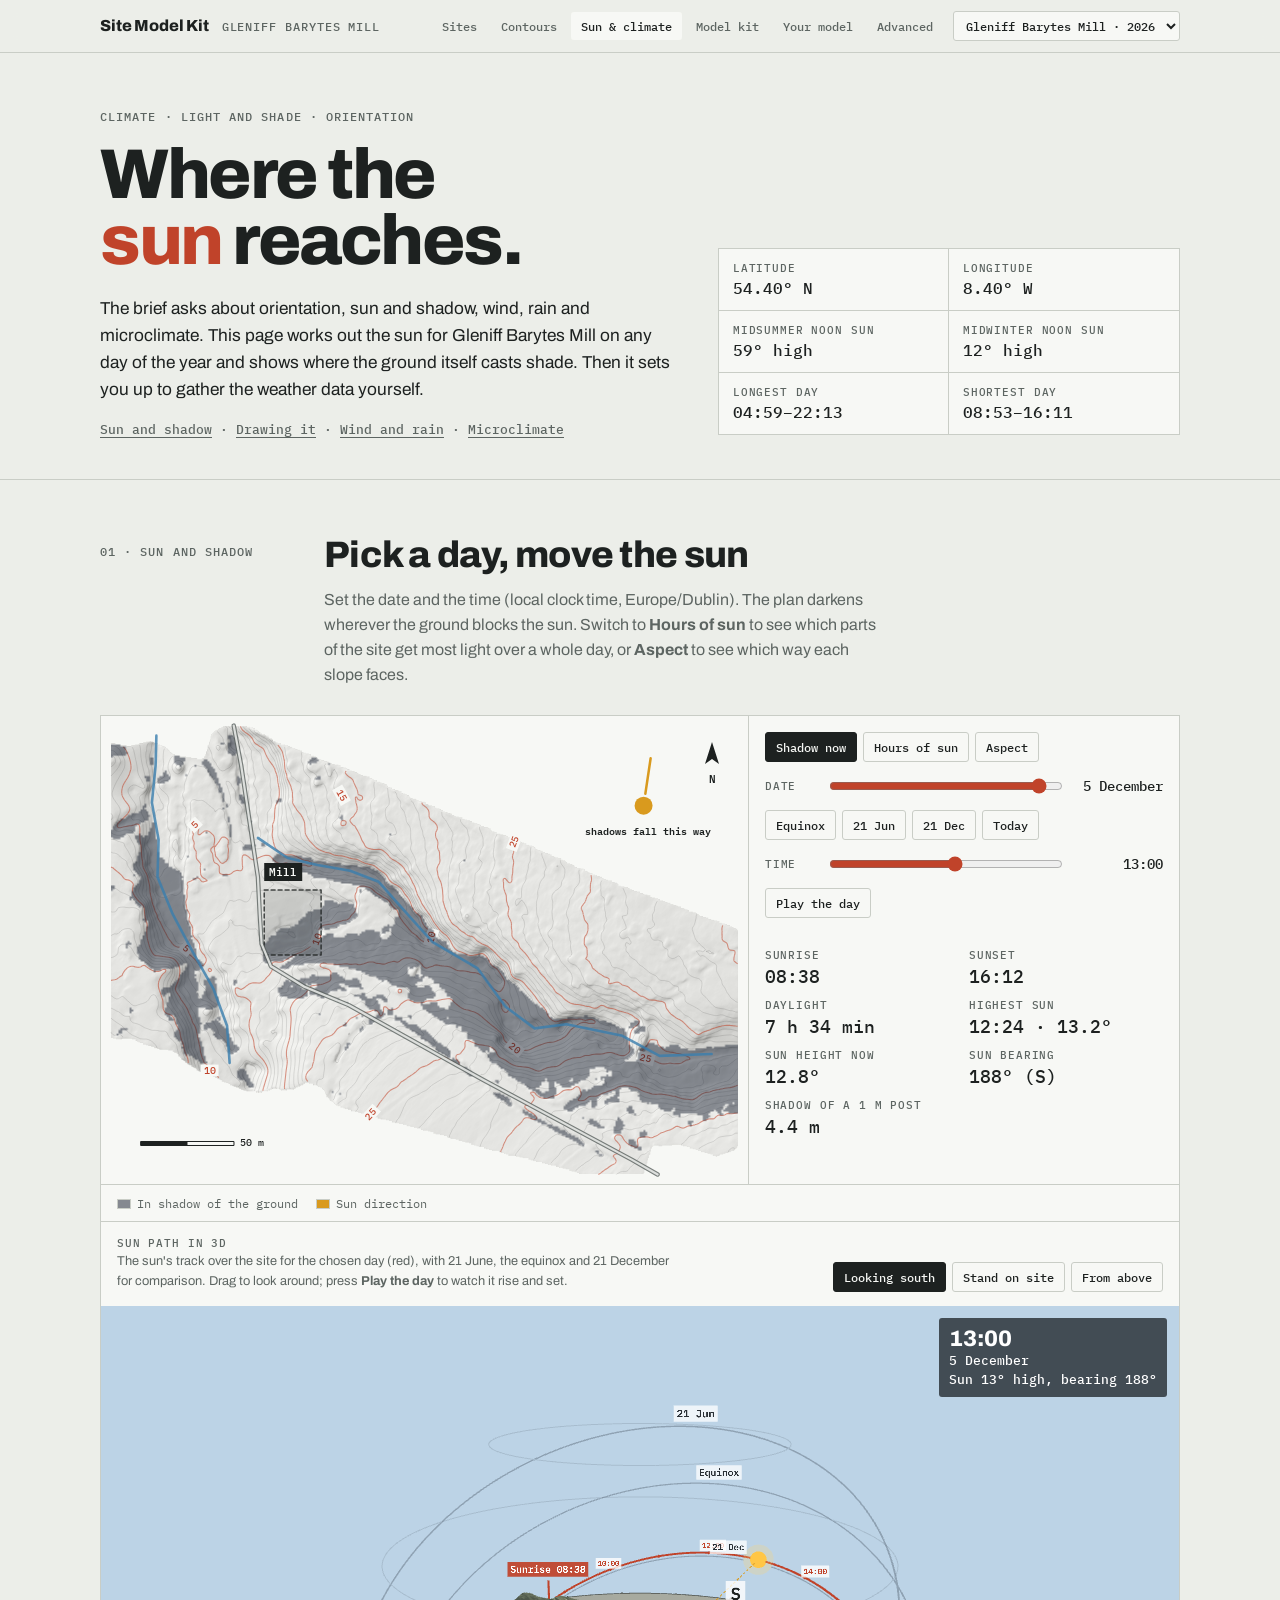
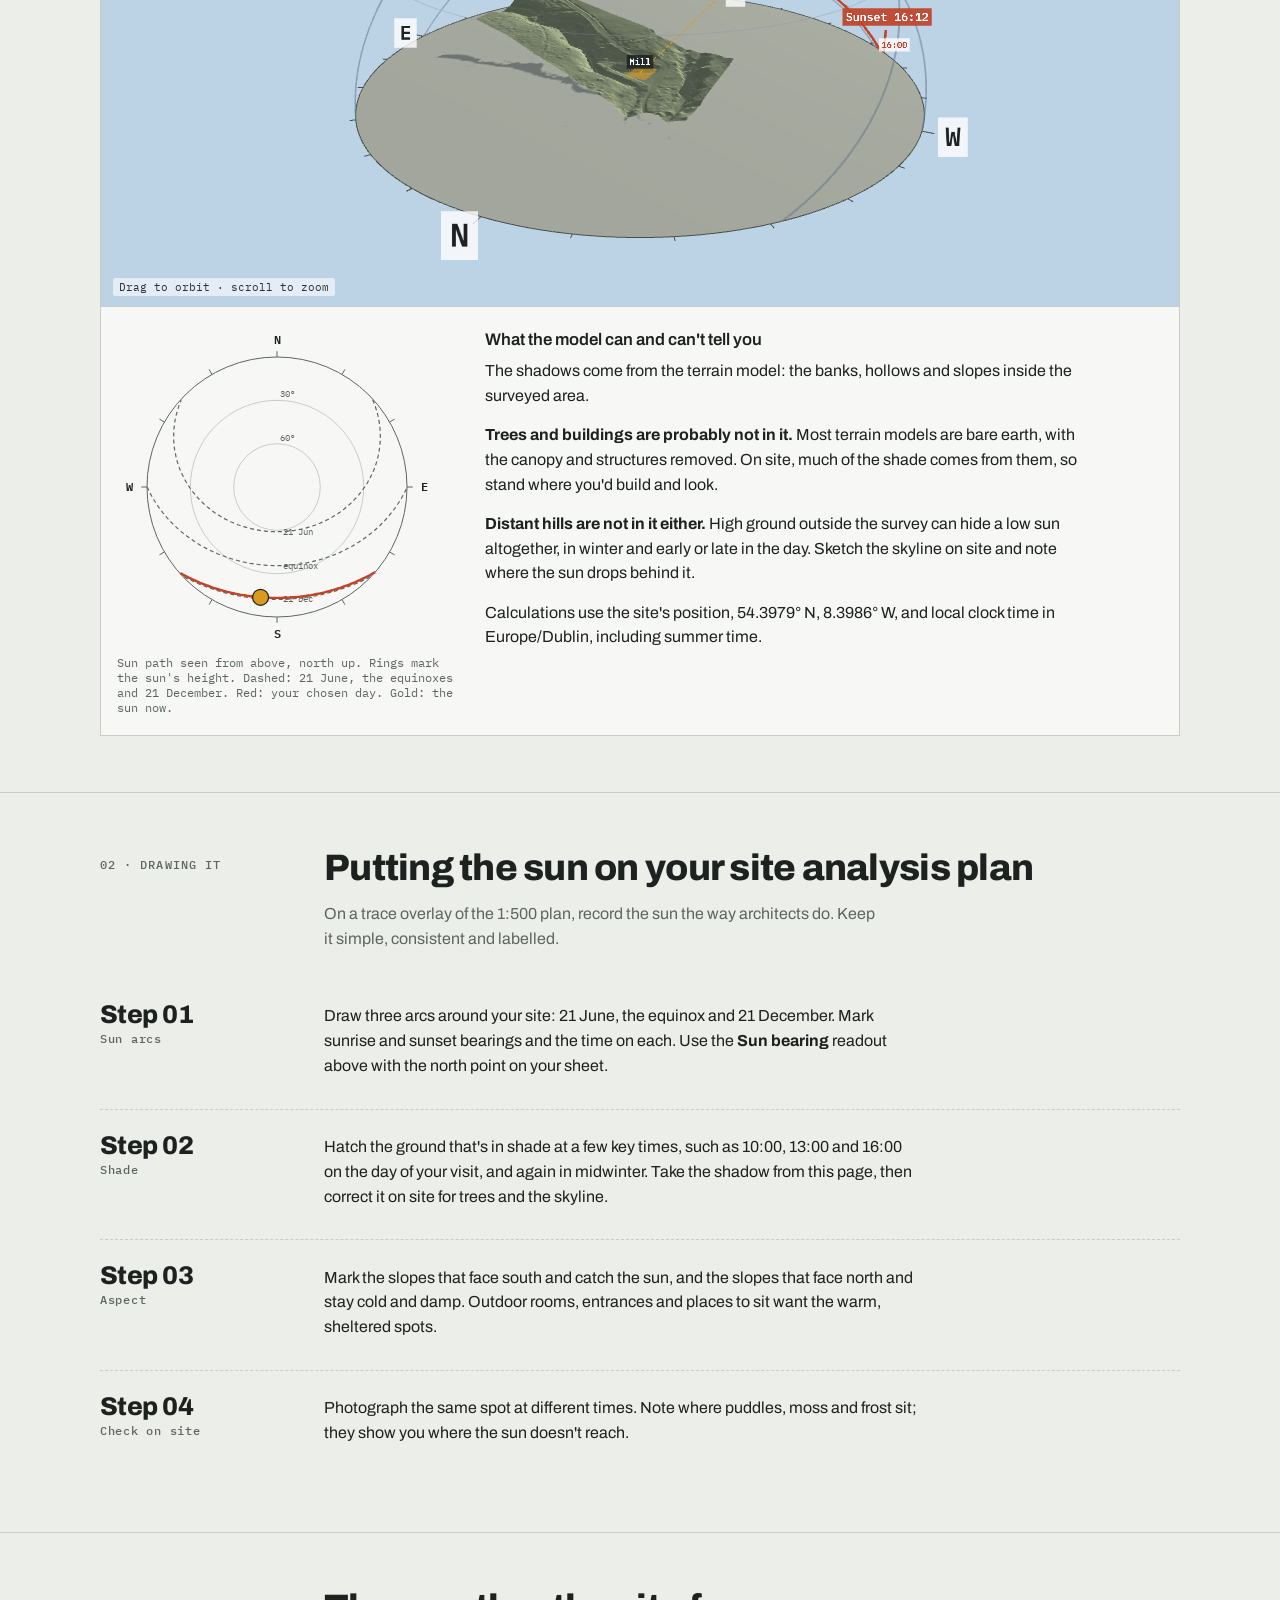
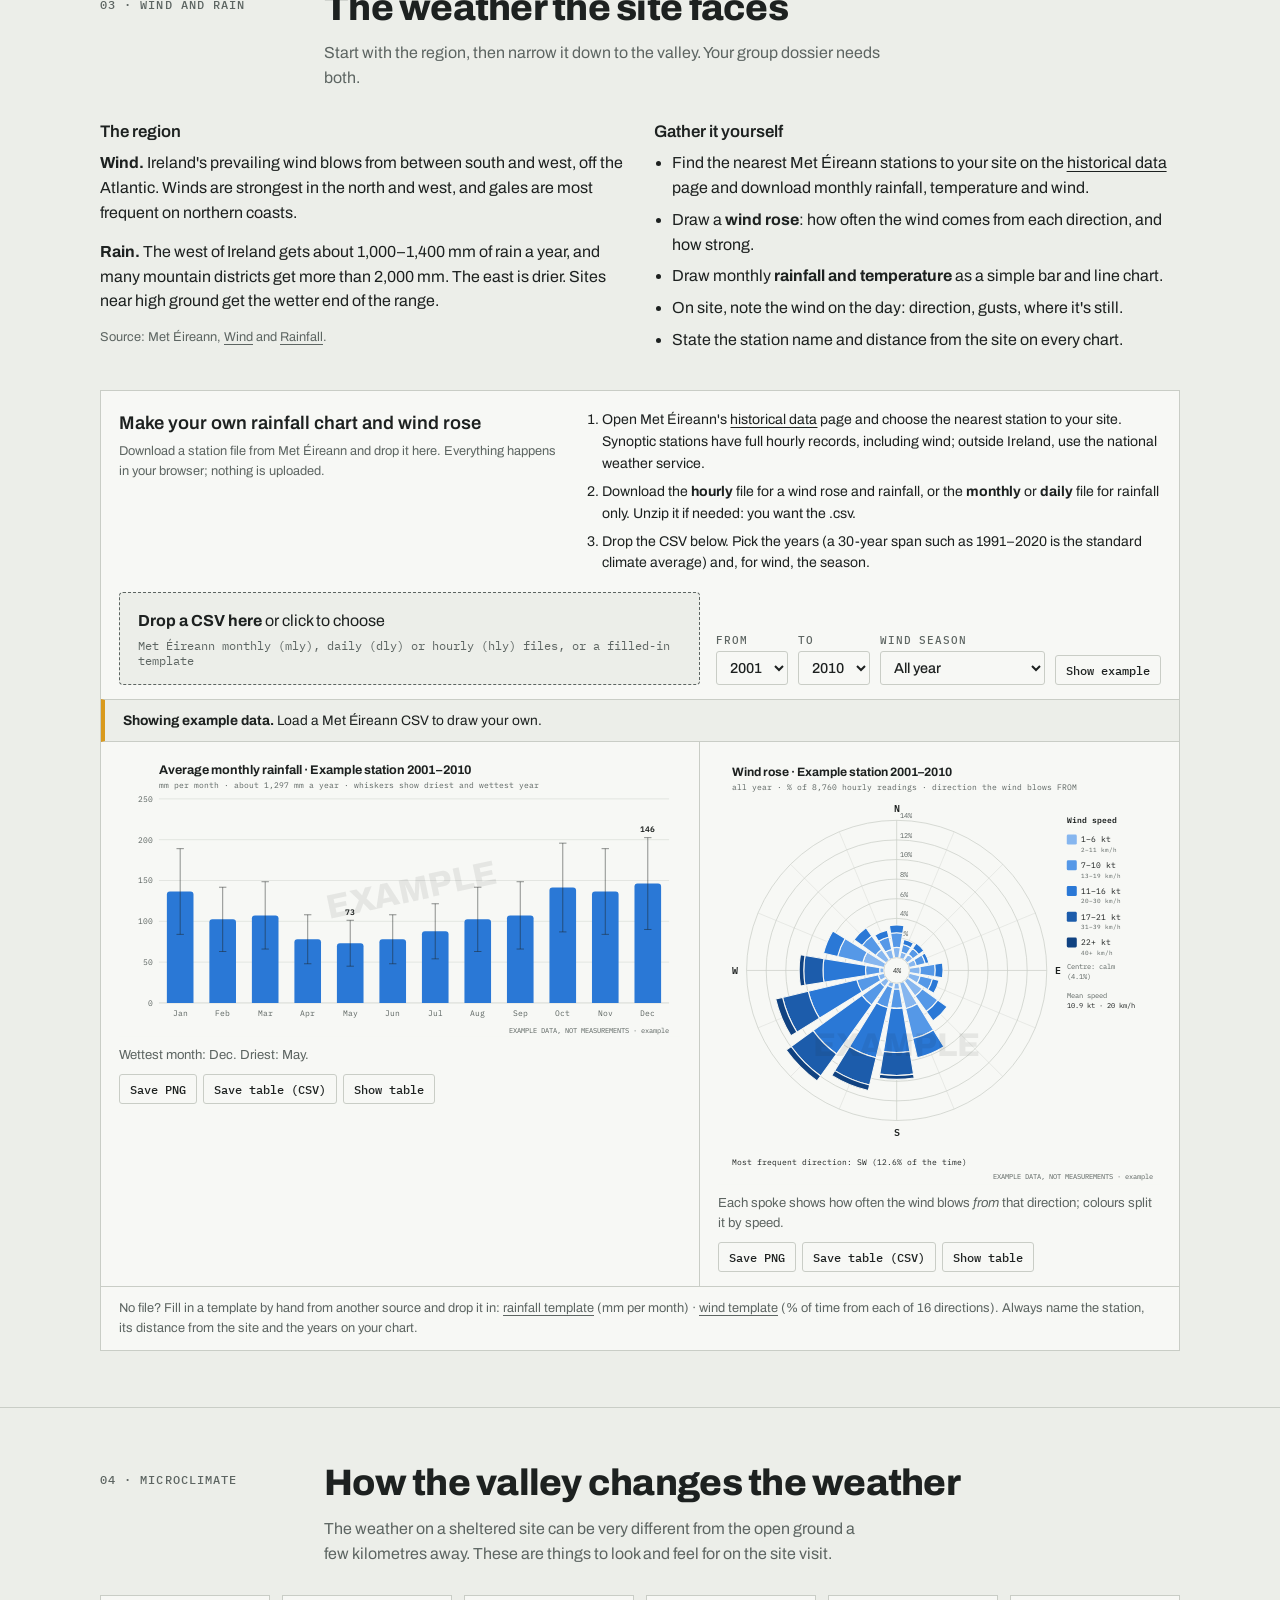
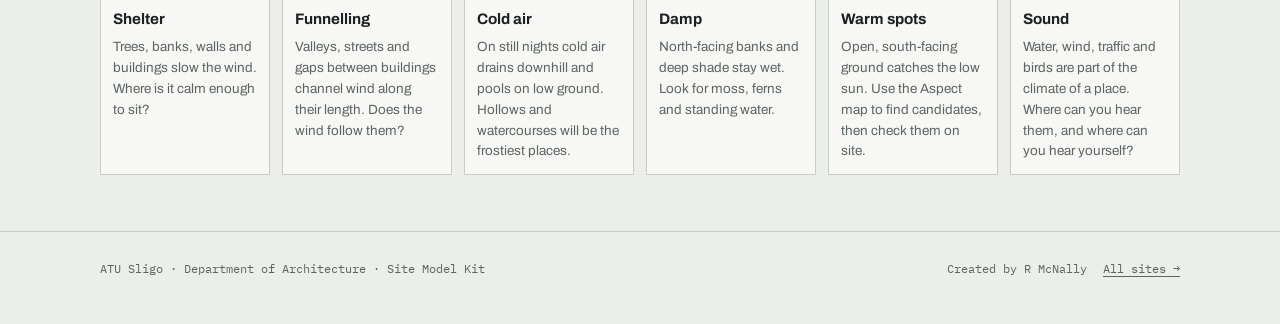
<file: sun.html>
<!doctype html>
<html lang="en">
<head>
<meta charset="utf-8">
<meta name="viewport" content="width=device-width,initial-scale=1,viewport-fit=cover">
<title>Sun and Climate</title>
<meta name="description" content="Sun path, shadow, aspect and climate for your site, for first-year architecture site analysis. ATU Sligo.">
<link rel="preconnect" href="https://fonts.googleapis.com">
<link rel="preconnect" href="https://fonts.gstatic.com" crossorigin>
<link rel="stylesheet" href="https://fonts.googleapis.com/css2?family=Archivo:wght@400;600;800&family=IBM+Plex+Mono:wght@400;500&display=swap">
<link rel="stylesheet" href="css/site.css">
<link rel="stylesheet" href="css/contours.css">
<link rel="stylesheet" href="css/pages.css">
<link rel="stylesheet" href="css/kit.css">
</head>
<body>

<header class="top" id="top"></header>

<main>
  <div class="wrap hero">
    <div>
      <div class="eyebrow">Climate · Light and shade · Orientation</div>
      <h1>Where the <em>sun</em> reaches.</h1>
      <p class="lede">The brief asks about orientation, sun and shadow, wind, rain and microclimate. This page works out the sun for <span data-site="name">the site</span> on any day of the year and shows where the ground itself casts shade. Then it sets you up to gather the weather data yourself.</p>
      <p class="onpage"><a href="#sun">Sun and shadow</a> · <a href="#draw">Drawing it</a> · <a href="#climate">Wind and rain</a> · <a href="#micro">Microclimate</a></p>
    </div>
    <dl class="spec">
      <div><dt>Latitude</dt><dd id="spLat">—</dd></div>
      <div><dt>Longitude</dt><dd id="spLon">—</dd></div>
      <div><dt>Midsummer noon sun</dt><dd id="spSum">—</dd></div>
      <div><dt>Midwinter noon sun</dt><dd id="spWin">—</dd></div>
      <div><dt>Longest day</dt><dd id="spLong">—</dd></div>
      <div><dt>Shortest day</dt><dd id="spShort">—</dd></div>
    </dl>
  </div>

  <section id="sun">
    <div class="wrap">
      <div class="sec-head">
        <div class="eyebrow">01 · Sun and shadow</div>
        <div>
          <h2>Pick a day, move the sun</h2>
          <p>Set the date and the time (local clock time, <span data-site="tz">Europe/Dublin</span>). The plan darkens wherever the ground blocks the sun. Switch to <strong>Hours of sun</strong> to see which parts of the site get most light over a whole day, or <strong>Aspect</strong> to see which way each slope faces.</p>
        </div>
      </div>

      <div class="tool">
        <div class="tool-top">
          <div class="canvas-wrap"><canvas id="sunPlan" aria-label="Site plan with terrain shadows"></canvas></div>
          <div class="readings">
            <div class="row" role="group" aria-label="Map mode">
              <button type="button" data-mode="shadow" aria-pressed="true">Shadow now</button>
              <button type="button" data-mode="hours" aria-pressed="false">Hours of sun</button>
              <button type="button" data-mode="aspect" aria-pressed="false">Aspect</button>
            </div>
            <div class="slider">
              <label class="lbl" for="sunDate">Date</label>
              <input type="range" id="sunDate" min="1" max="365" value="280">
              <output id="dTxt">—</output>
            </div>
            <div class="row">
              <button type="button" data-day="3-20">Equinox</button>
              <button type="button" data-day="6-21">21 Jun</button>
              <button type="button" data-day="12-21">21 Dec</button>
              <button type="button" data-day="today">Today</button>
            </div>
            <div class="slider">
              <label class="lbl" for="sunTime">Time</label>
              <input type="range" id="sunTime" min="0" max="24" step="0.25" value="13">
              <output id="tTxt">—</output>
            </div>
            <div class="row"><button type="button" id="playDay">Play the day</button></div>
            <dl class="rd">
              <div><dt>Sunrise</dt><dd id="rRise">—</dd></div>
              <div><dt>Sunset</dt><dd id="rSet">—</dd></div>
              <div><dt>Daylight</dt><dd id="rLen">—</dd></div>
              <div><dt>Highest sun</dt><dd id="rNoon">—</dd></div>
              <div><dt>Sun height now</dt><dd id="rAlt">—</dd></div>
              <div><dt>Sun bearing</dt><dd id="rAz">—</dd></div>
              <div><dt>Shadow of a 1 m post</dt><dd id="rShadow">—</dd></div>
            </dl>
          </div>
        </div>
        <div class="legendbar" id="legend"></div>
        <div class="sky3d">
          <div class="sky-head">
            <div><div class="lbl">Sun path in 3D</div><p class="small" style="margin:2px 0 0">The sun's track over the site for the chosen day (red), with 21 June, the equinox and 21 December for comparison. Drag to look around; press <strong>Play the day</strong> to watch it rise and set.</p></div>
            <div class="row" role="group" aria-label="3D camera">
              <button type="button" data-cam="se" aria-pressed="true">Looking south</button>
              <button type="button" data-cam="ground" aria-pressed="false">Stand on site</button>
              <button type="button" data-cam="top" aria-pressed="false">From above</button>
            </div>
          </div>
          <div class="sky-stage" id="skyStage"><canvas id="skyGL" aria-label="3D model of the site with the sun's path across the sky"></canvas><div class="sky-clock" id="skyClock"></div><div class="hint">Drag to orbit · scroll to zoom</div></div>
        </div>
        <div class="pathwrap">
          <figure class="pathfig">
            <svg id="sunPath" viewBox="0 0 320 320" role="img" aria-label="Sun path diagram for the site"></svg>
            <figcaption>Sun path seen from above, north up. Rings mark the sun's height. Dashed: 21 June, the equinoxes and 21 December. Red: your chosen day. Gold: the sun now.</figcaption>
          </figure>
          <div class="prose">
            <h3>What the model can and can't tell you</h3>
            <p>The shadows come from the terrain model: the banks, hollows and slopes inside the surveyed area.</p>
            <p><strong>Trees and buildings are probably not in it.</strong> Most terrain models are bare earth, with the canopy and structures removed. On site, much of the shade comes from them, so stand where you'd build and look.</p>
            <p><strong>Distant hills are not in it either.</strong> High ground outside the survey can hide a low sun altogether, in winter and early or late in the day. Sketch the skyline on site and note where the sun drops behind it.</p>
            <p>Calculations use the site's position, <span data-site="ll">—</span>, and local clock time in <span data-site="tz">Europe/Dublin</span>, including summer time.</p>
          </div>
        </div>
      </div>
    </div>
  </section>

  <section id="draw">
    <div class="wrap">
      <div class="sec-head">
        <div class="eyebrow">02 · Drawing it</div>
        <div>
          <h2>Putting the sun on your site analysis plan</h2>
          <p>On a trace overlay of the 1:500 plan, record the sun the way architects do. Keep it simple, consistent and labelled.</p>
        </div>
      </div>
      <ol class="steps">
        <li><div class="n">Sun arcs</div><div><p>Draw three arcs around your site: 21 June, the equinox and 21 December. Mark sunrise and sunset bearings and the time on each. Use the <strong>Sun bearing</strong> readout above with the north point on your sheet.</p></div></li>
        <li><div class="n">Shade</div><div><p>Hatch the ground that's in shade at a few key times, such as 10:00, 13:00 and 16:00 on the day of your visit, and again in midwinter. Take the shadow from this page, then correct it on site for trees and the skyline.</p></div></li>
        <li><div class="n">Aspect</div><div><p>Mark the slopes that face south and catch the sun, and the slopes that face north and stay cold and damp. Outdoor rooms, entrances and places to sit want the warm, sheltered spots.</p></div></li>
        <li><div class="n">Check on site</div><div><p>Photograph the same spot at different times. Note where puddles, moss and frost sit; they show you where the sun doesn't reach.</p></div></li>
      </ol>
    </div>
  </section>

  <section id="climate">
    <div class="wrap">
      <div class="sec-head">
        <div class="eyebrow">03 · Wind and rain</div>
        <div>
          <h2>The weather the site faces</h2>
          <p>Start with the region, then narrow it down to the valley. Your group dossier needs both.</p>
        </div>
      </div>
      <div class="two">
        <div class="prose">
          <h3>The region</h3>
          <p><strong>Wind.</strong> Ireland's prevailing wind blows from between south and west, off the Atlantic. Winds are strongest in the north and west, and gales are most frequent on northern coasts.</p>
          <p><strong>Rain.</strong> The west of Ireland gets about 1,000–1,400 mm of rain a year, and many mountain districts get more than 2,000 mm. The east is drier. Sites near high ground get the wetter end of the range.</p>
          <p class="small">Source: Met Éireann, <a href="https://www.met.ie/climate/what-we-measure/wind" target="_blank" rel="noopener">Wind</a> and <a href="https://www.met.ie/climate/what-we-measure/rainfall" target="_blank" rel="noopener">Rainfall</a>.</p>
        </div>
        <div class="prose">
          <h3>Gather it yourself</h3>
          <ul class="ticks">
            <li>Find the nearest Met Éireann stations to your site on the <a href="https://www.met.ie/climate/available-data/historical-data" target="_blank" rel="noopener">historical data</a> page and download monthly rainfall, temperature and wind.</li>
            <li>Draw a <strong>wind rose</strong>: how often the wind comes from each direction, and how strong.</li>
            <li>Draw monthly <strong>rainfall and temperature</strong> as a simple bar and line chart.</li>
            <li>On site, note the wind on the day: direction, gusts, where it's still.</li>
            <li>State the station name and distance from the site on every chart.</li>
          </ul>
        </div>
      </div>

      <div class="ctool" id="charts">
        <div class="ctool-head">
          <div>
            <h3>Make your own rainfall chart and wind rose</h3>
            <p class="small">Download a station file from Met Éireann and drop it here. Everything happens in your browser; nothing is uploaded.</p>
          </div>
          <ol class="csteps">
            <li>Open Met Éireann's <a href="https://www.met.ie/climate/available-data/historical-data" target="_blank" rel="noopener">historical data</a> page and choose the nearest station to your site. Synoptic stations have full hourly records, including wind; outside Ireland, use the national weather service.</li>
            <li>Download the <strong>hourly</strong> file for a wind rose and rainfall, or the <strong>monthly</strong> or <strong>daily</strong> file for rainfall only. Unzip it if needed: you want the .csv.</li>
            <li>Drop the CSV below. Pick the years (a 30-year span such as 1991–2020 is the standard climate average) and, for wind, the season.</li>
          </ol>
        </div>
        <div class="cload">
          <label class="drop" id="cDrop" for="cFile"><input type="file" id="cFile" accept=".csv,text/csv"><span><b>Drop a CSV here</b> or click to choose</span><small>Met Éireann monthly (mly), daily (dly) or hourly (hly) files, or a filled-in template</small></label>
          <div class="cctrl">
            <div class="cfield"><label class="lbl" for="cYear0">From</label><select id="cYear0"></select></div>
            <div class="cfield"><label class="lbl" for="cYear1">To</label><select id="cYear1"></select></div>
            <div class="cfield"><label class="lbl" for="cSeason">Wind season</label><select id="cSeason"><option value="all">All year</option><option value="djf">Winter (Dec–Feb)</option><option value="mam">Spring (Mar–May)</option><option value="jja">Summer (Jun–Aug)</option><option value="son">Autumn (Sep–Nov)</option></select></div>
            <button type="button" id="cExample">Show example</button>
          </div>
        </div>
        <p class="cstatus" id="cStatus" data-state="example"></p>
        <div class="cgrid">
          <figure class="cfig">
            <svg id="rainSvg" viewBox="0 0 760 380" role="img" aria-label="Monthly rainfall bar chart"></svg>
            <figcaption><span id="rainNote"></span>
              <span class="row"><button type="button" id="rainPNG">Save PNG</button><button type="button" id="rainCSV">Save table (CSV)</button><button type="button" data-toggle="rainTable" aria-pressed="false">Show table</button></span>
            </figcaption>
            <div class="tbl-wrap" id="rainTable" hidden></div>
          </figure>
          <figure class="cfig">
            <svg id="windSvg" viewBox="0 0 620 600" role="img" aria-label="Wind rose"></svg>
            <figcaption><span>Each spoke shows how often the wind blows <em>from</em> that direction; colours split it by speed.</span>
              <span class="row"><button type="button" id="windPNG">Save PNG</button><button type="button" id="windCSV">Save table (CSV)</button><button type="button" data-toggle="windTable" aria-pressed="false">Show table</button></span>
            </figcaption>
            <div class="tbl-wrap" id="windTable" hidden></div>
          </figure>
        </div>
        <p class="small ctemplates">No file? Fill in a template by hand from another source and drop it in: <a href="downloads/climate/rainfall_template.csv" download>rainfall template</a> (mm per month) · <a href="downloads/climate/wind_template.csv" download>wind template</a> (% of time from each of 16 directions). Always name the station, its distance from the site and the years on your chart.</p>
      </div>
    </div>
  </section>

  <section id="micro">
    <div class="wrap">
      <div class="sec-head">
        <div class="eyebrow">04 · Microclimate</div>
        <div>
          <h2>How the valley changes the weather</h2>
          <p>The weather on a sheltered site can be very different from the open ground a few kilometres away. These are things to look and feel for on the site visit.</p>
        </div>
      </div>
      <div class="forms">
        <div class="form"><strong>Shelter</strong><span>Trees, banks, walls and buildings slow the wind. Where is it calm enough to sit?</span></div>
        <div class="form"><strong>Funnelling</strong><span>Valleys, streets and gaps between buildings channel wind along their length. Does the wind follow them?</span></div>
        <div class="form"><strong>Cold air</strong><span>On still nights cold air drains downhill and pools on low ground. Hollows and watercourses will be the frostiest places.</span></div>
        <div class="form"><strong>Damp</strong><span>North-facing banks and deep shade stay wet. Look for moss, ferns and standing water.</span></div>
        <div class="form"><strong>Warm spots</strong><span>Open, south-facing ground catches the low sun. Use the Aspect map to find candidates, then check them on site.</span></div>
        <div class="form"><strong>Sound</strong><span>Water, wind, traffic and birds are part of the climate of a place. Where can you hear them, and where can you hear yourself?</span></div>
      </div>
    </div>
  </section>
</main>

<footer>
  <div class="wrap"><span>ATU Sligo · Department of Architecture · Site Model Kit</span><span class="credit">Created by R McNally</span><a href="index.html">All sites →</a></div>
</footer>

<script src="vendor/three.min.js"></script>
<script src="vendor/OrbitControls.js"></script>
<script src="js/sitekit.js"></script>
<script src="js/site.js"></script>
<script src="js/sun.js"></script>
<script src="js/climate.js"></script>
</body>
</html>
</file>
<file: css/site.css>
/* Layout: long single page, drawing-sheet feel — a narrow title block rail on wide screens, content in a 1100px measure.
   Colour language comes from the laser bed: greyboard neutrals, MDF tan, cut red, engrave blue. */
:root{
  --bg:#eceee9; --paper:#f7f8f5; --stage:#dfe2dc; --ink:#1d2120; --muted:#5d6562; --rule:#c9cdc6;
  --board:#a98d6c; --cut:#c0432a; --engrave:#3a5fae; --accent:#c0432a;
  --display:'Archivo',system-ui,-apple-system,'Segoe UI',sans-serif;
  --mono:'IBM Plex Mono',ui-monospace,'SFMono-Regular',Menlo,monospace;
  --measure:1120px;
}
@media (prefers-color-scheme:dark){:root:not([data-theme="light"]){
  --bg:#151817; --paper:#1b1f1e; --stage:#202524; --ink:#e5e8e3; --muted:#9aa29e; --rule:#323836;
  --board:#9a7f60; --cut:#e2704f; --engrave:#7f9fe6; --accent:#e2704f; color-scheme:dark}}
:root[data-theme="dark"]{
  --bg:#151817; --paper:#1b1f1e; --stage:#202524; --ink:#e5e8e3; --muted:#9aa29e; --rule:#323836;
  --board:#9a7f60; --cut:#e2704f; --engrave:#7f9fe6; --accent:#e2704f; color-scheme:dark}

*{box-sizing:border-box}
html{scroll-behavior:smooth}
@media (prefers-reduced-motion:reduce){html{scroll-behavior:auto}}
body{margin:0;background:var(--bg);color:var(--ink);font:16px/1.55 var(--display)}
a{color:inherit;text-underline-offset:3px}
a:focus-visible,button:focus-visible,input:focus-visible{outline:2px solid var(--accent);outline-offset:2px}
.wrap{max-width:var(--measure);margin:0 auto;padding-inline:20px}

/* top bar */
.top{position:sticky;top:0;z-index:5;background:color-mix(in srgb,var(--bg) 88%,transparent);backdrop-filter:blur(8px);border-bottom:1px solid var(--rule)}
.top .wrap{display:flex;align-items:center;justify-content:space-between;gap:16px;min-height:52px;flex-wrap:wrap}
.brand{font-weight:800;letter-spacing:-.01em}
.brand span{font:500 .72rem var(--mono);letter-spacing:.08em;text-transform:uppercase;color:var(--muted);margin-left:10px}
nav{display:flex;gap:4px;flex-wrap:wrap}
nav a{font:500 .78rem var(--mono);text-decoration:none;padding:6px 10px;border-radius:3px;color:var(--muted)}
nav a:hover{color:var(--ink);background:var(--paper)}

/* hero */
.hero{padding-block:56px 28px;display:grid;grid-template-columns:1.25fr 1fr;gap:40px;align-items:end}
.eyebrow{font:500 .74rem var(--mono);letter-spacing:.09em;text-transform:uppercase;color:var(--muted)}
h1{font-size:clamp(2.4rem,6vw,4.4rem);line-height:.95;letter-spacing:-.035em;font-weight:800;margin:.25em 0 .3em;text-wrap:balance}
h1 em{font-style:normal;color:var(--accent)}
.lede{font-size:1.08rem;max-width:58ch;color:var(--ink)}
.spec{display:grid;grid-template-columns:1fr 1fr;border:1px solid var(--rule);background:var(--paper)}
.spec div{padding:12px 14px;border-bottom:1px solid var(--rule);display:flex;flex-direction:column;gap:2px;min-width:0}
.spec div:nth-child(odd){border-right:1px solid var(--rule)}
.spec div:nth-last-child(-n+2){border-bottom:0}
.spec dt{font:500 .68rem var(--mono);letter-spacing:.08em;text-transform:uppercase;color:var(--muted)}
.spec dd{margin:0;font:500 1.02rem var(--mono);font-variant-numeric:tabular-nums}

/* sections */
section{padding-block:56px;border-top:1px solid var(--rule)}
.sec-head{display:grid;grid-template-columns:200px 1fr;gap:24px;margin-bottom:28px}
.sec-head .eyebrow{padding-top:8px}
h2{font-size:clamp(1.6rem,3.2vw,2.3rem);letter-spacing:-.02em;line-height:1.08;margin:0 0 .35em;font-weight:800;text-wrap:balance}
.sec-head p{margin:0;max-width:62ch;color:var(--muted)}
h3{font-size:1.05rem;margin:0 0 .35em;font-weight:600}

/* cesium */
.frame{position:relative;aspect-ratio:16/9;max-width:100%;background:var(--stage);border:1px solid var(--rule)}
.frame iframe{position:absolute;inset:0;width:100%;height:100%;border:0}
.frame-note{display:flex;justify-content:space-between;gap:16px;flex-wrap:wrap;margin-top:10px;font:.8rem var(--mono);color:var(--muted)}

/* downloads */
.kit{display:grid;grid-template-columns:repeat(auto-fit,minmax(240px,1fr));gap:14px;margin-bottom:34px}
.file{display:flex;flex-direction:column;gap:6px;padding:16px;border:1px solid var(--rule);background:var(--paper);text-decoration:none;min-width:0}
.file:hover{border-color:var(--ink)}
.file .ext{font:500 .7rem var(--mono);letter-spacing:.08em;color:var(--accent);text-transform:uppercase}
.file strong{font-size:1rem}
.file span{font-size:.86rem;color:var(--muted)}
.file .size{font:.75rem var(--mono);color:var(--muted);margin-top:auto}
.file.primary{border-color:var(--ink);background:var(--ink);color:var(--paper)}
.file.primary span,.file.primary .size{color:color-mix(in srgb,var(--paper) 75%,transparent)}
.file.primary .ext{color:color-mix(in srgb,var(--accent) 70%,var(--paper))}
.legend{display:flex;gap:18px;flex-wrap:wrap;font:.8rem var(--mono);color:var(--muted);margin-bottom:14px}
.legend i{display:inline-block;width:22px;height:0;border-top:2px solid;vertical-align:middle;margin-right:6px}
.sheets{display:grid;grid-template-columns:repeat(auto-fill,minmax(170px,1fr));gap:12px}
.sheet{border:1px solid var(--rule);background:var(--paper);display:flex;flex-direction:column;min-width:0}
.sheet img{display:block;width:100%;aspect-ratio:841/594;object-fit:cover;background:#f6f5f1}
.sheet .meta{display:flex;justify-content:space-between;align-items:baseline;gap:4px 8px;flex-wrap:wrap;padding:8px 10px;font:.74rem var(--mono)}
.sheet .meta b{font-weight:500}.sheet .meta em{font-style:normal;color:var(--muted)}
.sheet .meta a{color:var(--muted)} .sheet .meta a:hover{color:var(--ink)}

/* steps */
.steps{list-style:none;margin:0;padding:0;display:grid;gap:0;counter-reset:s}
.steps li{display:grid;grid-template-columns:200px 1fr;gap:24px;padding-block:22px;border-top:1px dashed var(--rule);counter-increment:s}
.steps li:first-child{border-top:0}
.steps .n{font:500 .78rem var(--mono);color:var(--muted);letter-spacing:.06em}
.steps .n::before{content:"Step " counter(s,decimal-leading-zero);display:block;font:800 1.6rem var(--display);color:var(--ink);letter-spacing:-.02em;margin-bottom:2px}
.steps p,.steps ul{margin:.2em 0 .5em;max-width:66ch}
.steps ul{padding-left:1.1em}
.idkey{display:inline-flex;gap:0;border:1px solid var(--rule);font:500 1.1rem var(--mono);margin:6px 0}
.idkey b{padding:6px 10px;font-weight:500;border-right:1px solid var(--rule)} .idkey b:last-child{border-right:0}
.idkey b:nth-child(1){color:var(--accent)} .idkey b:nth-child(2){color:var(--engrave)}
.callout{border-left:3px solid var(--engrave);padding:10px 14px;background:var(--paper);font-size:.92rem;max-width:66ch}

/* builder */
.builder{display:grid;grid-template-columns:1fr 300px;border:1px solid var(--rule);background:var(--paper);min-height:620px}
.stage{position:relative;background:var(--stage);min-width:0;min-height:420px}
.stage canvas{display:block;width:100%;height:100%;position:absolute;inset:0;cursor:grab}
.stage .tip{position:absolute;pointer-events:none;background:var(--ink);color:var(--paper);font:.76rem var(--mono);padding:5px 8px;border-radius:3px;white-space:nowrap}
.stage .hint{position:absolute;left:12px;bottom:10px;font:.7rem var(--mono);color:var(--muted)}
.stage .views{position:absolute;right:10px;top:10px;display:flex;gap:4px;flex-wrap:wrap}
.panel{border-left:1px solid var(--rule);padding:18px;display:flex;flex-direction:column;gap:14px;min-width:0}
.lbl{font:500 .68rem var(--mono);letter-spacing:.08em;text-transform:uppercase;color:var(--muted)}
.big{font:800 2.4rem var(--display);letter-spacing:-.03em;line-height:1}
.big small{font:500 .9rem var(--mono);color:var(--muted);letter-spacing:0;margin-left:6px}
.stepper{display:grid;grid-template-columns:auto 1fr auto;gap:8px;align-items:center}
input[type=range]{width:100%;accent-color:var(--accent)}
button{font:500 .78rem var(--mono);background:var(--paper);color:var(--ink);border:1px solid var(--rule);border-radius:3px;padding:6px 10px;cursor:pointer}
button:hover{border-color:var(--ink)}
button[aria-pressed=true]{background:var(--ink);color:var(--paper);border-color:var(--ink)}
.row{display:flex;gap:6px;flex-wrap:wrap}
.plist{list-style:none;margin:0;padding:0;overflow:auto;max-height:260px;border-top:1px solid var(--rule)}
.plist li{display:flex;justify-content:space-between;padding:7px 2px;border-bottom:1px solid var(--rule);font:.8rem var(--mono);cursor:pointer;font-variant-numeric:tabular-nums}
.plist li:hover,.plist li.on{color:var(--accent)}
.plist li span:last-child{color:var(--muted)}
.small{font-size:.8rem;color:var(--muted);margin:0}

/* tools */
.two{display:grid;grid-template-columns:1fr 1fr;gap:28px}
.two>div{min-width:0}
pre{background:var(--paper);border:1px solid var(--rule);padding:14px;overflow-x:auto;font:.8rem/1.5 var(--mono);margin:.5em 0}
footer{border-top:1px solid var(--rule);padding-block:28px 48px;font:.78rem var(--mono);color:var(--muted)}
footer .wrap{display:flex;justify-content:space-between;gap:16px;flex-wrap:wrap}

@media (max-width:860px){
  .hero{grid-template-columns:1fr;padding-block:36px 20px}
  .sec-head,.steps li,.two{grid-template-columns:1fr;gap:8px}
  .builder{grid-template-columns:1fr}
  .stage{min-height:56vh}
  .panel{border-left:0;border-top:1px solid var(--rule)}
}
section{scroll-margin-top:56px}
@media (max-width:860px){section{scroll-margin-top:100px}}

/* credit, right of the footer on every page */
footer .credit{margin-left:auto;transition:color .2s}
footer .credit:hover{color:var(--ink)}
</file>
<file: css/contours.css>
/* Contours page — extends site.css tokens */
:root{ --water:#3a7fae; --flat:#5f8a5a; --gold:#d99a1e; }
@media (prefers-color-scheme:dark){:root:not([data-theme="light"]){ --water:#79b3dc; --flat:#8dbb86; --gold:#f2b134; }}
:root[data-theme="dark"]{ --water:#79b3dc; --flat:#8dbb86; --gold:#f2b134; }

.nav-current{color:var(--ink)!important;background:var(--paper)}
.prose{max-width:66ch}
.prose p{margin:0 0 .9em}
.figure{border:1px solid var(--rule);background:var(--paper)}
.figure figcaption{font:.78rem var(--mono);color:var(--muted);padding:10px 14px;border-top:1px solid var(--rule)}

/* slicer */
.slicer{display:grid;grid-template-columns:1.2fr 1fr;border:1px solid var(--rule);background:var(--paper)}
.slicer .stage{min-height:440px}
.slicer .plan{position:relative;border-left:1px solid var(--rule);min-width:0;display:flex;flex-direction:column}
.slicer .plan canvas{width:100%;height:auto;display:block;flex:1}
.ctrl{display:grid;grid-template-columns:auto 1fr auto;gap:12px;align-items:center;padding:14px 16px;border-top:1px solid var(--rule)}
.ctrl .val{font:800 1.6rem var(--display);letter-spacing:-.02em;min-width:5ch;text-align:right;font-variant-numeric:tabular-nums}
.ctrl .val small{font:500 .78rem var(--mono);color:var(--muted)}

/* interval table */
.tbl-wrap{overflow-x:auto}
table{border-collapse:collapse;width:100%;font-size:.9rem;min-width:420px}
th,td{text-align:left;padding:9px 12px;border-bottom:1px solid var(--rule)}
th{font:500 .68rem var(--mono);letter-spacing:.08em;text-transform:uppercase;color:var(--muted)}
td.num{font-family:var(--mono);font-variant-numeric:tabular-nums}
tr.here td{background:color-mix(in srgb,var(--accent) 9%,transparent)}

/* landform tiles */
.forms{display:grid;grid-template-columns:repeat(auto-fit,minmax(170px,1fr));gap:12px}
.form{border:1px solid var(--rule);background:var(--paper);padding:12px;display:flex;flex-direction:column;gap:6px;min-width:0}
.form svg{width:100%;height:auto;display:block}
.form strong{font-size:.95rem}
.form span{font-size:.84rem;color:var(--muted)}

/* site reader */
.reader{display:grid;grid-template-columns:1.5fr 1fr;border:1px solid var(--rule);background:var(--paper)}
.reader .canvas-wrap{position:relative;min-width:0}
.reader canvas{display:block;width:100%;height:auto;touch-action:none}
.reader .side{border-left:1px solid var(--rule);padding:16px;display:flex;flex-direction:column;gap:12px;min-width:0}
.feat{list-style:none;margin:0;padding:0;display:flex;flex-direction:column}
.feat li{display:grid;grid-template-columns:28px 1fr;gap:10px;padding:10px 0;border-bottom:1px solid var(--rule);cursor:pointer}
.feat li:last-child{border-bottom:0}
.feat li .k{width:24px;height:24px;border-radius:50%;background:var(--ink);color:var(--paper);display:grid;place-items:center;font:600 .76rem var(--mono)}
.feat li.on .k{background:var(--gold);color:#1d2120}
.feat li b{display:block;font-size:.92rem}
.feat li span{font-size:.84rem;color:var(--muted)}
.feat li:focus-visible{outline:2px solid var(--accent);outline-offset:2px}

/* section tool */
.tool{border:1px solid var(--rule);background:var(--paper)}
.tool-top{display:grid;grid-template-columns:1.5fr 1fr}
.tool .canvas-wrap{position:relative;min-width:0}
.tool canvas{display:block;width:100%;height:auto;touch-action:none;cursor:crosshair}
.readings{border-left:1px solid var(--rule);padding:16px;display:flex;flex-direction:column;gap:14px;min-width:0}
.rd{display:grid;grid-template-columns:1fr 1fr;gap:10px}
.rd div{display:flex;flex-direction:column;gap:2px}
.rd dt{font:500 .66rem var(--mono);letter-spacing:.08em;text-transform:uppercase;color:var(--muted)}
.rd dd{margin:0;font:500 1.15rem var(--mono);font-variant-numeric:tabular-nums}
.verdict{border-left:4px solid var(--muted);padding:10px 12px;background:var(--bg)}
.verdict b{display:block;margin-bottom:2px}
.verdict span{font-size:.85rem;color:var(--muted)}
.verdict[data-k="level"]{border-color:var(--flat)} .verdict[data-k="gentle"]{border-color:var(--flat)}
.verdict[data-k="ramp"]{border-color:var(--gold)} .verdict[data-k="steep"]{border-color:var(--cut)} .verdict[data-k="scramble"]{border-color:var(--cut)}
.section-wrap{border-top:1px solid var(--rule);padding:12px 16px 8px;overflow-x:auto}
.section-wrap svg{display:block;width:100%;min-width:560px;height:auto}
.section-head{display:flex;justify-content:space-between;align-items:center;gap:10px;flex-wrap:wrap;margin-bottom:6px}

/* building on slopes */
.cutfill{display:grid;grid-template-columns:repeat(auto-fit,minmax(260px,1fr));gap:12px}
.cutfill figure{margin:0}
.cutfill svg{width:100%;height:auto;display:block;padding:10px}

/* mill story */
.mill{display:grid;grid-template-columns:1fr 1fr;gap:28px}
.mill .facts{border:1px solid var(--rule);background:var(--paper)}
.mill .facts div{display:grid;grid-template-columns:110px 1fr;gap:12px;padding:10px 14px;border-bottom:1px solid var(--rule);font-size:.9rem}
.mill .facts div:last-child{border-bottom:0}
.mill .facts dt{font:500 .78rem var(--mono);color:var(--muted)}
.mill .facts dd{margin:0}

/* quiz */
.quiz{display:grid;gap:14px}
.q{border:1px solid var(--rule);background:var(--paper);padding:16px}
.q p{margin:0 0 10px;font-weight:600}
.q .opts{display:flex;flex-direction:column;gap:6px}
.q button{text-align:left;font:400 .92rem var(--display);padding:9px 12px}
.q button[data-r="right"]{border-color:var(--flat);background:color-mix(in srgb,var(--flat) 14%,var(--paper))}
.q button[data-r="wrong"]{border-color:var(--cut);background:color-mix(in srgb,var(--cut) 10%,var(--paper))}
.q .why{font-size:.86rem;color:var(--muted);margin-top:8px}
.score{font:500 .85rem var(--mono);color:var(--muted)}

@media (max-width:860px){
  .slicer,.reader,.tool-top,.mill{grid-template-columns:1fr}
  .slicer .plan,.reader .side,.readings{border-left:0;border-top:1px solid var(--rule)}
  .slicer .stage{min-height:52vh}
}
/* stacked sheets (01) */
:root{--sheet-a:#b89c7a;--sheet-b:#a98d6c;--sheet-top:#eedfc6}
@media (prefers-color-scheme:dark){:root:not([data-theme="light"]){--sheet-a:#8a714f;--sheet-b:#7a6347;--sheet-top:#c2a57f}}
:root[data-theme="dark"]{--sheet-a:#8a714f;--sheet-b:#7a6347;--sheet-top:#c2a57f}
.slicer .ctrl{grid-template-columns:auto 1fr auto auto}
.slicer .ctrl .val{min-width:0}
@media (max-width:560px){.slicer .ctrl{grid-template-columns:auto 1fr auto}.slicer .ctrl button{grid-column:1/-1}}
</file>
<file: css/pages.css>
/* Shared additions for Start, Sun pages */
.brand{text-decoration:none;color:var(--ink)}
.onpage{font:500 .8rem var(--mono);color:var(--muted);margin-top:14px}
.onpage a{color:var(--muted)} .onpage a:hover{color:var(--ink)}

/* sun tool */
.slider{display:grid;grid-template-columns:52px 1fr 92px;gap:10px;align-items:center}
.slider output{font:500 .86rem var(--mono);text-align:right;font-variant-numeric:tabular-nums}
.legendbar{display:flex;flex-wrap:wrap;gap:8px 18px;padding:10px 16px;border-top:1px solid var(--rule);font:.78rem var(--mono);color:var(--muted)}
.legendbar i{display:inline-block;width:14px;height:10px;vertical-align:-1px;margin-right:6px;border:1px solid var(--rule)}
.pathwrap{display:grid;grid-template-columns:340px 1fr;gap:28px;padding:20px 16px;border-top:1px solid var(--rule)}
.pathfig{margin:0;min-width:0}
.pathfig svg{width:100%;max-width:320px;height:auto;display:block}
.pathfig figcaption{font:.74rem var(--mono);color:var(--muted);margin-top:8px}
.ticks{padding-left:1.1em;margin:.2em 0} .ticks li{margin-bottom:.45em}
button:disabled,input:disabled{opacity:.45;cursor:not-allowed}

/* start page */
.dates{display:grid;grid-template-columns:repeat(3,1fr);border:1px solid var(--rule);background:var(--paper)}
.dates div{padding:14px 16px;border-right:1px solid var(--rule);display:flex;flex-direction:column;gap:2px;min-width:0}
.dates div:last-child{border-right:0}
.dates dt{font:500 .68rem var(--mono);letter-spacing:.08em;text-transform:uppercase;color:var(--muted)}
.dates dd{margin:0;font:800 1.25rem var(--display);letter-spacing:-.01em}
.dates dd small{display:block;font:400 .82rem var(--display);color:var(--muted);letter-spacing:0}
.dates .count dd{color:var(--accent);font-size:2rem;line-height:1}

.tasks{display:grid;gap:12px}
.task{display:grid;grid-template-columns:64px 1fr 300px;gap:18px;border:1px solid var(--rule);background:var(--paper);padding:16px 18px}
.task .letter{font:800 2.6rem/1 var(--display);color:var(--accent)}
.task h3{margin:0 0 4px}
.task .meta{font:.78rem var(--mono);color:var(--muted);margin-bottom:8px}
.task p{margin:0 0 .5em;font-size:.92rem;max-width:62ch}
.task .help{border-left:1px solid var(--rule);padding-left:16px;display:flex;flex-direction:column;gap:6px;min-width:0}
.task .help .lbl{margin-bottom:2px}
.pill{display:inline-flex;align-items:center;gap:8px;font:.84rem var(--display);text-decoration:none;color:var(--ink)}
.pill::before{content:"";width:8px;height:8px;border-radius:50%;background:var(--flat);flex:none}
.pill.soon{color:var(--muted)} .pill.soon::before{background:transparent;border:1px solid var(--muted)}
.pill.site::before{background:var(--gold)}
a.pill:hover{text-decoration:underline}

.matrix{display:grid;grid-template-columns:repeat(auto-fit,minmax(250px,1fr));gap:12px}
.mcol{border:1px solid var(--rule);background:var(--paper)}
.mcol h3{margin:0;padding:12px 14px;border-bottom:1px solid var(--rule);font-size:1rem}
.mcol ul{list-style:none;margin:0;padding:6px 14px 10px}
.mcol li{display:grid;grid-template-columns:1fr auto;gap:10px;padding:7px 0;border-bottom:1px dashed var(--rule);font-size:.88rem;align-items:baseline}
.mcol li:last-child{border-bottom:0}
.mcol li > span:last-child{display:flex;flex-direction:column;align-items:flex-end;gap:2px}
.key{display:flex;gap:18px;flex-wrap:wrap;margin-top:12px;font:.78rem var(--mono);color:var(--muted)}

.bases{display:grid;grid-template-columns:repeat(auto-fit,minmax(240px,1fr));gap:14px}
.base{border:1px solid var(--rule);background:var(--paper);display:flex;flex-direction:column;text-decoration:none;min-width:0}
.base:hover{border-color:var(--ink)}
.base img{display:block;width:100%;height:auto;background:#fff;border-bottom:1px solid var(--rule)}
.base div{padding:12px 14px;display:flex;flex-direction:column;gap:4px}
.base strong{font-size:.98rem}
.base span{font-size:.84rem;color:var(--muted)}
.base .ext{font:500 .7rem var(--mono);letter-spacing:.08em;color:var(--accent)}

.sdgs{display:grid;grid-template-columns:repeat(auto-fit,minmax(200px,1fr));gap:12px}
.sdg{border:1px solid var(--rule);background:var(--paper);padding:14px;border-top:5px solid var(--c);display:flex;flex-direction:column;gap:6px;min-width:0}
.sdg b{font:800 1.6rem/1 var(--display)}
.sdg strong{font-size:.95rem}
.sdg span{font-size:.86rem;color:var(--muted)}

.pages{display:grid;grid-template-columns:repeat(auto-fit,minmax(230px,1fr));gap:12px}
.pagecard{border:1px solid var(--rule);background:var(--paper);padding:14px 16px;text-decoration:none;color:var(--ink);display:flex;flex-direction:column;gap:6px;min-width:0}
a.pagecard:hover{border-color:var(--ink)}
.pagecard strong{font-size:1rem}
.pagecard span{font-size:.85rem;color:var(--muted)}
.pagecard .st{font:500 .68rem var(--mono);letter-spacing:.08em;text-transform:uppercase}
.pagecard .st.live{color:var(--flat)} .pagecard .st.soon{color:var(--muted)}
.pagecard.soon{background:transparent;border-style:dashed}
.reading{columns:2;column-gap:28px;padding-left:1.1em;font-size:.9rem}
.reading li{break-inside:avoid;margin-bottom:.5em}

@media (max-width:860px){
  .pathwrap{grid-template-columns:1fr}
  .task{grid-template-columns:1fr}
  .task .help{border-left:0;border-top:1px solid var(--rule);padding:10px 0 0}
  .dates{grid-template-columns:1fr}
  .dates div{border-right:0;border-bottom:1px solid var(--rule)}
  .reading{columns:1}
}

/* 3D sun path */
.sky3d{border-top:1px solid var(--rule)}
.sky-head{display:flex;justify-content:space-between;align-items:flex-end;gap:12px 20px;flex-wrap:wrap;padding:14px 16px}
.sky-head > div:first-child{min-width:0;max-width:62ch}
.sky-stage{position:relative;height:min(68vh,600px);min-height:360px;background:#cfd9e2}
.sky-stage canvas{position:absolute;inset:0;width:100%;height:100%;display:block;cursor:grab}
.sky-stage .hint{position:absolute;left:12px;bottom:10px;font:.7rem var(--mono);color:#2a3036;background:rgba(255,255,255,.6);padding:2px 6px;border-radius:3px}
.sky-clock{position:absolute;right:12px;top:12px;font:500 .82rem var(--mono);background:rgba(20,24,28,.72);color:#fff;padding:8px 10px;border-radius:3px;line-height:1.45;font-variant-numeric:tabular-nums;pointer-events:none}
.sky-clock b{font:800 1.4rem var(--display);display:block}

/* climate charts */
.ctool{margin-top:30px;border:1px solid var(--rule);background:var(--paper)}
.ctool-head{display:grid;grid-template-columns:1fr 1.3fr;gap:24px;padding:18px}
.ctool-head h3{margin:0 0 4px;font-size:1.15rem}
.csteps{margin:0;padding-left:1.2em;font-size:.88rem;display:grid;gap:6px}
.cload{display:grid;grid-template-columns:1fr auto;gap:16px;padding:0 18px 14px;align-items:end}
.drop{display:flex;flex-direction:column;gap:4px;justify-content:center;border:1.5px dashed var(--muted);border-radius:4px;padding:16px 18px;cursor:pointer;background:var(--bg);min-width:0}
.drop.over{border-color:var(--accent);background:color-mix(in srgb,var(--accent) 8%,var(--bg))}
.drop input{position:absolute;width:1px;height:1px;opacity:0}
.drop:focus-within{outline:2px solid var(--accent);outline-offset:2px}
.drop small{font:.76rem var(--mono);color:var(--muted)}
.cctrl{display:flex;gap:10px;flex-wrap:wrap;align-items:end}
.cfield{display:flex;flex-direction:column;gap:4px}
select{font:500 .82rem var(--mono);background:var(--paper);color:var(--ink);border:1px solid var(--rule);border-radius:3px;padding:6px 8px}
.cstatus{margin:0;padding:10px 18px;border-top:1px solid var(--rule);border-bottom:1px solid var(--rule);font-size:.86rem;background:var(--bg)}
.cstatus[data-state="example"]{border-left:4px solid var(--gold)}
.cstatus[data-state="ok"]{border-left:4px solid var(--flat)}
.cstatus[data-state="err"]{border-left:4px solid var(--cut)}
.cgrid{display:grid;grid-template-columns:1.25fr 1fr;gap:0}
.cfig{margin:0;padding:14px 18px;min-width:0;border-right:1px solid var(--rule)}
.cfig:last-child{border-right:0}
.cfig svg{width:100%;height:auto;display:block}
.cfig figcaption{display:flex;flex-direction:column;gap:8px;font-size:.82rem;color:var(--muted);margin-top:8px}
.cfig .tbl-wrap{margin-top:10px}
.cfig table{min-width:0;font-size:.8rem}
.ctemplates{padding:12px 18px;border-top:1px solid var(--rule);margin:0}
.ctip{position:fixed;z-index:50;pointer-events:none;background:var(--ink);color:var(--paper);font:.76rem/1.45 var(--mono);padding:6px 9px;border-radius:3px;max-width:260px}
@media (max-width:960px){.ctool-head,.cgrid,.cload{grid-template-columns:1fr}.cfig{border-right:0;border-bottom:1px solid var(--rule)}}
</file>
<file: css/kit.css>
/* Site Model Kit additions: header switcher, site cards, setup page, progress. */
.top .navrow{display:flex;align-items:center;gap:10px;flex-wrap:wrap;min-width:0}
.switch select{font:500 .78rem var(--mono);max-width:240px;background:var(--paper);color:var(--ink);border:1px solid var(--rule);border-radius:3px;padding:5px 8px}
.sr{position:absolute;width:1px;height:1px;overflow:hidden;clip:rect(0 0 0 0)}
.notice{margin:16px 0 0;padding:10px 12px;border-left:4px solid var(--gold,#d99a1e);background:var(--paper);font-size:.9rem}
.nosite{padding-block:60px}
.nosite h1{font-size:clamp(2rem,5vw,3.2rem)}

.sitegrid{display:grid;grid-template-columns:repeat(auto-fill,minmax(260px,1fr));gap:14px}
.sitecard{border:1px solid var(--rule);background:var(--paper);padding:16px;display:flex;flex-direction:column;gap:8px;min-width:0}
.sitecard.on{border-color:var(--accent);box-shadow:inset 0 0 0 1px var(--accent)}
.sitecard canvas{width:100%;height:auto;display:block;background:var(--stage);aspect-ratio:3/2;object-fit:contain}
.sitecard h3{margin:0;font-size:1.1rem}
.sitecard .where{font:500 .68rem var(--mono);letter-spacing:.08em;text-transform:uppercase;color:var(--muted)}
.sitecard .facts{font:.8rem var(--mono);color:var(--muted);margin:0}
.sitecard .row{margin-top:auto}
.sitecard.add{align-items:flex-start;justify-content:center;border-style:dashed;text-decoration:none;min-height:200px}
.sitecard.add strong{font-size:1.15rem}
.btnlink{display:inline-block;font:500 .8rem var(--mono);padding:7px 11px;border:1px solid var(--rule);border-radius:3px;background:var(--paper);color:var(--ink);text-decoration:none;cursor:pointer}
.btnlink.primary,button.primary{background:var(--ink);color:var(--paper);border-color:var(--ink)}
button.danger{color:var(--cut)}

.form2{display:grid;grid-template-columns:1fr 1fr;gap:12px 16px}
.form2 .full{grid-column:1/-1}
.cfield input[type=text],.cfield input[type=number],.cfield input[type=url],.cfield textarea,.cfield select{font:500 .9rem var(--display);background:var(--paper);color:var(--ink);border:1px solid var(--rule);border-radius:3px;padding:7px 9px;width:100%}
.cfield textarea{min-height:70px;resize:vertical;font-size:.85rem;line-height:1.4}
.cfield .hint{font:.72rem var(--mono);color:var(--muted);margin-top:3px;display:block}
.prog{height:8px;background:var(--stage);border:1px solid var(--rule);border-radius:4px;overflow:hidden}
.prog i{display:block;height:100%;width:0;background:var(--accent);transition:width .15s}
.stepcard{border:1px solid var(--rule);background:var(--paper);padding:18px}
.stepcard + .stepcard{margin-top:14px}
.stepcard[aria-disabled="true"]{opacity:.5;pointer-events:none}
.summary{font:.86rem var(--mono);margin:10px 0 0;padding:10px 12px;background:var(--bg);border-left:4px solid var(--flat,#5b8c5a)}
.summary[data-state="err"]{border-color:var(--cut)}
.summary[data-state="warn"]{border-color:var(--gold,#d99a1e)}

.fedit{display:grid;grid-template-columns:minmax(0,1.6fr) minmax(0,1fr);gap:16px;align-items:start}
.fedit .canvas-wrap{position:relative;border:1px solid var(--rule);background:var(--paper)}
.fedit canvas{display:block;width:100%;cursor:crosshair;touch-action:none}
.fedit .mode{position:absolute;left:10px;top:10px;font:600 .72rem var(--mono);background:var(--ink);color:var(--paper);padding:4px 8px;border-radius:3px}
.flist{list-style:none;margin:0;padding:0;border:1px solid var(--rule);max-height:240px;overflow:auto;background:var(--paper)}
.flist li{display:flex;gap:8px;align-items:center;padding:7px 10px;border-bottom:1px solid var(--rule);cursor:pointer;font-size:.86rem}
.flist li:last-child{border-bottom:0}
.flist li.on{background:var(--bg);box-shadow:inset 3px 0 0 var(--accent)}
.flist li .k{font:500 .66rem var(--mono);text-transform:uppercase;color:var(--muted);margin-left:auto}
.flist .sw{width:14px;height:4px;border-radius:2px;flex:none}
.tools{display:flex;flex-direction:column;gap:12px;min-width:0}
details.more{border:1px solid var(--rule);background:var(--paper);padding:10px 14px}
details.more summary{cursor:pointer;font-weight:600}
code.blk{display:block;white-space:pre-wrap;font:.78rem var(--mono);background:var(--bg);border:1px solid var(--rule);padding:10px;overflow-x:auto}
@media (max-width:860px){.form2,.fedit{grid-template-columns:1fr}}
.slicer .plan canvas{flex:none}
.slicer .plan .ctrl{margin-top:auto}
#kScaleNote[data-state="warn"]{color:var(--cut)}
</file>
<file: css/splash.css>
/* Home-page splash (js/splash.js). Colours come from the site tokens, so it follows light and dark. */
html.intro-pending body, html.intro-open body { overflow: hidden }
html.intro-pending body::after { content: ""; position: fixed; inset: 0; background: var(--stage); z-index: 999 }

#intro { position: fixed; inset: 0; z-index: 1000; background: var(--stage); color: var(--ink); container-type: inline-size; transition: opacity .7s cubic-bezier(.4, 0, .2, 1) }
#intro canvas { position: absolute; inset: 0; width: 100%; height: 100%; display: block }
#intro .ov { position: absolute; inset: 0; display: grid; grid-template-rows: auto 1fr auto; padding: max(18px, 3.2cqw) max(20px, 3.6cqw) max(22px, 3.4cqw); pointer-events: none }
#intro button { pointer-events: auto }
#intro .ov-top { display: flex; justify-content: space-between; align-items: flex-start; gap: 12px }
#intro .ov-eb { margin: 0; font: 500 max(10px, .95cqw) var(--mono); letter-spacing: .1em; text-transform: uppercase; color: var(--muted); line-height: 1.5 }
#intro .ov-eb b { color: var(--ink); font-weight: 500 }
#intro .skip { appearance: none; background: none; border: 0; padding: 4px 0; font: 500 max(12px, 1cqw) var(--mono); color: var(--muted); text-decoration: underline; text-underline-offset: 3px; cursor: pointer }
#intro .skip:hover { color: var(--ink) }
#intro .ov-bot { grid-row: 3; display: flex; justify-content: space-between; align-items: flex-end; gap: 3cqw; flex-wrap: wrap }
#intro .ov-title { margin: 0; font: 800 clamp(44px, 8.4cqw, 132px) var(--display); letter-spacing: -.045em; line-height: .9; opacity: 0; transform: translateY(.15em); transition: opacity 1s ease, transform 1.3s cubic-bezier(.16, 1, .3, 1) }
#intro .ov-title em { font-style: normal; color: var(--accent) }
#intro .ov-lede { margin: max(8px, 1.1cqw) 0 0; font: 500 max(15px, 1.35cqw) var(--display); color: var(--muted); opacity: 0; transition: opacity 1s ease .3s }
#intro .ov-cta { display: flex; flex-direction: column; align-items: flex-end; gap: max(10px, 1cqw) }
#intro .ov-read { margin: 0; font: 500 max(11px, .95cqw) var(--mono); color: var(--muted); text-align: right; font-variant-numeric: tabular-nums; opacity: 0; transition: opacity .8s ease }
#intro .ov-read b { color: var(--accent); font-weight: 500 }
#intro .enter { appearance: none; border: 1.5px solid var(--ink); background: var(--ink); color: var(--paper); font: 600 max(15px, 1.3cqw) var(--display); padding: max(12px, 1cqw) max(26px, 2.2cqw); border-radius: 3px; cursor: pointer; opacity: 0; visibility: hidden; transform: translateY(6px); transition: opacity .5s ease, transform .5s cubic-bezier(.16, 1, .3, 1), background .2s, border-color .2s, visibility 0s .5s }
#intro .enter:hover { background: var(--accent); border-color: var(--accent) }
#intro button:focus-visible { outline: 2px solid var(--accent); outline-offset: 4px }
#intro.titled .ov-title { opacity: 1; transform: none }
#intro.titled .ov-lede, #intro.titled .ov-read { opacity: 1 }
#intro.ready .enter { opacity: 1; visibility: visible; transform: none; transition-delay: 0s }
#intro.leaving { opacity: 0 }

@media (max-width: 700px) {
  #intro .ov-bot { flex-direction: column; align-items: stretch; gap: 20px }
  #intro .ov-cta { align-items: stretch }
  #intro .ov-read { text-align: left }
}
@media (prefers-reduced-motion: reduce) {
  #intro, #intro .ov-title, #intro .ov-lede, #intro .ov-read, #intro .enter { transition: none }
}
</file>
<file: css/model.css>
/* Your model page */
.mrow{display:grid;grid-template-columns:1fr 1fr;gap:10px;align-items:end}
.cfield input[type=text]{font:500 .9rem var(--display);background:var(--paper);color:var(--ink);border:1px solid var(--rule);border-radius:3px;padding:7px 9px;width:100%}
.cfield select{width:100%}
.check{display:flex;flex-direction:column;gap:2px;font-size:.88rem;cursor:pointer;padding-bottom:4px}
.check span{display:flex;align-items:center}
.check input{margin-right:6px;accent-color:var(--accent)}
.check small{font:.72rem var(--mono);color:var(--muted)}
.mstatus{margin:0;padding:8px 10px;border-left:4px solid var(--muted);background:var(--bg);font-size:.86rem}
.mstatus[data-state="ok"]{border-color:var(--flat)} .mstatus[data-state="warn"]{border-color:var(--gold)} .mstatus[data-state="err"]{border-color:var(--cut)}
.mbtns{display:flex;flex-direction:column;gap:8px}
button.primary{background:var(--ink);color:var(--paper);border-color:var(--ink);padding:10px 12px;font-size:.84rem}
button.primary:hover{opacity:.9}
#pickPlan{cursor:move}
#pickPlan:focus-visible{outline:2px solid var(--accent);outline-offset:-2px}
.pgrid{display:grid;grid-template-columns:1fr 1fr;gap:14px}
.pcard{border:1px solid var(--rule);background:var(--paper);display:flex;flex-direction:column;min-width:0}
.phead{display:flex;justify-content:space-between;align-items:center;gap:8px;padding:10px 14px;border-bottom:1px solid var(--rule)}
.p3d{position:relative;aspect-ratio:4/3;max-width:100%;background:var(--stage)}
.p3d canvas{position:absolute;inset:0;width:100%;height:100%;display:block;cursor:grab}
.p3d .hint{position:absolute;left:10px;bottom:8px;font:.7rem var(--mono);color:var(--muted)}
.psheet{padding:12px;display:flex;align-items:center;justify-content:center;flex:1;min-height:260px}
.psheet svg{width:100%;height:auto;background:#fff;border:1px solid var(--rule)}
.psheet svg path{vector-effect:non-scaling-stroke;stroke-width:1px}
@media (max-width:860px){.pgrid,.mrow{grid-template-columns:1fr}}

/* output choice: card model, 3D print model or plaster mould */
main[data-out="card"] :is(.only-print,.only-model,.only-mould), main:not([data-out="card"]) .only-card,
main[data-out="print"] .only-mould, main[data-out="mould"] .only-model{display:none!important}
main[data-out="cnc"] :is(.only-print,.only-model,.only-mould,.hide-cnc), main:not([data-out="cnc"]) .only-cnc{display:none!important}
/* laser cutter kinds, and class tile mode */
main:not([data-kind="layers"]) .only-layers, main:not([data-kind="waffle"]) .only-waffle, main:not([data-kind="relief"]) .only-relief, main[data-kind="relief"] .not-relief, main:not([data-tile="on"]) .only-tile{display:none!important}
.psheet.prelief img{width:100%;max-width:420px;height:auto;image-rendering:auto;border:1px solid var(--rule);background:#000}
.seg3 button{font-size:.74rem;padding:7px 4px}
.outsel{display:flex;flex-direction:column;gap:6px}
.outbtns{display:grid;grid-template-columns:repeat(3,minmax(0,1fr));gap:8px}
@media (max-width:520px){.outbtns{grid-template-columns:1fr}}
.outbtns button{display:flex;flex-direction:column;align-items:flex-start;gap:3px;text-align:left;padding:10px;border-radius:3px;min-width:0}
.outbtns button b{font:700 .98rem var(--display);letter-spacing:-.01em}
.outbtns button small{font:.68rem var(--mono);color:var(--muted);line-height:1.3}
.outbtns button[aria-pressed=true] small{color:color-mix(in srgb,var(--paper) 75%,transparent)}
.seg{display:flex}.seg button{flex:1;border-radius:0}.seg button+button{border-left:0}
.seg button:first-child{border-radius:3px 0 0 3px}.seg button:last-child{border-radius:0 3px 3px 0}
.psheet.pbed svg{width:100%;height:auto;max-width:400px;background:var(--paper);border:0}
.psheet.pcnc{flex-direction:column;gap:10px}
.psheet.pcnc svg{width:100%;height:auto;background:var(--paper);border:0}
.seg4 button{font-size:.8rem;padding:7px 4px;font-variant-numeric:tabular-nums}
#scaleNote{display:block;margin-top:6px;color:var(--muted)}
</file>
<file: css/project.css>
/* Projection page. The projector window (html.proj-out) is a black page holding only the mapped image. */
.pj-grid { display: grid; grid-template-columns: minmax(0, 1.55fr) minmax(0, 1fr); gap: 18px; align-items: start }
.pj-left { position: sticky; top: 70px; display: flex; flex-direction: column; gap: 10px; min-width: 0 }
.pj-preview { position: relative; background: #000; border: 1px solid var(--rule); aspect-ratio: 16 / 10; max-width: 100%; touch-action: none }
.pj-preview canvas, .pj-out canvas { position: absolute; inset: 0; width: 100%; height: 100%; display: block }
.pj-preview:fullscreen { border: 0; aspect-ratio: auto; width: 100vw; height: 100vh }
.pj-bar { display: flex; gap: 8px; flex-wrap: wrap; align-items: center }
.pj-link { font: .74rem var(--mono); color: var(--muted) }
.pj-link[data-on="1"] { color: var(--flat, #4e7a4a) }
.pj-panel { display: flex; flex-direction: column; gap: 14px; min-width: 0 }
.pj-group { border: 1px solid var(--rule); background: var(--paper); padding: 14px; display: flex; flex-direction: column; gap: 9px }
.pj-group h3 { margin: 0; font: 500 .7rem var(--mono); letter-spacing: .1em; text-transform: uppercase; color: var(--muted) }
.pj-l { display: flex; align-items: center; gap: 8px; flex-wrap: wrap; font-size: .92rem }
.pj-l input[type=checkbox] { accent-color: var(--accent) }
.pj-l select { margin-left: auto }
.pj-sub { padding-left: 22px; font-size: .86rem }
.pj-l output { margin-left: auto; font: .74rem var(--mono); color: var(--muted) }
.pj-l input[type=file] { font: .72rem var(--mono); max-width: 100%; margin-left: auto }
.pj-key { margin-left: auto; font: .7rem var(--mono); color: var(--muted); display: inline-flex; gap: 6px; align-items: center }
.pj-key i { display: inline-block; width: 10px; height: 10px; background: var(--c) }
.pj-group input[type=range] { width: 100%; accent-color: var(--accent) }
.pj-group input[type=date] { font: 500 .82rem var(--mono); background: var(--paper); color: var(--ink); border: 1px solid var(--rule); border-radius: 3px; padding: 5px 8px; width: 100% }
/* GIS layers */
.pj-group input[type=number], .pj-group input[type=url], .pj-group select { font: 500 .85rem var(--display); background: var(--paper); color: var(--ink); border: 1px solid var(--rule); border-radius: 3px; padding: 6px 8px; min-width: 0 }
.pj-group .cfield input[type=number] { width: 100% }
.pj-url { display: flex; gap: 6px }
.pj-url input { flex: 1; font: .78rem var(--mono) !important }
.pj-msg { margin: 0; padding: 6px 8px; border-left: 3px solid var(--rule) }
.pj-msg[data-k="ok"] { border-color: var(--flat, #4e7a4a) }
.pj-msg[data-k="warn"] { border-color: var(--gold, #d99a1e) }
.pj-msg[data-k="err"] { border-color: var(--cut); color: var(--cut) }
.pj-glist { display: flex; flex-direction: column; gap: 8px }
.pj-glist:empty { display: none }
.pj-gl { border: 1px solid var(--rule); padding: 8px 9px; display: flex; flex-direction: column; gap: 7px }
.pj-gl[data-on="0"] { opacity: .6 }
.pj-gh { display: flex; align-items: center; gap: 8px; min-width: 0 }
.pj-gh input[type=checkbox] { accent-color: var(--accent); flex: none }
.pj-gh input[type=color] { width: 26px; height: 22px; padding: 0; border: 1px solid var(--rule); border-radius: 3px; background: none; flex: none; cursor: pointer }
.pj-gn { flex: 1; min-width: 0; font-weight: 600; font-size: .9rem; overflow: hidden; text-overflow: ellipsis; white-space: nowrap }
.pj-gb { display: flex; gap: 2px; flex: none }
.pj-gb button { padding: 2px 7px; font-size: .8rem; line-height: 1.3 }
.pj-gmeta { font: .7rem var(--mono); color: var(--muted) }
.pj-gmeta b { color: var(--gold, #d99a1e); font-weight: 500 }
.pj-gopts { display: grid; grid-template-columns: 1fr 1fr; gap: 6px 10px; align-items: center; font-size: .82rem }
.pj-gopts label { display: flex; align-items: center; gap: 6px; min-width: 0 }
.pj-gopts input[type=range] { flex: 1; min-width: 0 }
.pj-gopts select { flex: 1; min-width: 0; font-size: .8rem; padding: 4px 6px }
.pj-gopts .wide { grid-column: 1 / -1 }
.pj-leg { display: flex; flex-wrap: wrap; gap: 4px 10px; font: .7rem var(--mono); color: var(--muted) }
.pj-leg span { display: inline-flex; align-items: center; gap: 5px; max-width: 100%; overflow: hidden; text-overflow: ellipsis; white-space: nowrap }
.pj-leg i { width: 10px; height: 10px; background: var(--c); flex: none }
.pj-place summary { cursor: pointer; font-size: .88rem; font-weight: 600 }
.pj-place summary span { font: .72rem var(--mono); color: var(--muted); font-weight: 400; margin-left: 6px }
.pj-place[open] summary { margin-bottom: 8px }
.pj-place .mrow { grid-template-columns: repeat(auto-fit, minmax(90px, 1fr)) }
.pj-place > * + * { margin-top: 8px }

kbd { font: .72rem var(--mono); border: 1px solid var(--rule); border-bottom-width: 2px; border-radius: 3px; padding: 0 4px; background: var(--paper) }

/* projector window */
html.proj-out, html.proj-out body { background: #000; height: 100%; overflow: hidden; margin: 0 }
html.proj-out header, html.proj-out main, html.proj-out footer { display: none !important }
html.proj-out .pj-out { display: block !important; position: fixed; inset: 0; background: #000; cursor: none }
html.proj-out .pj-out.cal { cursor: crosshair }
.pj-hint { position: absolute; left: 16px; bottom: 12px; margin: 0; font: 12px var(--mono); color: #777; transition: opacity .6s }
.pj-out.quiet .pj-hint { opacity: 0 }

@media (max-width: 900px) { .pj-grid { grid-template-columns: 1fr } .pj-left { position: static } }
</file>
<file: css/sections.css>
/* Sections page. Shares .pj-* panel styles with the projection page. */
.sx-grid { display: grid; grid-template-columns: minmax(0, 1.6fr) minmax(0, 1fr); gap: 18px; align-items: start }
.sx-left { position: sticky; top: 70px; display: flex; flex-direction: column; gap: 10px; min-width: 0 }
.sx-view { position: relative; background: #101312; border: 1px solid var(--rule); aspect-ratio: 16 / 10; touch-action: none; overflow: hidden }
.sx-view canvas { position: absolute; inset: 0; width: 100%; height: 100%; display: block }
.sx-tools { position: absolute; top: 10px; left: 10px; display: flex; gap: 0; border: 1px solid #ffffff33; border-radius: 4px; overflow: hidden }
.sx-tools button { background: #101312cc; color: #cfd5d2; border: 0; border-radius: 0; padding: 6px 12px; font: 500 .72rem var(--mono); letter-spacing: .05em; text-transform: uppercase; cursor: pointer }
.sx-tools button + button { border-left: 1px solid #ffffff22 }
.sx-tools button.on { background: #f4f1ea; color: #101312 }
.sx-load { position: absolute; left: 50%; top: 50%; transform: translate(-50%, -50%); display: flex; flex-direction: column; gap: 8px; align-items: center; color: #cfd5d2; font: .78rem var(--mono); pointer-events: none; transition: opacity .4s; text-align: center; max-width: 80% }
.sx-load i { display: block; width: 220px; height: 3px; background: #ffffff22 }
.sx-load b { display: block; height: 100%; width: 0; background: var(--accent) }
.sx-load.done { opacity: 0 }
.sx-plan { position: relative; touch-action: none; user-select: none; -webkit-user-select: none }
.sx-plan canvas { display: block; width: 100%; cursor: crosshair }
.sx-panel { display: flex; flex-direction: column; gap: 14px; min-width: 0 }
.sx-align summary { list-style: none; cursor: pointer; display: flex; justify-content: space-between; align-items: center }
.sx-align summary::-webkit-details-marker { display: none }
.sx-align summary::after { content: '+'; font: 500 1rem var(--mono); color: var(--muted) }
.sx-align[open] summary::after { content: '−' }
.sx-file input { margin-left: auto; font: .72rem var(--mono); max-width: 100% }
.sx-draw { border: 1px solid var(--rule); background: #fff; overflow-x: auto; min-height: 120px }
.sx-draw svg { display: block; max-width: none }
.sx-dl { margin-top: 10px }
.sx-dl select { font: 500 .82rem var(--mono); background: var(--paper); color: var(--ink); border: 1px solid var(--rule); border-radius: 3px; padding: 6px 8px }
@media (max-width: 900px) { .sx-grid { grid-template-columns: 1fr } .sx-left { position: static } }
.sx-load.err { color: #ffd2c4 } .sx-load.err i { display: none }

/* paused while the big screen draws the scan */
.sx-paused { position: absolute; inset: 0; display: flex; flex-direction: column; align-items: center; justify-content: center; gap: 10px; background: #101312; color: #cfd5d2; font: .85rem var(--mono); z-index: 2 }
.sx-paused[hidden] { display: none }
.sx-paused p { margin: 0 }
.sx-paused button { background: #f4f1ea; color: #101312; border: 0; border-radius: 3px; padding: 7px 12px; font: 500 .78rem var(--mono); cursor: pointer }
.sx-cap, .sx-hint, .sx-note { display: none }

/* sections.html?display: the big-screen window, the 3D view and a title line only */
html.sx-display, html.sx-display body { background: #101312; height: 100%; overflow: hidden; margin: 0 }
html.sx-display header, html.sx-display footer, html.sx-display .hero, html.sx-display #drawing, html.sx-display #how,
html.sx-display .sx-panel, html.sx-display .sx-left > .pj-bar, html.sx-display .sx-tools, html.sx-display .sx-paused { display: none !important }
html.sx-display #cut, html.sx-display #cut .wrap, html.sx-display .sx-grid, html.sx-display .sx-left { display: block; margin: 0; padding: 0; max-width: none; position: static }
html.sx-display .sx-view { position: fixed; inset: 0; aspect-ratio: auto; border: 0; cursor: grab }
html.sx-display .sx-cap { display: flex; flex-direction: column; gap: .3vw; position: absolute; left: 2.2vw; bottom: 2vw; color: #f4f1ea; font: 500 clamp(14px, 1.35vw, 30px) var(--mono); text-shadow: 0 1px 6px #000c; pointer-events: none }
html.sx-display .sx-cap b { font: 800 clamp(22px, 2.6vw, 60px) var(--display); letter-spacing: -.01em }
html.sx-display .sx-note:not([hidden]) { display: block; position: absolute; right: 2vw; top: 2vw; margin: 0; max-width: 34vw; color: #ffd2c4; font: clamp(12px, .9vw, 18px) var(--mono); text-align: right }
html.sx-display .sx-hint { display: block; position: absolute; right: 2vw; bottom: 2vw; margin: 0; color: #888; font: 12px var(--mono); transition: opacity .6s }
html.sx-display .sx-hint.quiet { opacity: 0 }
</file>
